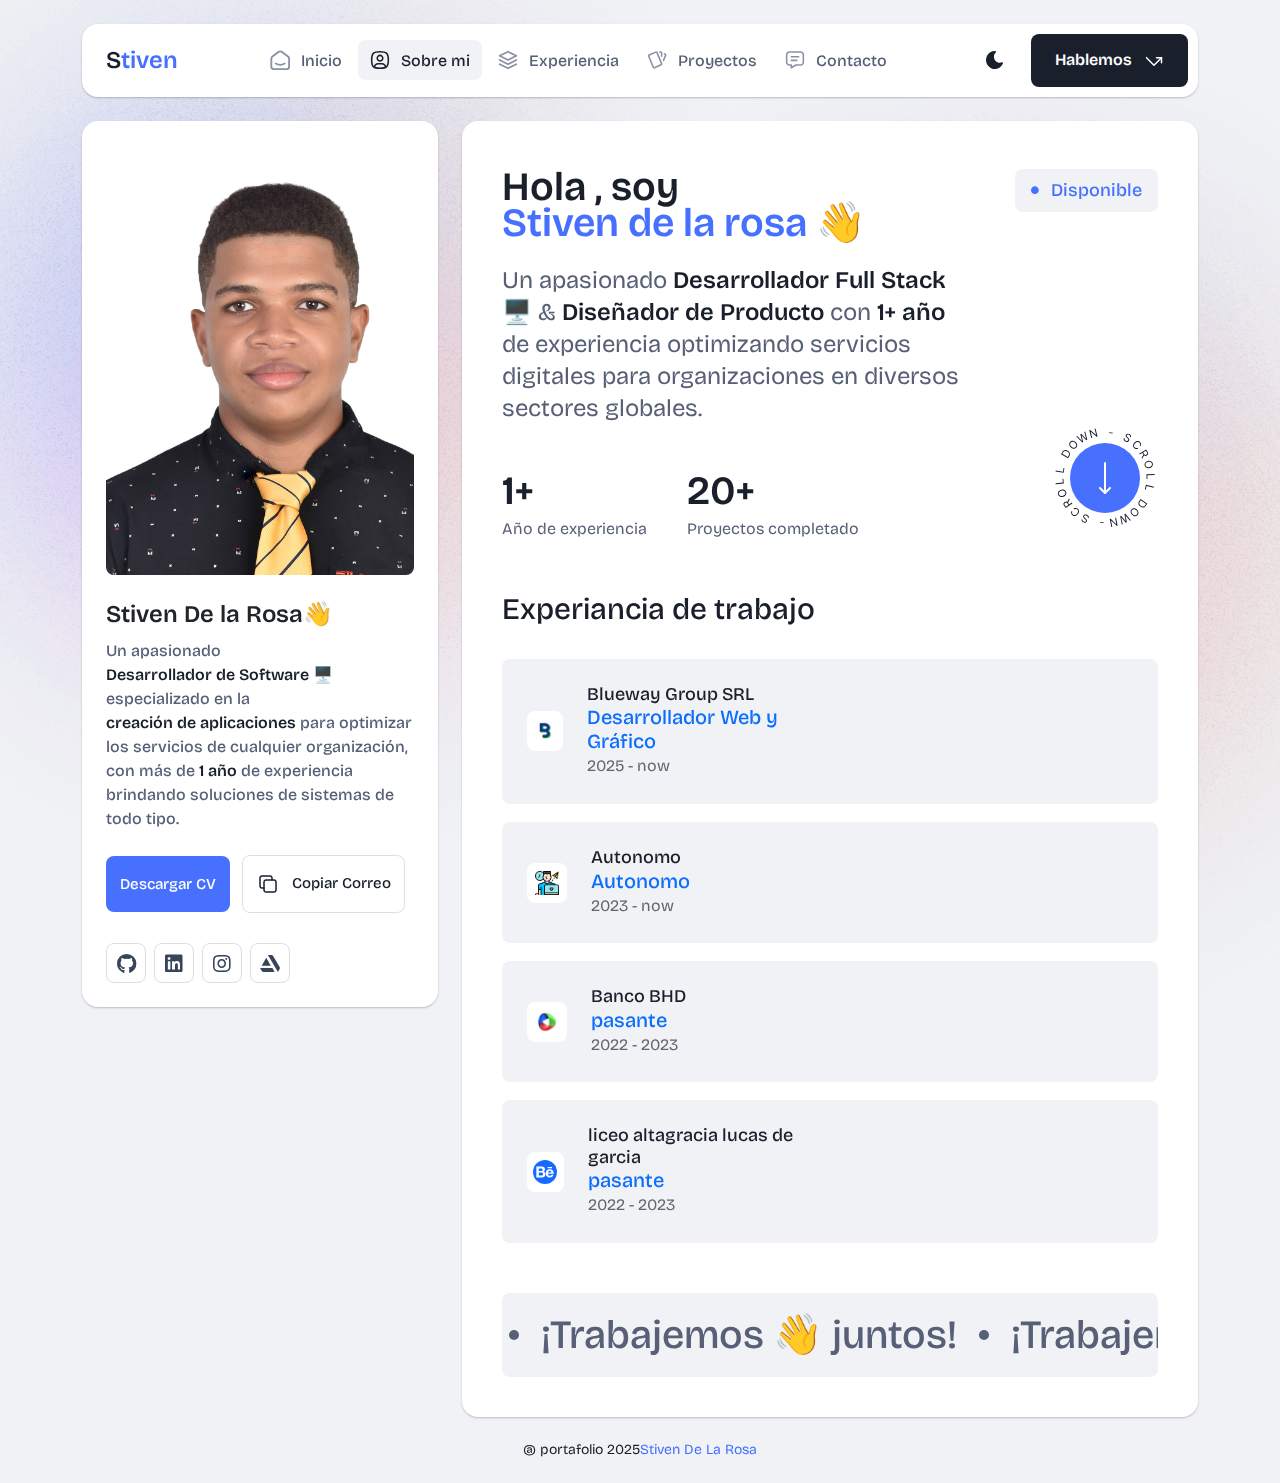
<file: about.html>
<!DOCTYPE html>
<html lang="es">


<!-- Mirrored from marveltheme.com/tf/html/testfolio-html/about.html by HTTrack Website Copier/3.x [XR&CO'2014], Sat, 22 Feb 2025 16:22:51 GMT -->
<head>
  <meta charset="UTF-8">
  <meta http-equiv="X-UA-Compatible" content="IE=edge">
  <title>Stiven R.</title>
  <meta name="description" content="testfolio - Bootstrap Personal Portfolio Template">
  <meta name="viewport" content="width=device-width, initial-scale=1">
  
  <link rel="shortcut icon" type="image/x-icon" href="assets/img/ico.ico">
  <!-- Place favicon.ico in the root directory -->

  <!-- CSS here -->
  <link rel="stylesheet" href="assets/css/bootstrap.min.css">
  <link rel="stylesheet" href="assets/fontawsome/css/all.min.css">
  <link rel="stylesheet" href="assets/fontawsome/css/fontawesome.min.css">
  <link rel="stylesheet" href="assets/css/slick.css">
  <link rel="stylesheet" href="assets/css/magnific-popup.css">
  <link rel="stylesheet" href="assets/css/style.css">
  <link rel="stylesheet" href="assets/css/responsive.css">
</head>

<body>
  <div id="page-content">
    <!-- header part start -->
    <header class="header-area">
      <nav class="navbar">
        <div class="container">
          <div class="menu-container">
            <div class="logo">
              <a class="navbar-brand me-0" href="index.html">
      
                <span>S<span class="primary">tiven</span></span>
              </a>
            </div>
            <div class="navbar-main d-flex flex-grow-1">
              <div class="logo inner-logo d-block d-xl-none">
                <a class="navbar-brand me-0" href="index.html">
      
                  <span>S<span class="primary">tiven</span></span>
                </a>
              </div>
              <ul class="navbar-info mx-auto">
                <li class="nav-item">
                  <a class="nav-link " aria-current="page" href="index.html">
                    <svg class="nav-icon" viewBox="0 0 15 15" fill="none" xmlns="http://www.w3.org/2000/svg">
                      <path
                        d="M13.475 4.92481L9.03083 1.46814C8.64082 1.16473 8.1608 1 7.66667 1C7.17254 1 6.69251 1.16473 6.3025 1.46814L1.8575 4.92481C1.59037 5.13254 1.37424 5.39858 1.22563 5.7026C1.07701 6.00662 0.99984 6.34058 1 6.67897V12.679C1 13.121 1.17559 13.5449 1.48816 13.8575C1.80072 14.17 2.22464 14.3456 2.66667 14.3456H12.6667C13.1087 14.3456 13.5326 14.17 13.8452 13.8575C14.1577 13.5449 14.3333 13.121 14.3333 12.679V6.67897C14.3333 5.99314 14.0167 5.34564 13.475 4.92481Z"
                        stroke-width="1.4" stroke-linecap="round" stroke-linejoin="round" />
                      <path d="M10.9753 10.1665C9.13359 11.2773 6.14859 11.2773 4.30859 10.1665" stroke-width="1.4"
                        stroke-linecap="round" stroke-linejoin="round" />
                    </svg>
                    <span>Inicio</span>
                  </a>
                </li>
                <li class="nav-item">
                  <a class="nav-link active" href="about.html">
                    <svg class="nav-icon" viewBox="0 0 18 18" fill="none" xmlns="http://www.w3.org/2000/svg">
                      <path
                        d="M9 9.8335C9.66304 9.8335 10.2989 9.5701 10.7678 9.10126C11.2366 8.63242 11.5 7.99654 11.5 7.3335C11.5 6.67045 11.2366 6.03457 10.7678 5.56573C10.2989 5.09689 9.66304 4.8335 9 4.8335C8.33696 4.8335 7.70107 5.09689 7.23223 5.56573C6.76339 6.03457 6.5 6.67045 6.5 7.3335C6.5 7.99654 6.76339 8.63242 7.23223 9.10126C7.70107 9.5701 8.33696 9.8335 9 9.8335Z"
                        stroke-width="1.4" stroke-linecap="round" stroke-linejoin="round" />
                      <path d="M9 1.5C15 1.5 16.5 3 16.5 9C16.5 15 15 16.5 9 16.5C3 16.5 1.5 15 1.5 9C1.5 3 3 1.5 9 1.5Z"
                        stroke-width="1.4" stroke-linecap="round" stroke-linejoin="round" />
                      <path
                        d="M4 15.7085V15.6668C4 14.7828 4.35119 13.9349 4.97631 13.3098C5.60143 12.6847 6.44928 12.3335 7.33333 12.3335H10.6667C11.5507 12.3335 12.3986 12.6847 13.0237 13.3098C13.6488 13.9349 14 14.7828 14 15.6668V15.7085"
                        stroke-width="1.4" stroke-linecap="round" stroke-linejoin="round" />
                    </svg>
                    Sobre mi
                  </a>
                </li>
                <li class="nav-item">
                  <a class="nav-link" href="services.html">
                    <svg class="nav-icon" viewBox="0 0 16 16" fill="none" xmlns="http://www.w3.org/2000/svg">
                      <path d="M7.99967 1.3335L1.33301 4.66683L7.99967 8.00016L14.6663 4.66683L7.99967 1.3335Z"
                        stroke-width="1.4" stroke-linecap="round" stroke-linejoin="round" />
                      <path d="M1.33301 8L7.99967 11.3333L14.6663 8" stroke-width="1.4" stroke-linecap="round"
                        stroke-linejoin="round" />
                      <path d="M1.33301 11.3335L7.99967 14.6668L14.6663 11.3335" stroke-width="1.4" stroke-linecap="round"
                        stroke-linejoin="round" />
                    </svg>
                    Experiencia
                  </a>
                </li>
                <li class="nav-item">
                  <a class="nav-link" href="portfolio.html">
                    <svg class="nav-icon" viewBox="0 0 18 17" fill="none" xmlns="http://www.w3.org/2000/svg">
                      <path
                        d="M2.00326 3.99733L7.95159 1.40649C8.04974 1.36442 8.15533 1.34243 8.26212 1.34181C8.3689 1.34119 8.47473 1.36196 8.57337 1.40289C8.67201 1.44382 8.76145 1.50408 8.83642 1.58013C8.9114 1.65617 8.97039 1.74646 9.00992 1.84566L13.1133 11.764C13.1985 11.9651 13.2014 12.1917 13.1213 12.3949C13.0412 12.5982 12.8845 12.7618 12.6849 12.8507L6.73742 15.4415C6.63922 15.4837 6.53356 15.5058 6.42668 15.5065C6.3198 15.5072 6.21387 15.4864 6.11514 15.4455C6.0164 15.4046 5.92688 15.3442 5.85184 15.2681C5.7768 15.192 5.71778 15.1016 5.67826 15.0023L1.57492 5.08316C1.48963 4.88204 1.48673 4.65546 1.56684 4.45222C1.64696 4.24898 1.80367 4.08616 2.00326 3.99733Z"
                        stroke-width="1.4" stroke-linecap="round" stroke-linejoin="round" />
                      <path
                        d="M11.5 1.3335H12.3333C12.5543 1.3335 12.7663 1.42129 12.9226 1.57757C13.0789 1.73385 13.1667 1.94582 13.1667 2.16683V5.0835"
                        stroke-width="1.4" stroke-linecap="round" stroke-linejoin="round" />
                      <path
                        d="M15.6663 3C15.8863 3.09333 16.0997 3.18083 16.3063 3.2625C16.5098 3.34882 16.6706 3.51241 16.7534 3.71729C16.8362 3.92217 16.8343 4.15155 16.748 4.355L14.833 8.83334"
                        stroke-width="1.4" stroke-linecap="round" stroke-linejoin="round" />
                    </svg>
                    Proyectos
                  </a>
                </li>
                <li class="nav-item">
                  <a class="nav-link" href="contact.html">
                    <svg class="nav-icon" viewBox="0 0 18 17" fill="none" xmlns="http://www.w3.org/2000/svg">
                      <path d="M5.66699 5.5H12.3337" stroke-width="1.4" stroke-linecap="round" stroke-linejoin="round" />
                      <path d="M5.66699 8.8335H10.667" stroke-width="1.4" stroke-linecap="round" stroke-linejoin="round" />
                      <path
                        d="M14 1.3335C14.663 1.3335 15.2989 1.59689 15.7678 2.06573C16.2366 2.53457 16.5 3.17045 16.5 3.8335V10.5002C16.5 11.1632 16.2366 11.7991 15.7678 12.2679C15.2989 12.7368 14.663 13.0002 14 13.0002H9.83333L5.66667 15.5002V13.0002H4C3.33696 13.0002 2.70107 12.7368 2.23223 12.2679C1.76339 11.7991 1.5 11.1632 1.5 10.5002V3.8335C1.5 3.17045 1.76339 2.53457 2.23223 2.06573C2.70107 1.59689 3.33696 1.3335 4 1.3335H14Z"
                        stroke-width="1.4" stroke-linecap="round" stroke-linejoin="round" />
                    </svg>
                    Contacto
                  </a>
                </li>
              </ul>
              <div class="header-right-info d-flex align-items-center">
                <button class="theme-control-btn">
                  <span class="dark">
                    <svg width="24" height="24" viewBox="0 0 24 24" fill="none" xmlns="http://www.w3.org/2000/svg">
                      <path
                        d="M11.8005 3C10.207 3.0003 8.64356 3.44286 7.27683 4.28049C5.91011 5.11811 4.79139 6.31937 4.04002 7.75612C3.28865 9.19288 2.93281 10.8112 3.01046 12.4386C3.08811 14.0659 3.59633 15.6411 4.48091 16.9963C5.3655 18.3514 6.59326 19.4356 8.03324 20.1333C9.47322 20.8309 11.0714 21.1157 12.6573 20.9574C14.2432 20.7991 15.7573 20.2036 17.0381 19.2344C18.319 18.2652 19.3185 16.9587 19.9301 15.4542C20.2302 14.7162 19.5111 13.9746 18.7875 14.2752C17.5475 14.7888 16.1706 14.8418 14.8963 14.425C13.622 14.0082 12.5308 13.1479 11.8126 11.9937C11.0943 10.8396 10.7943 9.4645 10.9648 8.10764C11.1353 6.75077 11.7655 5.49792 12.7458 4.5669L12.8136 4.4949C13.2986 3.9279 12.913 3.0072 12.1464 3.0072H11.9122L11.8524 3.0018L11.7996 3H11.8005Z"
                        fill="#1A1F2C" />
                    </svg>
                    <small class="theme-text d-block d-xl-none">Change appearance</small>
                  </span>
                  <span class="light">
                    <svg width="24" height="24" viewBox="0 0 24 24" fill="none" xmlns="http://www.w3.org/2000/svg">
                      <path
                        d="M12 19C12.2449 19 12.4813 19.09 12.6644 19.2527C12.8474 19.4155 12.9643 19.6397 12.993 19.883L13 20V21C12.9997 21.2549 12.9021 21.5 12.7272 21.6854C12.5522 21.8707 12.313 21.9822 12.0586 21.9972C11.8042 22.0121 11.5536 21.9293 11.3582 21.7657C11.1627 21.6021 11.0371 21.3701 11.007 21.117L11 21V20C11 19.7348 11.1054 19.4804 11.2929 19.2929C11.4804 19.1054 11.7348 19 12 19Z"
                        fill="#FD7E41" />
                      <path
                        d="M18.3127 16.9099L18.4067 16.9929L19.1067 17.6929C19.2861 17.8729 19.3902 18.1144 19.398 18.3683C19.4057 18.6223 19.3165 18.8697 19.1485 19.0602C18.9804 19.2508 18.7462 19.3702 18.4933 19.3943C18.2403 19.4184 17.9877 19.3454 17.7867 19.1899L17.6927 19.1069L16.9927 18.4069C16.8202 18.2347 16.7165 18.0053 16.7012 17.7619C16.6859 17.5186 16.76 17.278 16.9097 17.0855C17.0593 16.893 17.2741 16.7618 17.5137 16.7166C17.7533 16.6713 18.0012 16.7152 18.2107 16.8399L18.3127 16.9099Z"
                        fill="#FD7E41" />
                      <path
                        d="M7.00747 16.993C7.17965 17.1652 7.28308 17.3943 7.29836 17.6373C7.31364 17.8803 7.23972 18.1206 7.09047 18.313L7.00747 18.407L6.30747 19.107C6.12751 19.2863 5.88604 19.3905 5.63209 19.3982C5.37814 19.406 5.13076 19.3168 4.94019 19.1487C4.74963 18.9807 4.63017 18.7464 4.60607 18.4935C4.58198 18.2406 4.65506 17.988 4.81047 17.787L4.89347 17.693L5.59347 16.993C5.781 16.8055 6.03531 16.7002 6.30047 16.7002C6.56563 16.7002 6.81994 16.8055 7.00747 16.993Z"
                        fill="#FD7E41" />
                      <path
                        d="M3.99987 11C4.25475 11.0003 4.4999 11.0979 4.68524 11.2728C4.87057 11.4478 4.9821 11.687 4.99704 11.9414C5.01198 12.1958 4.92919 12.4464 4.7656 12.6418C4.60201 12.8373 4.36996 12.9629 4.11687 12.993L3.99987 13H2.99987C2.74499 12.9997 2.49984 12.9021 2.3145 12.7272C2.12916 12.5522 2.01763 12.313 2.0027 12.0586C1.98776 11.8042 2.07054 11.5536 2.23413 11.3582C2.39772 11.1627 2.62977 11.0371 2.88287 11.007L2.99987 11H3.99987Z"
                        fill="#FD7E41" />
                      <path
                        d="M20.9999 11C21.2547 11.0003 21.4999 11.0979 21.6852 11.2728C21.8706 11.4478 21.9821 11.687 21.997 11.9414C22.012 12.1958 21.9292 12.4464 21.7656 12.6418C21.602 12.8373 21.37 12.9629 21.1169 12.993L20.9999 13H19.9999C19.745 12.9997 19.4998 12.9021 19.3145 12.7272C19.1292 12.5522 19.0176 12.313 19.0027 12.0586C18.9878 11.8042 19.0705 11.5536 19.2341 11.3582C19.3977 11.1627 19.6298 11.0371 19.8829 11.007L19.9999 11H20.9999Z"
                        fill="#FD7E41" />
                      <path
                        d="M6.21264 4.80985L6.30664 4.89285L7.00664 5.59285C7.18599 5.77281 7.29011 6.01429 7.29787 6.26824C7.30562 6.52219 7.21642 6.76957 7.04839 6.96013C6.88036 7.1507 6.64609 7.27016 6.39316 7.29425C6.14024 7.31834 5.88763 7.24526 5.68664 7.08985L5.59264 7.00685L4.89264 6.30685C4.72073 6.13453 4.61757 5.90543 4.6025 5.66248C4.58744 5.41954 4.6615 5.17945 4.8108 4.98721C4.9601 4.79497 5.1744 4.66378 5.41351 4.61824C5.65262 4.57271 5.90013 4.61594 6.10964 4.73985L6.21264 4.80985Z"
                        fill="#FD7E41" />
                      <path
                        d="M19.1071 4.89288C19.2793 5.06508 19.3827 5.29418 19.398 5.5372C19.4132 5.78023 19.3393 6.02048 19.1901 6.21288L19.1071 6.30688L18.4071 7.00688C18.2271 7.18623 17.9856 7.29036 17.7317 7.29811C17.4777 7.30587 17.2304 7.21667 17.0398 7.04864C16.8492 6.8806 16.7298 6.64633 16.7057 6.39341C16.6816 6.14049 16.7547 5.88788 16.9101 5.68688L16.9931 5.59288L17.6931 4.89288C17.8806 4.70541 18.1349 4.6001 18.4001 4.6001C18.6652 4.6001 18.9196 4.70541 19.1071 4.89288Z"
                        fill="#FD7E41" />
                      <path
                        d="M12 2C12.2449 2.00003 12.4813 2.08996 12.6644 2.25272C12.8474 2.41547 12.9643 2.63975 12.993 2.883L13 3V4C12.9997 4.25488 12.9021 4.50003 12.7272 4.68537C12.5522 4.8707 12.313 4.98223 12.0586 4.99717C11.8042 5.01211 11.5536 4.92933 11.3582 4.76573C11.1627 4.60214 11.0371 4.3701 11.007 4.117L11 4V3C11 2.73478 11.1054 2.48043 11.2929 2.29289C11.4804 2.10536 11.7348 2 12 2Z"
                        fill="#FD7E41" />
                      <path
                        d="M12 7C12.9797 6.99994 13.9378 7.28769 14.7553 7.8275C15.5729 8.36731 16.2138 9.1354 16.5986 10.0364C16.9833 10.9373 17.0949 11.9315 16.9195 12.8953C16.7441 13.8592 16.2893 14.7502 15.6118 15.4579C14.9343 16.1655 14.0638 16.6585 13.1085 16.8756C12.1532 17.0928 11.1552 17.0245 10.2383 16.6793C9.3215 16.334 8.52629 15.7271 7.95146 14.9338C7.37663 14.1405 7.04752 13.1958 7.005 12.217L7 12L7.005 11.783C7.06092 10.4958 7.61161 9.27978 8.54222 8.38866C9.47284 7.49754 10.7115 7.00007 12 7Z"
                        fill="#FD7E41" />
                    </svg>
                    <small class="theme-text d-block d-xl-none">Cambiar apariencia</small>
                  </span>
                </button>
                <a href="contact.html" class="lets-talk-btn">
                  Hablemos
                  <svg class="icon" width="20" height="20" viewBox="0 0 20 20" fill="none" xmlns="http://www.w3.org/2000/svg">
                    <path d="M17.5 11.6665V6.6665H12.5" stroke="white" stroke-width="1.5" stroke-linecap="round"
                      stroke-linejoin="round" />
                    <path d="M17.5 6.6665L10 14.1665L2.5 6.6665" stroke="white" stroke-width="1.5" stroke-linecap="round"
                      stroke-linejoin="round" />
                  </svg>
                </a>
              </div>
            </div>
            <div class="mobile-menu-overlay d-block d-lg-none"></div>
            <div class="mobile-menu-control-bar d-block d-xl-none">
              <button class="mobile-menu-control-bar">
                <i class="fas fa-bars"></i>
              </button>
            </div>
          </div>
        </div>
      </nav>
    </header>
    <!-- header part end -->

    <!-- main area part start -->
    <main>

      <section class="content-box-area mt-4">
        <div class="container">
          <div class="row g-4">
    <div class="col-xl-4">
      <div class="card profile-card">
        <div class="card-body">
          <div class="image text-center">
            <img src="assets/img/images/Stiven De La Rosa 402-5132999-7.JPG" alt="profile">
          </div>
          <div class="text">
            <h3 class="card-title">Stiven De la Rosa👋</h3>
            <p>Un apasionado <span>Desarrollador de Software</span> 🖥️ especializado en la <span>creación de
                aplicaciones</span>
              para optimizar los servicios de cualquier organización, con más de <span>1 año</span> de
              experiencia brindando
              soluciones de sistemas de todo tipo.</p>
    
            <div class="common-button-groups">
              <a class="btn btn-call" href="assets/doc/StivenDeLaRosa_Dev_CV.pdf" download="StivenDeLaRosa_Dev_CV.pdf">
                Descargar CV
              </a>
              <button class="btn btn-copy" data-clipboard-text="stiven.dlrbrito@gmail.com">
                <svg class="icon" width="24" height="24" viewBox="0 0 24 24" fill="none" xmlns="http://www.w3.org/2000/svg">
                  <path
                    d="M8 10C8 9.46957 8.21071 8.96086 8.58579 8.58579C8.96086 8.21071 9.46957 8 10 8H18C18.5304 8 19.0391 8.21071 19.4142 8.58579C19.7893 8.96086 20 9.46957 20 10V18C20 18.5304 19.7893 19.0391 19.4142 19.4142C19.0391 19.7893 18.5304 20 18 20H10C9.46957 20 8.96086 19.7893 8.58579 19.4142C8.21071 19.0391 8 18.5304 8 18V10Z"
                    stroke-width="1.5" stroke-linecap="round" stroke-linejoin="round" />
                  <path
                    d="M16 8V6C16 5.46957 15.7893 4.96086 15.4142 4.58579C15.0391 4.21071 14.5304 4 14 4H6C5.46957 4 4.96086 4.21071 4.58579 4.58579C4.21071 4.96086 4 5.46957 4 6V14C4 14.5304 4.21071 15.0391 4.58579 15.4142C4.96086 15.7893 5.46957 16 6 16H8"
                    stroke-width="1.5" stroke-linecap="round" stroke-linejoin="round" />
                </svg>
                Copiar Correo
              </button>
            </div>
            <div class="social-media-icon">
              <ul class="list-unstyled">
                <li><a href="https://github.com/codestiven"><i class="fab fa-github"></i></a></li>
                <li><a href="https://www.linkedin.com/in/stiven-de-la-rosa-brito/"><i class="fab fa-linkedin"></i></a></li>
                <li><a href="https://www.instagram.com/stiven_design"><i class="fab fa-instagram"></i></a></li>
                <li><a href="https://codestiven.artstation.com/"><i class="fab fa-artstation"></i></a></li>
              </ul>
            </div>
          </div>
        </div>
      </div>
    </div>
            <div class="col-xl-8">
              <div class="card content-box-card">
                <div class="card-body">
                  <div class="top-info">
                <div class="text">
                  <h1 class="main-title">Hola , soy <span>Stiven de la rosa</span> 👋</h1>
                  <p>Un apasionado <b>Desarrollador Full Stack</b> 🖥️ & <b>Diseñador de Producto</b> con
                    <b>1+ año</b> de experiencia optimizando servicios digitales para organizaciones en diversos sectores globales.
                  </p>
                </div>
                    <div class="available-btn">
                      <span><i class="fas fa-circle"></i> Disponible</span>
                    </div>
                  </div>
                  <div class="counter-area">
                    <div class="counter">
                      <div class="counter-item">
                        <h3 class="number">1+</h3>
                        <p class="subtitle">Año de experiencia</p>
                      </div>
                      <div class="counter-item">
                        <h3 class="number">20+</h3>
                        <p class="subtitle">Proyectos completado
                        </p>
                      </div>
                 
                    </div>
                    <div class="circle-area">
                      <div class="circle-text">
                        <img class="circle-image" src="assets/img/about-us/circle-text.svg" alt="circle-text">
                        <img class="circle-image circle-image-light d-none"
                          src="assets/img/about-us/circle-text-light.svg" alt="circle-text">
                        <span class="arrow-down">
                          <svg width="40" height="40" viewBox="0 0 40 40" fill="none"
                            xmlns="http://www.w3.org/2000/svg">
                            <path d="M20 5V35" stroke="white" stroke-width="2" stroke-linecap="round"
                              stroke-linejoin="round" />
                            <path d="M15 30L20 35L25 30" stroke="white" stroke-width="2" stroke-linecap="round"
                              stroke-linejoin="round" />
                          </svg>
                        </span>
                      </div>
                    </div>
                  </div>


              <div class="awards-recognitions">
                <h2 class="main-common-title">Experiancia de trabajo
                </h2>
                <div class="awards-recognitions-main">
                  <ul class="list-unstyled">
                    <li>
                      <a href="#" class="d-block w-100">
                        <div class="awards-item">
                          <div class="award-name">
                            <div class="icon">
                              <img src="assets/img/works/bluwey.jpeg" alt="adobe">
                            </div>
                            <div class="text">
                              <h4 class="title">Blueway Group SRL</h4>
                              <h5>Desarrollador Web y Gráfico</h5>
                              <p class="year">2025 - now</p>
                            </div>
                          </div>
                        </div>
                      </a>
                    </li>
                    <li>
                      <a href="#" class="d-block w-100">
                        <div class="awards-item">
                          <div class="award-name">
                            <div class="icon">
                              <img src="assets/img/works/freelance.png" alt="dribbble">
                            </div>
                            <div class="text">
                              <h4 class="title">Autonomo</h4>
                              <h5>Autonomo</h5>
                              <p class="year">2023 - now</p>
                            </div>
                          </div>
                        </div>
                      </a>
                    </li>
                    <li>
                      <a href="#" class="d-block w-100">
                        <div class="awards-item">
                          <div class="award-name">
                            <div class="icon">
                              <img src="assets/img/works/bancobhd_logo.jpeg" alt="awwwards">
                            </div>
                            <div class="text">
                              <h4 class="title">Banco BHD</h4>
                              <h5>pasante</h5>
                              <p class="year">2022 - 2023</p>
                            </div>
                          </div>
                        </div>
                      </a>
                    </li>
                    <li>
                      <a href="#" class="d-block w-100">
                        <div class="awards-item">
                          <div class="award-name">
                            <div class="icon">
                              <img src="assets/img/icons/behance.svg" alt="behance">
                            </div>
                            <div class="text">
                              <h4 class="title">liceo altagracia lucas de garcia</h4>
                              <h5>pasante</h5>
                              <p class="year">2022 - 2023</p>
                            </div>
                          </div>
                        </div>
                      </a>
                    </li>
                  </ul>
                </div>
              </div>

                  <div class="work-together-slider">
                  <div class="slider-main d-flex gap-4 align-items-center">
                    <div class="slider-item">
                      <a href="contact.html">¡Trabajemos 👋 juntos!</a>
                      <a href="contact.html">¡Trabajemos 👋 juntos!</a>
                    </div>
                    <div class="slider-item">
                      <a href="contact.html">¡Trabajemos 👋 juntos!</a>
                      <a href="contact.html">¡Trabajemos 👋 juntos!</a>
                    </div>
                  </div>
                  </div>
                </div>
              </div>
            </div>
          </div>
        </div>
      </section>

      <!-- background shape area start -->
      <div class="background-shapes">
        <div class="shape-1 common-shape">
          <img src="assets/img/bg/banner-shape-1.png" alt="banner-shape-1">
        </div>
        <div class="shape-2 common-shape">
          <img src="assets/img/bg/banner-shape-1.png" alt="banner-shape-1">
        </div>
        <div class="threed-shape-1 move-with-cursor" data-value="1">
          <img src="assets/img/bg/object-3d-1.png" alt="object-3d-1">
        </div>
        <div class="threed-shape-2 move-with-cursor" data-value="1">
          <img src="assets/img/bg/object-3d-2.png" alt="object-3d-2">
        </div>
      </div>
      <!-- background shape area end -->
    </main>
    <!-- main area part end -->

    <!-- footer part start -->
    <footer class="footer-area">
      <div class="container">
        <div class="text text-center">
          <p>@ portafolio 2025<a href="#">Stiven De La Rosa </a></p>
        </div>
      </div>
    </footer>
    <!-- footer part end -->
  </div>
  <!-- JS here -->
  <script src="assets/js/vendor/jquery-3.6.0.min.js"></script>
  <script src="assets/js/bootstrap.bundle.min.js"></script>
  <script src="assets/js/jquery.magnific-popup.min.js"></script>
  <script src="assets/js/ajax-form.js"></script>
  <script src="assets/js/clipboard.min.js"></script>
  <script src="assets/js/slick.min.js"></script>
  <script src="assets/js/script.js"></script>
</body>



<!-- Mirrored from marveltheme.com/tf/html/testfolio-html/about.html by HTTrack Website Copier/3.x [XR&CO'2014], Sat, 22 Feb 2025 16:23:06 GMT -->
</html>
</file>
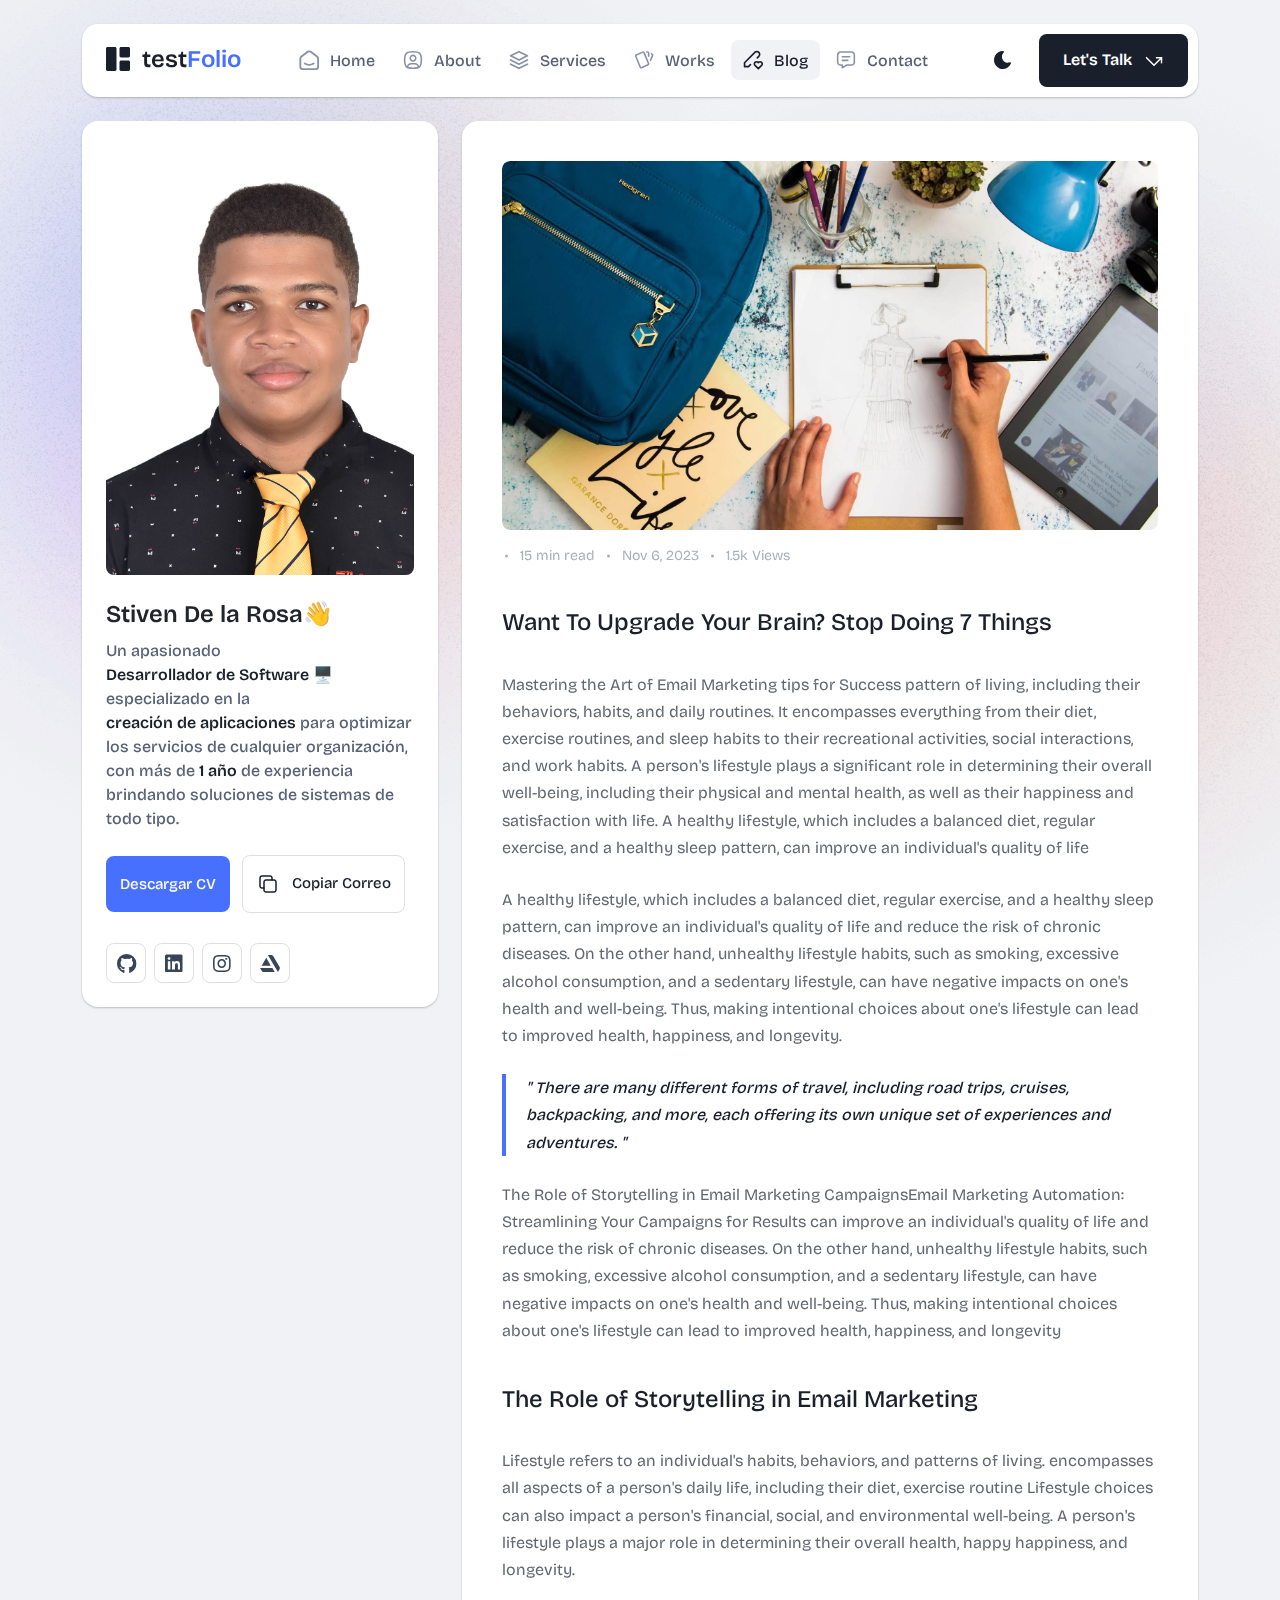
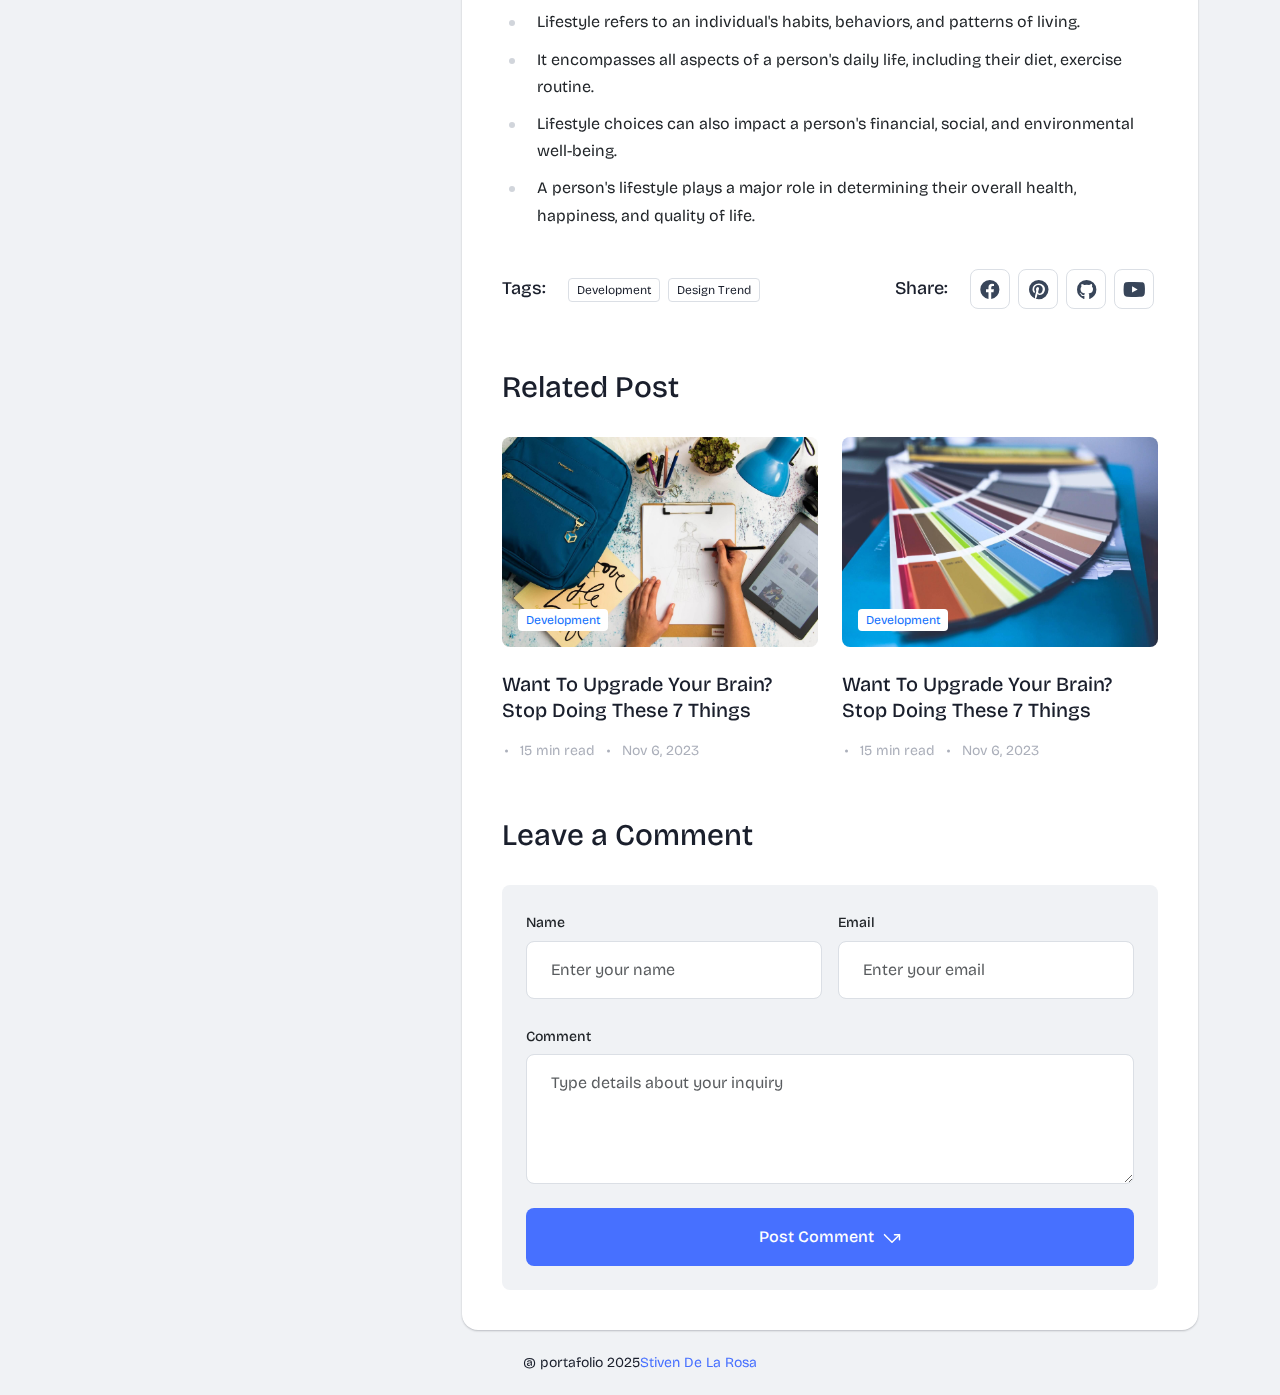
<file: article.html>
<!DOCTYPE html>
<html lang="es">


<!-- Mirrored from marveltheme.com/tf/html/testfolio-html/article.html by HTTrack Website Copier/3.x [XR&CO'2014], Sat, 22 Feb 2025 16:23:23 GMT -->
<head>
  <meta charset="UTF-8">
  <meta http-equiv="X-UA-Compatible" content="IE=edge">
  <title>testfolio - Bootstrap Personal Portfolio Template</title>
  <meta name="description" content="testfolio - Bootstrap Personal Portfolio Template">
  <meta name="viewport" content="width=device-width, initial-scale=1">

  <link rel="shortcut icon" type="image/x-icon" href="assets/img/favicon.svg">
  <!-- Place favicon.ico in the root directory -->

  <!-- CSS here -->
  <link rel="stylesheet" href="assets/css/bootstrap.min.css">
  <link rel="stylesheet" href="assets/fontawsome/css/all.min.css">
  <link rel="stylesheet" href="assets/fontawsome/css/fontawesome.min.css">
  <link rel="stylesheet" href="assets/css/slick.css">
  <link rel="stylesheet" href="assets/css/magnific-popup.css">
  <link rel="stylesheet" href="assets/css/style.css">
  <link rel="stylesheet" href="assets/css/responsive.css">
</head>

<body>
  <div id="page-content">
    <!-- header part start -->
    <header class="header-area">
      <nav class="navbar">
        <div class="container">
          <div class="menu-container">
            <div class="logo">
              <a class="navbar-brand me-0" href="index.html">
                <svg width="24" height="24" viewBox="0 0 24 24" fill="none" xmlns="http://www.w3.org/2000/svg">
                  <path
                    d="M0 1.5C0 1.10218 0.158035 0.720644 0.43934 0.43934C0.720644 0.158035 1.10218 0 1.5 0L9 0C9.39782 0 9.77936 0.158035 10.0607 0.43934C10.342 0.720644 10.5 1.10218 10.5 1.5V22.5C10.5 22.8978 10.342 23.2794 10.0607 23.5607C9.77936 23.842 9.39782 24 9 24H1.5C1.10218 24 0.720644 23.842 0.43934 23.5607C0.158035 23.2794 0 22.8978 0 22.5V1.5ZM13.5 1.5C13.5 1.10218 13.658 0.720644 13.9393 0.43934C14.2206 0.158035 14.6022 0 15 0L22.5 0C22.8978 0 23.2794 0.158035 23.5607 0.43934C23.842 0.720644 24 1.10218 24 1.5V9C24 9.39782 23.842 9.77936 23.5607 10.0607C23.2794 10.342 22.8978 10.5 22.5 10.5H15C14.6022 10.5 14.2206 10.342 13.9393 10.0607C13.658 9.77936 13.5 9.39782 13.5 9V1.5ZM13.5 15C13.5 14.6022 13.658 14.2206 13.9393 13.9393C14.2206 13.658 14.6022 13.5 15 13.5H22.5C22.8978 13.5 23.2794 13.658 23.5607 13.9393C23.842 14.2206 24 14.6022 24 15V22.5C24 22.8978 23.842 23.2794 23.5607 23.5607C23.2794 23.842 22.8978 24 22.5 24H15C14.6022 24 14.2206 23.842 13.9393 23.5607C13.658 23.2794 13.5 22.8978 13.5 22.5V15Z"
                    class="logo-icon" />
                </svg>
                <span>test<span class="primary">Folio</span></span>
              </a>
            </div>
            <div class="navbar-main d-flex flex-grow-1">
              <div class="logo inner-logo d-block d-xl-none">
                <a class="navbar-brand me-0" href="index.html">
                  <svg width="24" height="24" viewBox="0 0 24 24" fill="none" xmlns="http://www.w3.org/2000/svg">
                    <path
                      d="M0 1.5C0 1.10218 0.158035 0.720644 0.43934 0.43934C0.720644 0.158035 1.10218 0 1.5 0L9 0C9.39782 0 9.77936 0.158035 10.0607 0.43934C10.342 0.720644 10.5 1.10218 10.5 1.5V22.5C10.5 22.8978 10.342 23.2794 10.0607 23.5607C9.77936 23.842 9.39782 24 9 24H1.5C1.10218 24 0.720644 23.842 0.43934 23.5607C0.158035 23.2794 0 22.8978 0 22.5V1.5ZM13.5 1.5C13.5 1.10218 13.658 0.720644 13.9393 0.43934C14.2206 0.158035 14.6022 0 15 0L22.5 0C22.8978 0 23.2794 0.158035 23.5607 0.43934C23.842 0.720644 24 1.10218 24 1.5V9C24 9.39782 23.842 9.77936 23.5607 10.0607C23.2794 10.342 22.8978 10.5 22.5 10.5H15C14.6022 10.5 14.2206 10.342 13.9393 10.0607C13.658 9.77936 13.5 9.39782 13.5 9V1.5ZM13.5 15C13.5 14.6022 13.658 14.2206 13.9393 13.9393C14.2206 13.658 14.6022 13.5 15 13.5H22.5C22.8978 13.5 23.2794 13.658 23.5607 13.9393C23.842 14.2206 24 14.6022 24 15V22.5C24 22.8978 23.842 23.2794 23.5607 23.5607C23.2794 23.842 22.8978 24 22.5 24H15C14.6022 24 14.2206 23.842 13.9393 23.5607C13.658 23.2794 13.5 22.8978 13.5 22.5V15Z"
                      class="logo-icon" />
                  </svg>
                  <span>test<span class="primary">Folio</span></span>
                </a>
              </div>
              <ul class="navbar-info mx-auto">
                <li class="nav-item">
                  <a class="nav-link" aria-current="page" href="index.html">
                    <svg class="nav-icon" viewBox="0 0 15 15" fill="none" xmlns="http://www.w3.org/2000/svg">
                      <path
                        d="M13.475 4.92481L9.03083 1.46814C8.64082 1.16473 8.1608 1 7.66667 1C7.17254 1 6.69251 1.16473 6.3025 1.46814L1.8575 4.92481C1.59037 5.13254 1.37424 5.39858 1.22563 5.7026C1.07701 6.00662 0.99984 6.34058 1 6.67897V12.679C1 13.121 1.17559 13.5449 1.48816 13.8575C1.80072 14.17 2.22464 14.3456 2.66667 14.3456H12.6667C13.1087 14.3456 13.5326 14.17 13.8452 13.8575C14.1577 13.5449 14.3333 13.121 14.3333 12.679V6.67897C14.3333 5.99314 14.0167 5.34564 13.475 4.92481Z"
                        stroke-width="1.4" stroke-linecap="round" stroke-linejoin="round" />
                      <path d="M10.9753 10.1665C9.13359 11.2773 6.14859 11.2773 4.30859 10.1665" stroke-width="1.4"
                        stroke-linecap="round" stroke-linejoin="round" />
                    </svg>

                    <span>Home</span>
                  </a>
                </li>
                <li class="nav-item">
                  <a class="nav-link" href="about.html">
                    <svg class="nav-icon" viewBox="0 0 18 18" fill="none" xmlns="http://www.w3.org/2000/svg">
                      <path
                        d="M9 9.8335C9.66304 9.8335 10.2989 9.5701 10.7678 9.10126C11.2366 8.63242 11.5 7.99654 11.5 7.3335C11.5 6.67045 11.2366 6.03457 10.7678 5.56573C10.2989 5.09689 9.66304 4.8335 9 4.8335C8.33696 4.8335 7.70107 5.09689 7.23223 5.56573C6.76339 6.03457 6.5 6.67045 6.5 7.3335C6.5 7.99654 6.76339 8.63242 7.23223 9.10126C7.70107 9.5701 8.33696 9.8335 9 9.8335Z"
                        stroke-width="1.4" stroke-linecap="round" stroke-linejoin="round" />
                      <path
                        d="M9 1.5C15 1.5 16.5 3 16.5 9C16.5 15 15 16.5 9 16.5C3 16.5 1.5 15 1.5 9C1.5 3 3 1.5 9 1.5Z"
                        stroke-width="1.4" stroke-linecap="round" stroke-linejoin="round" />
                      <path
                        d="M4 15.7085V15.6668C4 14.7828 4.35119 13.9349 4.97631 13.3098C5.60143 12.6847 6.44928 12.3335 7.33333 12.3335H10.6667C11.5507 12.3335 12.3986 12.6847 13.0237 13.3098C13.6488 13.9349 14 14.7828 14 15.6668V15.7085"
                        stroke-width="1.4" stroke-linecap="round" stroke-linejoin="round" />
                    </svg>
                    About
                  </a>
                </li>
                <li class="nav-item">
                  <a class="nav-link" href="services.html">
                    <svg class="nav-icon" viewBox="0 0 16 16" fill="none" xmlns="http://www.w3.org/2000/svg">
                      <path d="M7.99967 1.3335L1.33301 4.66683L7.99967 8.00016L14.6663 4.66683L7.99967 1.3335Z"
                        stroke-width="1.4" stroke-linecap="round" stroke-linejoin="round" />
                      <path d="M1.33301 8L7.99967 11.3333L14.6663 8" stroke-width="1.4" stroke-linecap="round"
                        stroke-linejoin="round" />
                      <path d="M1.33301 11.3335L7.99967 14.6668L14.6663 11.3335" stroke-width="1.4"
                        stroke-linecap="round" stroke-linejoin="round" />
                    </svg>
                    Services
                  </a>
                </li>
                <li class="nav-item">
                  <a class="nav-link" href="portfolio.html">
                    <svg class="nav-icon" viewBox="0 0 18 17" fill="none" xmlns="http://www.w3.org/2000/svg">
                      <path
                        d="M2.00326 3.99733L7.95159 1.40649C8.04974 1.36442 8.15533 1.34243 8.26212 1.34181C8.3689 1.34119 8.47473 1.36196 8.57337 1.40289C8.67201 1.44382 8.76145 1.50408 8.83642 1.58013C8.9114 1.65617 8.97039 1.74646 9.00992 1.84566L13.1133 11.764C13.1985 11.9651 13.2014 12.1917 13.1213 12.3949C13.0412 12.5982 12.8845 12.7618 12.6849 12.8507L6.73742 15.4415C6.63922 15.4837 6.53356 15.5058 6.42668 15.5065C6.3198 15.5072 6.21387 15.4864 6.11514 15.4455C6.0164 15.4046 5.92688 15.3442 5.85184 15.2681C5.7768 15.192 5.71778 15.1016 5.67826 15.0023L1.57492 5.08316C1.48963 4.88204 1.48673 4.65546 1.56684 4.45222C1.64696 4.24898 1.80367 4.08616 2.00326 3.99733Z"
                        stroke-width="1.4" stroke-linecap="round" stroke-linejoin="round" />
                      <path
                        d="M11.5 1.3335H12.3333C12.5543 1.3335 12.7663 1.42129 12.9226 1.57757C13.0789 1.73385 13.1667 1.94582 13.1667 2.16683V5.0835"
                        stroke-width="1.4" stroke-linecap="round" stroke-linejoin="round" />
                      <path
                        d="M15.6663 3C15.8863 3.09333 16.0997 3.18083 16.3063 3.2625C16.5098 3.34882 16.6706 3.51241 16.7534 3.71729C16.8362 3.92217 16.8343 4.15155 16.748 4.355L14.833 8.83334"
                        stroke-width="1.4" stroke-linecap="round" stroke-linejoin="round" />
                    </svg>
                    Works
                  </a>
                </li>
                <li class="nav-item">
                  <a class="nav-link active" href="blog.html">
                    <svg class="nav-icon" viewBox="0 0 17 16" fill="none" xmlns="http://www.w3.org/2000/svg">
                      <path
                        d="M12.1663 6.16676L13.4163 4.91676C13.6352 4.69789 13.8088 4.43805 13.9273 4.15208C14.0457 3.86612 14.1067 3.55962 14.1067 3.25009C14.1067 2.94056 14.0457 2.63406 13.9273 2.3481C13.8088 2.06213 13.6352 1.80229 13.4163 1.58342C13.1975 1.36455 12.9376 1.19094 12.6517 1.07248C12.3657 0.954033 12.0592 0.893066 11.7497 0.893066C11.4401 0.893066 11.1336 0.954033 10.8477 1.07248C10.5617 1.19094 10.3019 1.36455 10.083 1.58342L1.33301 10.3334V13.6668H4.66634L6.33301 12.0001"
                        stroke-width="1.4" stroke-linecap="round" stroke-linejoin="round" />
                      <path
                        d="M13.0004 15.3335L15.7921 12.5968C15.9633 12.4307 16.0995 12.232 16.1926 12.0124C16.2857 11.7927 16.3339 11.5567 16.3343 11.3181C16.3347 11.0796 16.2873 10.8434 16.1948 10.6235C16.1024 10.4035 15.9669 10.2044 15.7963 10.0377C15.448 9.69712 14.9806 9.50602 14.4935 9.50509C14.0065 9.50415 13.5383 9.69346 13.1888 10.0327L13.0021 10.216L12.8163 10.0327C12.4681 9.69237 12.0008 9.50143 11.5139 9.50049C11.0271 9.49956 10.5591 9.68871 10.2096 10.0277C10.0383 10.1937 9.9021 10.3924 9.80891 10.612C9.71572 10.8316 9.66746 11.0677 9.667 11.3062C9.66653 11.5447 9.71386 11.781 9.80619 12.0009C9.89853 12.2209 10.034 12.4201 10.2046 12.5868L13.0004 15.3335Z"
                        stroke-width="1.4" stroke-linecap="round" stroke-linejoin="round" />
                    </svg>
                    Blog
                  </a>
                </li>
                <li class="nav-item">
                  <a class="nav-link" href="contact.html">
                    <svg class="nav-icon" viewBox="0 0 18 17" fill="none" xmlns="http://www.w3.org/2000/svg">
                      <path d="M5.66699 5.5H12.3337" stroke-width="1.4" stroke-linecap="round"
                        stroke-linejoin="round" />
                      <path d="M5.66699 8.8335H10.667" stroke-width="1.4" stroke-linecap="round"
                        stroke-linejoin="round" />
                      <path
                        d="M14 1.3335C14.663 1.3335 15.2989 1.59689 15.7678 2.06573C16.2366 2.53457 16.5 3.17045 16.5 3.8335V10.5002C16.5 11.1632 16.2366 11.7991 15.7678 12.2679C15.2989 12.7368 14.663 13.0002 14 13.0002H9.83333L5.66667 15.5002V13.0002H4C3.33696 13.0002 2.70107 12.7368 2.23223 12.2679C1.76339 11.7991 1.5 11.1632 1.5 10.5002V3.8335C1.5 3.17045 1.76339 2.53457 2.23223 2.06573C2.70107 1.59689 3.33696 1.3335 4 1.3335H14Z"
                        stroke-width="1.4" stroke-linecap="round" stroke-linejoin="round" />
                    </svg>
                    Contact
                  </a>
                </li>
              </ul>
              <div class="header-right-info d-flex align-items-center">
                <button class="theme-control-btn">
                  <span class="dark">
                    <svg width="24" height="24" viewBox="0 0 24 24" fill="none" xmlns="http://www.w3.org/2000/svg">
                      <path
                        d="M11.8005 3C10.207 3.0003 8.64356 3.44286 7.27683 4.28049C5.91011 5.11811 4.79139 6.31937 4.04002 7.75612C3.28865 9.19288 2.93281 10.8112 3.01046 12.4386C3.08811 14.0659 3.59633 15.6411 4.48091 16.9963C5.3655 18.3514 6.59326 19.4356 8.03324 20.1333C9.47322 20.8309 11.0714 21.1157 12.6573 20.9574C14.2432 20.7991 15.7573 20.2036 17.0381 19.2344C18.319 18.2652 19.3185 16.9587 19.9301 15.4542C20.2302 14.7162 19.5111 13.9746 18.7875 14.2752C17.5475 14.7888 16.1706 14.8418 14.8963 14.425C13.622 14.0082 12.5308 13.1479 11.8126 11.9937C11.0943 10.8396 10.7943 9.4645 10.9648 8.10764C11.1353 6.75077 11.7655 5.49792 12.7458 4.5669L12.8136 4.4949C13.2986 3.9279 12.913 3.0072 12.1464 3.0072H11.9122L11.8524 3.0018L11.7996 3H11.8005Z"
                        fill="#1A1F2C" />
                    </svg>
                    <small class="theme-text d-block d-xl-none">Change appearance</small>
                  </span>
                  <span class="light">
                    <svg width="24" height="24" viewBox="0 0 24 24" fill="none" xmlns="http://www.w3.org/2000/svg">
                      <path
                        d="M12 19C12.2449 19 12.4813 19.09 12.6644 19.2527C12.8474 19.4155 12.9643 19.6397 12.993 19.883L13 20V21C12.9997 21.2549 12.9021 21.5 12.7272 21.6854C12.5522 21.8707 12.313 21.9822 12.0586 21.9972C11.8042 22.0121 11.5536 21.9293 11.3582 21.7657C11.1627 21.6021 11.0371 21.3701 11.007 21.117L11 21V20C11 19.7348 11.1054 19.4804 11.2929 19.2929C11.4804 19.1054 11.7348 19 12 19Z"
                        fill="#FD7E41" />
                      <path
                        d="M18.3127 16.9099L18.4067 16.9929L19.1067 17.6929C19.2861 17.8729 19.3902 18.1144 19.398 18.3683C19.4057 18.6223 19.3165 18.8697 19.1485 19.0602C18.9804 19.2508 18.7462 19.3702 18.4933 19.3943C18.2403 19.4184 17.9877 19.3454 17.7867 19.1899L17.6927 19.1069L16.9927 18.4069C16.8202 18.2347 16.7165 18.0053 16.7012 17.7619C16.6859 17.5186 16.76 17.278 16.9097 17.0855C17.0593 16.893 17.2741 16.7618 17.5137 16.7166C17.7533 16.6713 18.0012 16.7152 18.2107 16.8399L18.3127 16.9099Z"
                        fill="#FD7E41" />
                      <path
                        d="M7.00747 16.993C7.17965 17.1652 7.28308 17.3943 7.29836 17.6373C7.31364 17.8803 7.23972 18.1206 7.09047 18.313L7.00747 18.407L6.30747 19.107C6.12751 19.2863 5.88604 19.3905 5.63209 19.3982C5.37814 19.406 5.13076 19.3168 4.94019 19.1487C4.74963 18.9807 4.63017 18.7464 4.60607 18.4935C4.58198 18.2406 4.65506 17.988 4.81047 17.787L4.89347 17.693L5.59347 16.993C5.781 16.8055 6.03531 16.7002 6.30047 16.7002C6.56563 16.7002 6.81994 16.8055 7.00747 16.993Z"
                        fill="#FD7E41" />
                      <path
                        d="M3.99987 11C4.25475 11.0003 4.4999 11.0979 4.68524 11.2728C4.87057 11.4478 4.9821 11.687 4.99704 11.9414C5.01198 12.1958 4.92919 12.4464 4.7656 12.6418C4.60201 12.8373 4.36996 12.9629 4.11687 12.993L3.99987 13H2.99987C2.74499 12.9997 2.49984 12.9021 2.3145 12.7272C2.12916 12.5522 2.01763 12.313 2.0027 12.0586C1.98776 11.8042 2.07054 11.5536 2.23413 11.3582C2.39772 11.1627 2.62977 11.0371 2.88287 11.007L2.99987 11H3.99987Z"
                        fill="#FD7E41" />
                      <path
                        d="M20.9999 11C21.2547 11.0003 21.4999 11.0979 21.6852 11.2728C21.8706 11.4478 21.9821 11.687 21.997 11.9414C22.012 12.1958 21.9292 12.4464 21.7656 12.6418C21.602 12.8373 21.37 12.9629 21.1169 12.993L20.9999 13H19.9999C19.745 12.9997 19.4998 12.9021 19.3145 12.7272C19.1292 12.5522 19.0176 12.313 19.0027 12.0586C18.9878 11.8042 19.0705 11.5536 19.2341 11.3582C19.3977 11.1627 19.6298 11.0371 19.8829 11.007L19.9999 11H20.9999Z"
                        fill="#FD7E41" />
                      <path
                        d="M6.21264 4.80985L6.30664 4.89285L7.00664 5.59285C7.18599 5.77281 7.29011 6.01429 7.29787 6.26824C7.30562 6.52219 7.21642 6.76957 7.04839 6.96013C6.88036 7.1507 6.64609 7.27016 6.39316 7.29425C6.14024 7.31834 5.88763 7.24526 5.68664 7.08985L5.59264 7.00685L4.89264 6.30685C4.72073 6.13453 4.61757 5.90543 4.6025 5.66248C4.58744 5.41954 4.6615 5.17945 4.8108 4.98721C4.9601 4.79497 5.1744 4.66378 5.41351 4.61824C5.65262 4.57271 5.90013 4.61594 6.10964 4.73985L6.21264 4.80985Z"
                        fill="#FD7E41" />
                      <path
                        d="M19.1071 4.89288C19.2793 5.06508 19.3827 5.29418 19.398 5.5372C19.4132 5.78023 19.3393 6.02048 19.1901 6.21288L19.1071 6.30688L18.4071 7.00688C18.2271 7.18623 17.9856 7.29036 17.7317 7.29811C17.4777 7.30587 17.2304 7.21667 17.0398 7.04864C16.8492 6.8806 16.7298 6.64633 16.7057 6.39341C16.6816 6.14049 16.7547 5.88788 16.9101 5.68688L16.9931 5.59288L17.6931 4.89288C17.8806 4.70541 18.1349 4.6001 18.4001 4.6001C18.6652 4.6001 18.9196 4.70541 19.1071 4.89288Z"
                        fill="#FD7E41" />
                      <path
                        d="M12 2C12.2449 2.00003 12.4813 2.08996 12.6644 2.25272C12.8474 2.41547 12.9643 2.63975 12.993 2.883L13 3V4C12.9997 4.25488 12.9021 4.50003 12.7272 4.68537C12.5522 4.8707 12.313 4.98223 12.0586 4.99717C11.8042 5.01211 11.5536 4.92933 11.3582 4.76573C11.1627 4.60214 11.0371 4.3701 11.007 4.117L11 4V3C11 2.73478 11.1054 2.48043 11.2929 2.29289C11.4804 2.10536 11.7348 2 12 2Z"
                        fill="#FD7E41" />
                      <path
                        d="M12 7C12.9797 6.99994 13.9378 7.28769 14.7553 7.8275C15.5729 8.36731 16.2138 9.1354 16.5986 10.0364C16.9833 10.9373 17.0949 11.9315 16.9195 12.8953C16.7441 13.8592 16.2893 14.7502 15.6118 15.4579C14.9343 16.1655 14.0638 16.6585 13.1085 16.8756C12.1532 17.0928 11.1552 17.0245 10.2383 16.6793C9.3215 16.334 8.52629 15.7271 7.95146 14.9338C7.37663 14.1405 7.04752 13.1958 7.005 12.217L7 12L7.005 11.783C7.06092 10.4958 7.61161 9.27978 8.54222 8.38866C9.47284 7.49754 10.7115 7.00007 12 7Z"
                        fill="#FD7E41" />
                    </svg>
                    <small class="theme-text d-block d-xl-none">Change appearance</small>
                  </span>
                </button>
                <a href="contact.html" class="lets-talk-btn">
                  Let's Talk
                  <svg class="icon" width="20" height="20" viewBox="0 0 20 20" fill="none"
                    xmlns="http://www.w3.org/2000/svg">
                    <path d="M17.5 11.6665V6.6665H12.5" stroke="white" stroke-width="1.5" stroke-linecap="round"
                      stroke-linejoin="round" />
                    <path d="M17.5 6.6665L10 14.1665L2.5 6.6665" stroke="white" stroke-width="1.5"
                      stroke-linecap="round" stroke-linejoin="round" />
                  </svg>
                </a>
              </div>
            </div>
            <div class="mobile-menu-overlay d-block d-lg-none"></div>
            <div class="mobile-menu-control-bar d-block d-xl-none">
              <button class="mobile-menu-control-bar">
                <i class="fas fa-bars"></i>
              </button>
            </div>
          </div>
        </div>
      </nav>
    </header>
    <!-- header part end -->

    <!-- main area part start -->
    <main>

      <section class="content-box-area mt-4">
        <div class="container">
          <div class="row g-4">
    <div class="col-xl-4">
      <div class="card profile-card">
        <div class="card-body">
          <div class="image text-center">
            <img src="assets/img/images/Stiven De La Rosa 402-5132999-7.JPG" alt="profile">
          </div>
          <div class="text">
            <h3 class="card-title">Stiven De la Rosa👋</h3>
            <p>Un apasionado <span>Desarrollador de Software</span> 🖥️ especializado en la <span>creación de
                aplicaciones</span>
              para optimizar los servicios de cualquier organización, con más de <span>1 año</span> de
              experiencia brindando
              soluciones de sistemas de todo tipo.</p>
    
            <div class="common-button-groups">
              <a class="btn btn-call" href="assets/doc/StivenDeLaRosa_Dev_CV.pdf" download="StivenDeLaRosa_Dev_CV.pdf">
                Descargar CV
              </a>
              <button class="btn btn-copy" data-clipboard-text="stiven.dlrbrito@gmail.com">
                <svg class="icon" width="24" height="24" viewBox="0 0 24 24" fill="none" xmlns="http://www.w3.org/2000/svg">
                  <path
                    d="M8 10C8 9.46957 8.21071 8.96086 8.58579 8.58579C8.96086 8.21071 9.46957 8 10 8H18C18.5304 8 19.0391 8.21071 19.4142 8.58579C19.7893 8.96086 20 9.46957 20 10V18C20 18.5304 19.7893 19.0391 19.4142 19.4142C19.0391 19.7893 18.5304 20 18 20H10C9.46957 20 8.96086 19.7893 8.58579 19.4142C8.21071 19.0391 8 18.5304 8 18V10Z"
                    stroke-width="1.5" stroke-linecap="round" stroke-linejoin="round" />
                  <path
                    d="M16 8V6C16 5.46957 15.7893 4.96086 15.4142 4.58579C15.0391 4.21071 14.5304 4 14 4H6C5.46957 4 4.96086 4.21071 4.58579 4.58579C4.21071 4.96086 4 5.46957 4 6V14C4 14.5304 4.21071 15.0391 4.58579 15.4142C4.96086 15.7893 5.46957 16 6 16H8"
                    stroke-width="1.5" stroke-linecap="round" stroke-linejoin="round" />
                </svg>
                Copiar Correo
              </button>
            </div>
            <div class="social-media-icon">
              <ul class="list-unstyled">
                <li><a href="https://github.com/codestiven"><i class="fab fa-github"></i></a></li>
                <li><a href="https://www.linkedin.com/in/stiven-de-la-rosa-brito/"><i class="fab fa-linkedin"></i></a></li>
                <li><a href="https://www.instagram.com/stiven_design"><i class="fab fa-instagram"></i></a></li>
                <li><a href="https://codestiven.artstation.com/"><i class="fab fa-artstation"></i></a></li>
              </ul>
            </div>
          </div>
        </div>
      </div>
    </div>
            <div class="col-xl-8">
              <div class="card content-box-card">
                <div class="card-body portfolio-card article-details-card">
                  <div class="article-details-area">
                    <div class="main-image">
                      <img src="assets/img/blog/blog-img-1.jpg" alt="blog-img-1" class="img-fluid w-100">
                    </div>
                    <ul class="list-unstyled article-tags">
                      <li>15 min read</li>
                      <li>Nov 6, 2023</li>
                      <li>1.5k Views</li>
                    </ul>
                    <div class="article-details-text">
                      <h3 class="main-title">Want To Upgrade Your Brain? Stop Doing 7 Things</h3>
                      <p>Mastering the Art of Email Marketing tips for Success pattern of living, including their
                        behaviors, habits, and daily routines. It encompasses everything from their diet, exercise
                        routines, and sleep habits to their recreational activities, social interactions, and work
                        habits.
                        A person's lifestyle plays a significant role in determining their overall well-being, including
                        their physical and mental health, as well as their happiness and satisfaction with life. A
                        healthy
                        lifestyle, which includes a balanced diet, regular exercise, and a healthy sleep pattern, can
                        improve an individual's quality of life
                      </p>
                      <p>A healthy lifestyle, which includes a balanced diet, regular exercise, and a healthy sleep
                        pattern, can improve an individual's quality of life and reduce the risk of chronic diseases. On
                        the other hand, unhealthy lifestyle habits, such as smoking, excessive alcohol consumption, and
                        a
                        sedentary lifestyle, can have negative impacts on one's health and well-being. Thus, making
                        intentional choices about one's lifestyle can lead to improved health, happiness, and longevity.
                      </p>
                      <blockquote>
                        <p>
                          " There are many different forms of travel, including road trips,
                          cruises, backpacking, and more, each offering its own unique set of
                          experiences and adventures. "
                        </p>
                      </blockquote>
                      <p>The Role of Storytelling in Email Marketing CampaignsEmail Marketing Automation: Streamlining
                        Your Campaigns for Results can improve an individual's quality of life and reduce the risk of
                        chronic diseases. On the other hand, unhealthy lifestyle habits, such as smoking, excessive
                        alcohol consumption, and a sedentary lifestyle, can have negative impacts on one's health and
                        well-being. Thus, making intentional choices about one's lifestyle can lead to improved health,
                        happiness, and longevity</p>
                      <h3 class="main-title inner-title">The Role of Storytelling in Email Marketing</h3>
                      <p>Lifestyle refers to an individual's habits, behaviors, and patterns of living. encompasses all
                        aspects of a person's daily life, including their diet, exercise routine Lifestyle choices can
                        also impact a person's financial, social, and environmental well-being. A person's lifestyle
                        plays
                        a major role in determining their overall health, happy happiness, and longevity.
                      </p>
                      <ul class="list-unstyled listed-info">
                        <li>Lifestyle refers to an individual's habits, behaviors, and patterns of living.</li>
                        <li>It encompasses all aspects of a person's daily life, including their diet, exercise routine.
                        </li>
                        <li>Lifestyle choices can also impact a person's financial, social, and environmental
                          well-being.
                        </li>
                        <li>A person's lifestyle plays a major role in determining their overall health, happiness, and
                          quality of life.</li>
                      </ul>
                      <div class="tags-and-share">
                        <div class="tags">
                          <h3 class="title">Tags:</h3>
                          <ul class="list-unstyled">
                            <li><a href="#">Development</a></li>
                            <li><a href="#">Design Trend</a></li>
                          </ul>
                        </div>
                        <div class="share">
                          <h3 class="title">Share:</h3>
                          <div class="social-media-icon mt-0">
                            <ul class="list-unstyled">
                              <li><a href="#"><i class="fab fa-facebook"></i></a></li>
                              <li><a href="#"><i class="fab fa-pinterest"></i></a></li>
                              <li><a href="#"><i class="fab fa-github"></i></a></li>
                              <li><a href="#"><i class="fab fa-youtube"></i></a></li>
                            </ul>
                          </div>
                        </div>
                      </div>
                      <div class="related-post">
                        <h2 class="main-common-title">Related Post
                        </h2>
                        <div class="row g-4">
                          <div class="col-md-6">
                            <div class="article-publications-item">
                              <div class="image">
                                <a href="article.html" class="d-block w-100">
                                  <img src="assets/img/blog/blog-img-1.jpg" alt="blog-img-1" class="img-fluid w-100">
                                </a>
                                <a href="article.html" class="tags">Development</a>
                              </div>
                              <div class="text">
                                <a href="article.html" class="title">Want To Upgrade Your Brain? Stop Doing These 7
                                  Things</a>
                                <ul class="list-unstyled">
                                  <li>15 min read</li>
                                  <li>Nov 6, 2023</li>
                                </ul>
                              </div>
                            </div>
                          </div>
                          <div class="col-md-6">
                            <div class="article-publications-item">
                              <div class="image">
                                <a href="article.html" class="d-block w-100">
                                  <img src="assets/img/blog/blog-img-2.jpg" alt="blog-img-2" class="img-fluid w-100">
                                </a>
                                <a href="article.html" class="tags">Development</a>
                              </div>
                              <div class="text">
                                <a href="article.html" class="title">Want To Upgrade Your Brain? Stop Doing These 7
                                  Things</a>
                                <ul class="list-unstyled">
                                  <li>15 min read</li>
                                  <li>Nov 6, 2023</li>
                                </ul>
                              </div>
                            </div>
                          </div>
                        </div>
                      </div>
                      <div class="leave-comments-area">
                        <h2 class="main-common-title">Leave a Comment
                        </h2>
                        <div class="comments-box">
                          <div class="row gx-3">
                            <div class="col-md-6">
                              <div class="mb-4">
                                <label class="form-label">Name</label>
                                <input type="text" class="form-control shadow-none" placeholder="Enter your name">
                              </div>
                            </div>
                            <div class="col-md-6">
                              <div class="mb-4">
                                <label class="form-label">Email</label>
                                <input type="text" class="form-control shadow-none" placeholder="Enter your email">
                              </div>
                            </div>
                            <div class="col-md-12">
                              <div class="mb-4">
                                <label class="form-label">Comment</label>
                                <textarea class="form-control shadow-none" rows="4"
                                  placeholder="Type details about your inquiry"></textarea>
                              </div>
                            </div>
                            <div class="col-md-12">
                              <button class="submit-btn" type="submit">
                                Post Comment
                                <svg class="icon" width="20" height="20" viewBox="0 0 20 20" fill="none"
                                  xmlns="http://www.w3.org/2000/svg">
                                  <path d="M17.5 11.6665V6.6665H12.5" stroke="white" stroke-width="1.5"
                                    stroke-linecap="round" stroke-linejoin="round"></path>
                                  <path d="M17.5 6.6665L10 14.1665L2.5 6.6665" stroke="white" stroke-width="1.5"
                                    stroke-linecap="round" stroke-linejoin="round"></path>
                                </svg>
                              </button>
                            </div>
                          </div>
                        </div>
                      </div>
                    </div>
                  </div>
                </div>
              </div>
            </div>
          </div>
        </div>
      </section>

      <!-- background shape area start -->
      <div class="background-shapes">
        <div class="shape-1 common-shape">
          <img src="assets/img/bg/banner-shape-1.png" alt="banner-shape-1">
        </div>
        <div class="shape-2 common-shape">
          <img src="assets/img/bg/banner-shape-1.png" alt="banner-shape-1">
        </div>
        <div class="threed-shape-1 move-with-cursor" data-value="1">
          <img src="assets/img/bg/object-3d-1.png" alt="object-3d-1">
        </div>
        <div class="threed-shape-2 move-with-cursor" data-value="1">
          <img src="assets/img/bg/object-3d-2.png" alt="object-3d-2">
        </div>
      </div>
      <!-- background shape area end -->
    </main>
    <!-- main area part end -->

    <!-- footer part start -->
    <footer class="footer-area">
      <div class="container">
        <div class="text text-center">
          <p>@ portafolio 2025<a href="#">Stiven De La Rosa </a></p>
        </div>
      </div>
    </footer>
    <!-- footer part end -->
  </div>

  <!-- JS here -->
  <script src="assets/js/vendor/jquery-3.6.0.min.js"></script>
  <script src="assets/js/bootstrap.bundle.min.js"></script>
  <script src="assets/js/jquery.magnific-popup.min.js"></script>
  <script src="assets/js/ajax-form.js"></script>
  <script src="assets/js/clipboard.min.js"></script>
  <script src="assets/js/slick.min.js"></script>
  <script src="assets/js/script.js"></script>
</body>



<!-- Mirrored from marveltheme.com/tf/html/testfolio-html/article.html by HTTrack Website Copier/3.x [XR&CO'2014], Sat, 22 Feb 2025 16:23:23 GMT -->
</html>
</file>
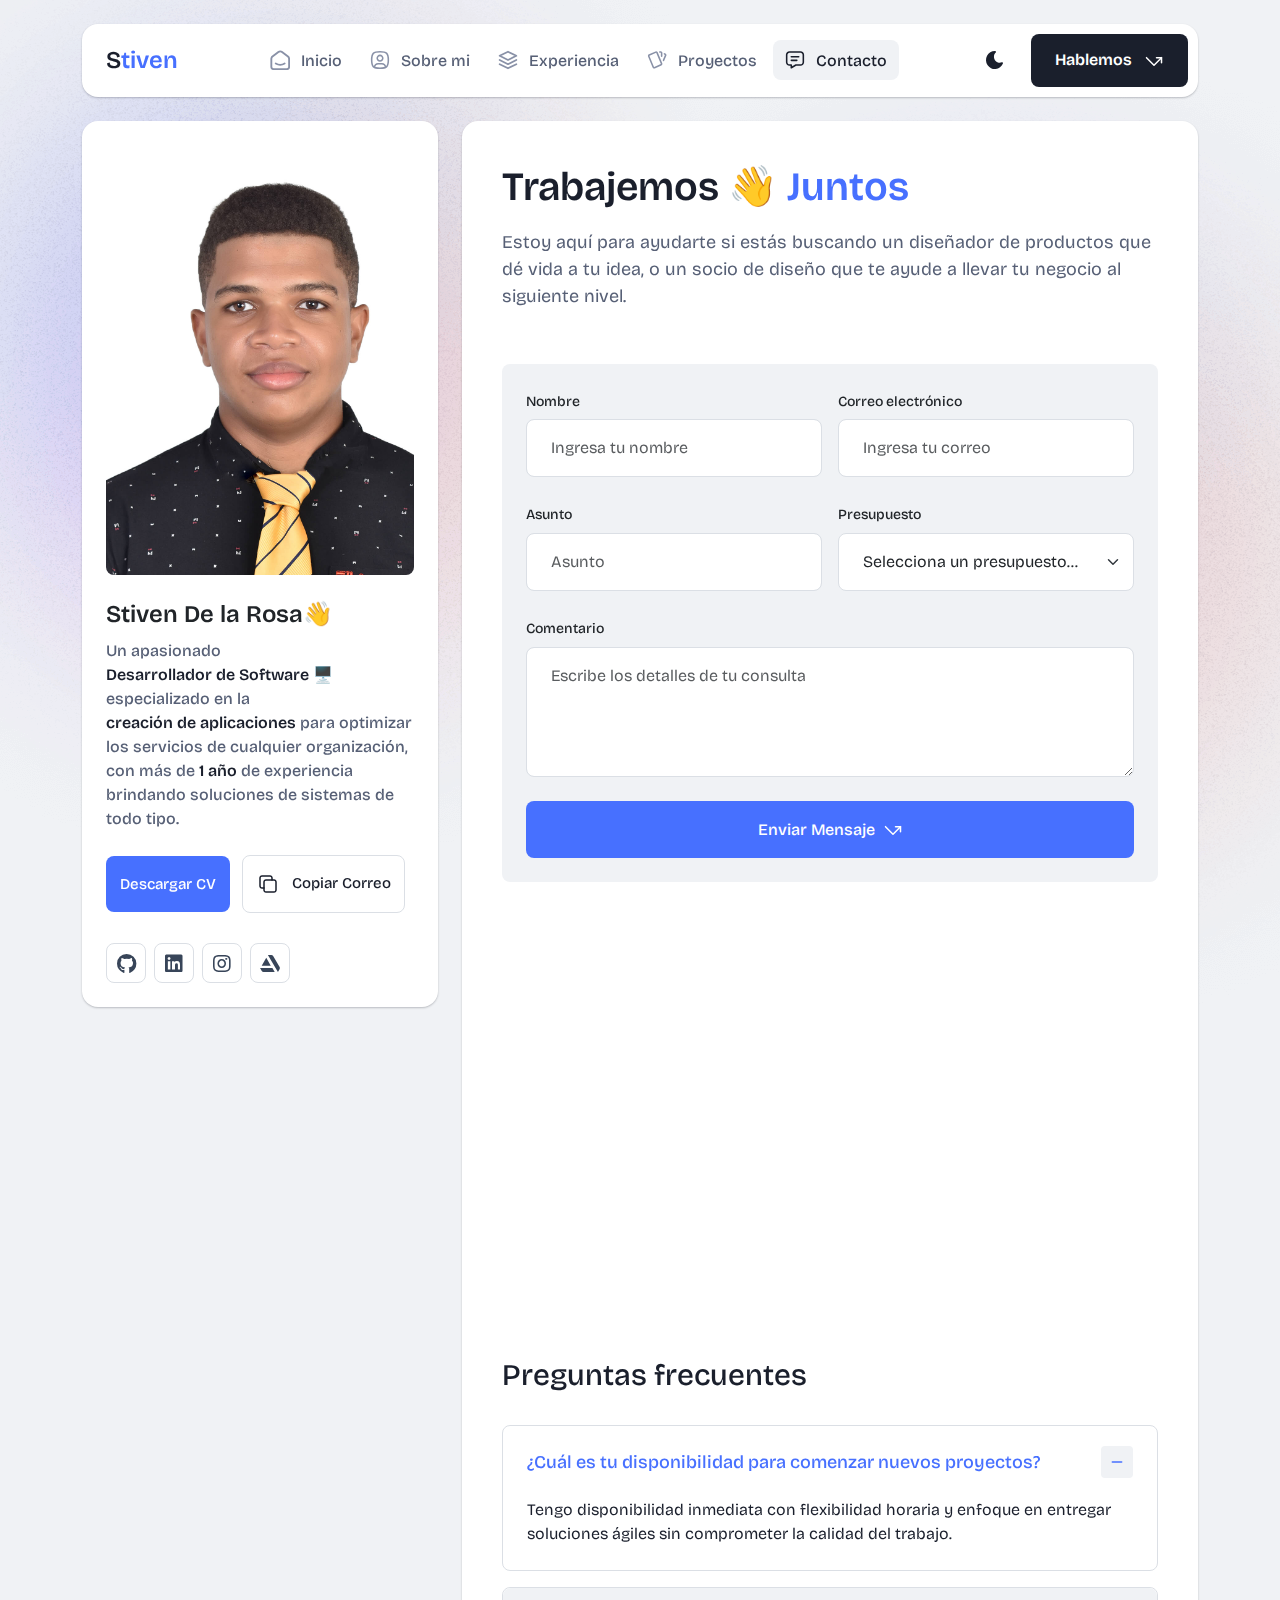
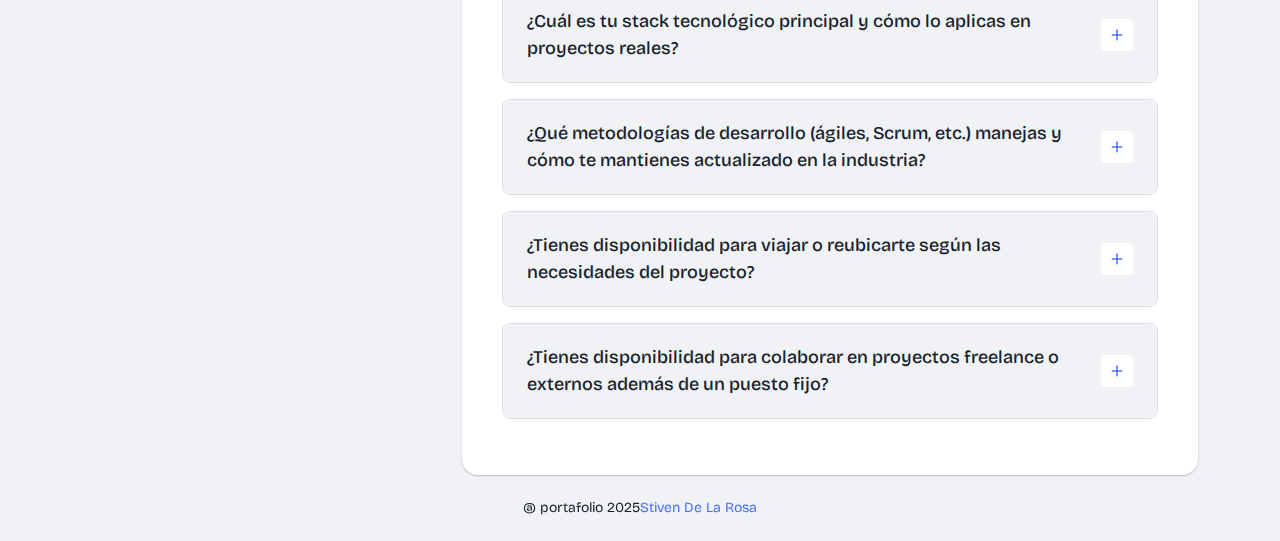
<file: contact.html>
<!DOCTYPE html>
<html lang="es">


<!-- Mirrored from marveltheme.com/tf/html/testfolio-html/contact.html by HTTrack Website Copier/3.x [XR&CO'2014], Sat, 22 Feb 2025 16:23:22 GMT -->

<head>
  <meta charset="UTF-8">
  <meta http-equiv="X-UA-Compatible" content="IE=edge">
  <title>Stiven R.</title>
  <meta name="description" content="testfolio - Bootstrap Personal Portfolio Template">
  <meta name="viewport" content="width=device-width, initial-scale=1">

  <link rel="shortcut icon" type="image/x-icon" href="assets/img/ico.ico">
  <!-- Place favicon.ico in the root directory -->

  <!-- CSS here -->
  <link rel="stylesheet" href="assets/css/bootstrap.min.css">
  <link rel="stylesheet" href="assets/fontawsome/css/all.min.css">
  <link rel="stylesheet" href="assets/fontawsome/css/fontawesome.min.css">
  <link rel="stylesheet" href="assets/css/slick.css">
  <link rel="stylesheet" href="assets/css/magnific-popup.css">
  <link rel="stylesheet" href="assets/css/style.css">
  <link rel="stylesheet" href="assets/css/responsive.css">
</head>

<body>
  <div id="page-content">
    <!-- header part start -->
    <header class="header-area">
      <nav class="navbar">
        <div class="container">
          <div class="menu-container">
            <div class="logo">
              <a class="navbar-brand me-0" href="index.html">

                <span>S<span class="primary">tiven</span></span>
              </a>
            </div>
            <div class="navbar-main d-flex flex-grow-1">
              <div class="logo inner-logo d-block d-xl-none">
                <a class="navbar-brand me-0" href="index.html">

                  <span>S<span class="primary">tiven</span></span>
                </a>
              </div>
              <ul class="navbar-info mx-auto">
                <li class="nav-item">
                  <a class="nav-link" aria-current="page" href="index.html">
                    <svg class="nav-icon" viewBox="0 0 15 15" fill="none" xmlns="http://www.w3.org/2000/svg">
                      <path
                        d="M13.475 4.92481L9.03083 1.46814C8.64082 1.16473 8.1608 1 7.66667 1C7.17254 1 6.69251 1.16473 6.3025 1.46814L1.8575 4.92481C1.59037 5.13254 1.37424 5.39858 1.22563 5.7026C1.07701 6.00662 0.99984 6.34058 1 6.67897V12.679C1 13.121 1.17559 13.5449 1.48816 13.8575C1.80072 14.17 2.22464 14.3456 2.66667 14.3456H12.6667C13.1087 14.3456 13.5326 14.17 13.8452 13.8575C14.1577 13.5449 14.3333 13.121 14.3333 12.679V6.67897C14.3333 5.99314 14.0167 5.34564 13.475 4.92481Z"
                        stroke-width="1.4" stroke-linecap="round" stroke-linejoin="round" />
                      <path d="M10.9753 10.1665C9.13359 11.2773 6.14859 11.2773 4.30859 10.1665" stroke-width="1.4"
                        stroke-linecap="round" stroke-linejoin="round" />
                    </svg>
                    <span>Inicio</span>
                  </a>
                </li>
                <li class="nav-item">
                  <a class="nav-link" href="about.html">
                    <svg class="nav-icon" viewBox="0 0 18 18" fill="none" xmlns="http://www.w3.org/2000/svg">
                      <path
                        d="M9 9.8335C9.66304 9.8335 10.2989 9.5701 10.7678 9.10126C11.2366 8.63242 11.5 7.99654 11.5 7.3335C11.5 6.67045 11.2366 6.03457 10.7678 5.56573C10.2989 5.09689 9.66304 4.8335 9 4.8335C8.33696 4.8335 7.70107 5.09689 7.23223 5.56573C6.76339 6.03457 6.5 6.67045 6.5 7.3335C6.5 7.99654 6.76339 8.63242 7.23223 9.10126C7.70107 9.5701 8.33696 9.8335 9 9.8335Z"
                        stroke-width="1.4" stroke-linecap="round" stroke-linejoin="round" />
                      <path
                        d="M9 1.5C15 1.5 16.5 3 16.5 9C16.5 15 15 16.5 9 16.5C3 16.5 1.5 15 1.5 9C1.5 3 3 1.5 9 1.5Z"
                        stroke-width="1.4" stroke-linecap="round" stroke-linejoin="round" />
                      <path
                        d="M4 15.7085V15.6668C4 14.7828 4.35119 13.9349 4.97631 13.3098C5.60143 12.6847 6.44928 12.3335 7.33333 12.3335H10.6667C11.5507 12.3335 12.3986 12.6847 13.0237 13.3098C13.6488 13.9349 14 14.7828 14 15.6668V15.7085"
                        stroke-width="1.4" stroke-linecap="round" stroke-linejoin="round" />
                    </svg>
                    Sobre mi
                  </a>
                </li>
                <li class="nav-item">
                  <a class="nav-link" href="services.html">
                    <svg class="nav-icon" viewBox="0 0 16 16" fill="none" xmlns="http://www.w3.org/2000/svg">
                      <path d="M7.99967 1.3335L1.33301 4.66683L7.99967 8.00016L14.6663 4.66683L7.99967 1.3335Z"
                        stroke-width="1.4" stroke-linecap="round" stroke-linejoin="round" />
                      <path d="M1.33301 8L7.99967 11.3333L14.6663 8" stroke-width="1.4" stroke-linecap="round"
                        stroke-linejoin="round" />
                      <path d="M1.33301 11.3335L7.99967 14.6668L14.6663 11.3335" stroke-width="1.4"
                        stroke-linecap="round" stroke-linejoin="round" />
                    </svg>
                    Experiencia
                  </a>
                </li>
                <li class="nav-item">
                  <a class="nav-link" href="portfolio.html">
                    <svg class="nav-icon" viewBox="0 0 18 17" fill="none" xmlns="http://www.w3.org/2000/svg">
                      <path
                        d="M2.00326 3.99733L7.95159 1.40649C8.04974 1.36442 8.15533 1.34243 8.26212 1.34181C8.3689 1.34119 8.47473 1.36196 8.57337 1.40289C8.67201 1.44382 8.76145 1.50408 8.83642 1.58013C8.9114 1.65617 8.97039 1.74646 9.00992 1.84566L13.1133 11.764C13.1985 11.9651 13.2014 12.1917 13.1213 12.3949C13.0412 12.5982 12.8845 12.7618 12.6849 12.8507L6.73742 15.4415C6.63922 15.4837 6.53356 15.5058 6.42668 15.5065C6.3198 15.5072 6.21387 15.4864 6.11514 15.4455C6.0164 15.4046 5.92688 15.3442 5.85184 15.2681C5.7768 15.192 5.71778 15.1016 5.67826 15.0023L1.57492 5.08316C1.48963 4.88204 1.48673 4.65546 1.56684 4.45222C1.64696 4.24898 1.80367 4.08616 2.00326 3.99733Z"
                        stroke-width="1.4" stroke-linecap="round" stroke-linejoin="round" />
                      <path
                        d="M11.5 1.3335H12.3333C12.5543 1.3335 12.7663 1.42129 12.9226 1.57757C13.0789 1.73385 13.1667 1.94582 13.1667 2.16683V5.0835"
                        stroke-width="1.4" stroke-linecap="round" stroke-linejoin="round" />
                      <path
                        d="M15.6663 3C15.8863 3.09333 16.0997 3.18083 16.3063 3.2625C16.5098 3.34882 16.6706 3.51241 16.7534 3.71729C16.8362 3.92217 16.8343 4.15155 16.748 4.355L14.833 8.83334"
                        stroke-width="1.4" stroke-linecap="round" stroke-linejoin="round" />
                    </svg>
                    Proyectos
                  </a>
                </li>
                <li class="nav-item">
                  <a class="nav-link active" href="contact.html">
                    <svg class="nav-icon" viewBox="0 0 18 17" fill="none" xmlns="http://www.w3.org/2000/svg">
                      <path d="M5.66699 5.5H12.3337" stroke-width="1.4" stroke-linecap="round"
                        stroke-linejoin="round" />
                      <path d="M5.66699 8.8335H10.667" stroke-width="1.4" stroke-linecap="round"
                        stroke-linejoin="round" />
                      <path
                        d="M14 1.3335C14.663 1.3335 15.2989 1.59689 15.7678 2.06573C16.2366 2.53457 16.5 3.17045 16.5 3.8335V10.5002C16.5 11.1632 16.2366 11.7991 15.7678 12.2679C15.2989 12.7368 14.663 13.0002 14 13.0002H9.83333L5.66667 15.5002V13.0002H4C3.33696 13.0002 2.70107 12.7368 2.23223 12.2679C1.76339 11.7991 1.5 11.1632 1.5 10.5002V3.8335C1.5 3.17045 1.76339 2.53457 2.23223 2.06573C2.70107 1.59689 3.33696 1.3335 4 1.3335H14Z"
                        stroke-width="1.4" stroke-linecap="round" stroke-linejoin="round" />
                    </svg>
                    Contacto
                  </a>
                </li>
              </ul>
              <div class="header-right-info d-flex align-items-center">
                <button class="theme-control-btn">
                  <span class="dark">
                    <svg width="24" height="24" viewBox="0 0 24 24" fill="none" xmlns="http://www.w3.org/2000/svg">
                      <path
                        d="M11.8005 3C10.207 3.0003 8.64356 3.44286 7.27683 4.28049C5.91011 5.11811 4.79139 6.31937 4.04002 7.75612C3.28865 9.19288 2.93281 10.8112 3.01046 12.4386C3.08811 14.0659 3.59633 15.6411 4.48091 16.9963C5.3655 18.3514 6.59326 19.4356 8.03324 20.1333C9.47322 20.8309 11.0714 21.1157 12.6573 20.9574C14.2432 20.7991 15.7573 20.2036 17.0381 19.2344C18.319 18.2652 19.3185 16.9587 19.9301 15.4542C20.2302 14.7162 19.5111 13.9746 18.7875 14.2752C17.5475 14.7888 16.1706 14.8418 14.8963 14.425C13.622 14.0082 12.5308 13.1479 11.8126 11.9937C11.0943 10.8396 10.7943 9.4645 10.9648 8.10764C11.1353 6.75077 11.7655 5.49792 12.7458 4.5669L12.8136 4.4949C13.2986 3.9279 12.913 3.0072 12.1464 3.0072H11.9122L11.8524 3.0018L11.7996 3H11.8005Z"
                        fill="#1A1F2C" />
                    </svg>
                    <small class="theme-text d-block d-xl-none">Change appearance</small>
                  </span>
                  <span class="light">
                    <svg width="24" height="24" viewBox="0 0 24 24" fill="none" xmlns="http://www.w3.org/2000/svg">
                      <path
                        d="M12 19C12.2449 19 12.4813 19.09 12.6644 19.2527C12.8474 19.4155 12.9643 19.6397 12.993 19.883L13 20V21C12.9997 21.2549 12.9021 21.5 12.7272 21.6854C12.5522 21.8707 12.313 21.9822 12.0586 21.9972C11.8042 22.0121 11.5536 21.9293 11.3582 21.7657C11.1627 21.6021 11.0371 21.3701 11.007 21.117L11 21V20C11 19.7348 11.1054 19.4804 11.2929 19.2929C11.4804 19.1054 11.7348 19 12 19Z"
                        fill="#FD7E41" />
                      <path
                        d="M18.3127 16.9099L18.4067 16.9929L19.1067 17.6929C19.2861 17.8729 19.3902 18.1144 19.398 18.3683C19.4057 18.6223 19.3165 18.8697 19.1485 19.0602C18.9804 19.2508 18.7462 19.3702 18.4933 19.3943C18.2403 19.4184 17.9877 19.3454 17.7867 19.1899L17.6927 19.1069L16.9927 18.4069C16.8202 18.2347 16.7165 18.0053 16.7012 17.7619C16.6859 17.5186 16.76 17.278 16.9097 17.0855C17.0593 16.893 17.2741 16.7618 17.5137 16.7166C17.7533 16.6713 18.0012 16.7152 18.2107 16.8399L18.3127 16.9099Z"
                        fill="#FD7E41" />
                      <path
                        d="M7.00747 16.993C7.17965 17.1652 7.28308 17.3943 7.29836 17.6373C7.31364 17.8803 7.23972 18.1206 7.09047 18.313L7.00747 18.407L6.30747 19.107C6.12751 19.2863 5.88604 19.3905 5.63209 19.3982C5.37814 19.406 5.13076 19.3168 4.94019 19.1487C4.74963 18.9807 4.63017 18.7464 4.60607 18.4935C4.58198 18.2406 4.65506 17.988 4.81047 17.787L4.89347 17.693L5.59347 16.993C5.781 16.8055 6.03531 16.7002 6.30047 16.7002C6.56563 16.7002 6.81994 16.8055 7.00747 16.993Z"
                        fill="#FD7E41" />
                      <path
                        d="M3.99987 11C4.25475 11.0003 4.4999 11.0979 4.68524 11.2728C4.87057 11.4478 4.9821 11.687 4.99704 11.9414C5.01198 12.1958 4.92919 12.4464 4.7656 12.6418C4.60201 12.8373 4.36996 12.9629 4.11687 12.993L3.99987 13H2.99987C2.74499 12.9997 2.49984 12.9021 2.3145 12.7272C2.12916 12.5522 2.01763 12.313 2.0027 12.0586C1.98776 11.8042 2.07054 11.5536 2.23413 11.3582C2.39772 11.1627 2.62977 11.0371 2.88287 11.007L2.99987 11H3.99987Z"
                        fill="#FD7E41" />
                      <path
                        d="M20.9999 11C21.2547 11.0003 21.4999 11.0979 21.6852 11.2728C21.8706 11.4478 21.9821 11.687 21.997 11.9414C22.012 12.1958 21.9292 12.4464 21.7656 12.6418C21.602 12.8373 21.37 12.9629 21.1169 12.993L20.9999 13H19.9999C19.745 12.9997 19.4998 12.9021 19.3145 12.7272C19.1292 12.5522 19.0176 12.313 19.0027 12.0586C18.9878 11.8042 19.0705 11.5536 19.2341 11.3582C19.3977 11.1627 19.6298 11.0371 19.8829 11.007L19.9999 11H20.9999Z"
                        fill="#FD7E41" />
                      <path
                        d="M6.21264 4.80985L6.30664 4.89285L7.00664 5.59285C7.18599 5.77281 7.29011 6.01429 7.29787 6.26824C7.30562 6.52219 7.21642 6.76957 7.04839 6.96013C6.88036 7.1507 6.64609 7.27016 6.39316 7.29425C6.14024 7.31834 5.88763 7.24526 5.68664 7.08985L5.59264 7.00685L4.89264 6.30685C4.72073 6.13453 4.61757 5.90543 4.6025 5.66248C4.58744 5.41954 4.6615 5.17945 4.8108 4.98721C4.9601 4.79497 5.1744 4.66378 5.41351 4.61824C5.65262 4.57271 5.90013 4.61594 6.10964 4.73985L6.21264 4.80985Z"
                        fill="#FD7E41" />
                      <path
                        d="M19.1071 4.89288C19.2793 5.06508 19.3827 5.29418 19.398 5.5372C19.4132 5.78023 19.3393 6.02048 19.1901 6.21288L19.1071 6.30688L18.4071 7.00688C18.2271 7.18623 17.9856 7.29036 17.7317 7.29811C17.4777 7.30587 17.2304 7.21667 17.0398 7.04864C16.8492 6.8806 16.7298 6.64633 16.7057 6.39341C16.6816 6.14049 16.7547 5.88788 16.9101 5.68688L16.9931 5.59288L17.6931 4.89288C17.8806 4.70541 18.1349 4.6001 18.4001 4.6001C18.6652 4.6001 18.9196 4.70541 19.1071 4.89288Z"
                        fill="#FD7E41" />
                      <path
                        d="M12 2C12.2449 2.00003 12.4813 2.08996 12.6644 2.25272C12.8474 2.41547 12.9643 2.63975 12.993 2.883L13 3V4C12.9997 4.25488 12.9021 4.50003 12.7272 4.68537C12.5522 4.8707 12.313 4.98223 12.0586 4.99717C11.8042 5.01211 11.5536 4.92933 11.3582 4.76573C11.1627 4.60214 11.0371 4.3701 11.007 4.117L11 4V3C11 2.73478 11.1054 2.48043 11.2929 2.29289C11.4804 2.10536 11.7348 2 12 2Z"
                        fill="#FD7E41" />
                      <path
                        d="M12 7C12.9797 6.99994 13.9378 7.28769 14.7553 7.8275C15.5729 8.36731 16.2138 9.1354 16.5986 10.0364C16.9833 10.9373 17.0949 11.9315 16.9195 12.8953C16.7441 13.8592 16.2893 14.7502 15.6118 15.4579C14.9343 16.1655 14.0638 16.6585 13.1085 16.8756C12.1532 17.0928 11.1552 17.0245 10.2383 16.6793C9.3215 16.334 8.52629 15.7271 7.95146 14.9338C7.37663 14.1405 7.04752 13.1958 7.005 12.217L7 12L7.005 11.783C7.06092 10.4958 7.61161 9.27978 8.54222 8.38866C9.47284 7.49754 10.7115 7.00007 12 7Z"
                        fill="#FD7E41" />
                    </svg>
                    <small class="theme-text d-block d-xl-none">Cambiar apariencia</small>
                  </span>
                </button>
                <a href="contact.html" class="lets-talk-btn">
                  Hablemos
                  <svg class="icon" width="20" height="20" viewBox="0 0 20 20" fill="none"
                    xmlns="http://www.w3.org/2000/svg">
                    <path d="M17.5 11.6665V6.6665H12.5" stroke="white" stroke-width="1.5" stroke-linecap="round"
                      stroke-linejoin="round" />
                    <path d="M17.5 6.6665L10 14.1665L2.5 6.6665" stroke="white" stroke-width="1.5"
                      stroke-linecap="round" stroke-linejoin="round" />
                  </svg>
                </a>
              </div>
            </div>
            <div class="mobile-menu-overlay d-block d-lg-none"></div>
            <div class="mobile-menu-control-bar d-block d-xl-none">
              <button class="mobile-menu-control-bar">
                <i class="fas fa-bars"></i>
              </button>
            </div>
          </div>
        </div>
      </nav>
    </header>
    <!-- header part end -->

    <!-- main area part start -->
    <main>

      <section class="content-box-area mt-4">
        <div class="container">
          <div class="row g-4">
            <div class="col-xl-4">
              <div class="card profile-card">
                <div class="card-body">
                  <div class="image text-center">
                    <img src="assets/img/images/Stiven De La Rosa 402-5132999-7.JPG" alt="profile">
                  </div>
                  <div class="text">
                    <h3 class="card-title">Stiven De la Rosa👋</h3>
                    <p>Un apasionado <span>Desarrollador de Software</span> 🖥️ especializado en la <span>creación de
                        aplicaciones</span>
                      para optimizar los servicios de cualquier organización, con más de <span>1 año</span> de
                      experiencia brindando
                      soluciones de sistemas de todo tipo.</p>

                    <div class="common-button-groups">
                      <a class="btn btn-call" href="assets/doc/StivenDeLaRosa_Dev_CV.pdf"
                        download="StivenDeLaRosa_Dev_CV.pdf">
                        Descargar CV
                      </a>
                      <button class="btn btn-copy" data-clipboard-text="stiven.dlrbrito@gmail.com">
                        <svg class="icon" width="24" height="24" viewBox="0 0 24 24" fill="none"
                          xmlns="http://www.w3.org/2000/svg">
                          <path
                            d="M8 10C8 9.46957 8.21071 8.96086 8.58579 8.58579C8.96086 8.21071 9.46957 8 10 8H18C18.5304 8 19.0391 8.21071 19.4142 8.58579C19.7893 8.96086 20 9.46957 20 10V18C20 18.5304 19.7893 19.0391 19.4142 19.4142C19.0391 19.7893 18.5304 20 18 20H10C9.46957 20 8.96086 19.7893 8.58579 19.4142C8.21071 19.0391 8 18.5304 8 18V10Z"
                            stroke-width="1.5" stroke-linecap="round" stroke-linejoin="round" />
                          <path
                            d="M16 8V6C16 5.46957 15.7893 4.96086 15.4142 4.58579C15.0391 4.21071 14.5304 4 14 4H6C5.46957 4 4.96086 4.21071 4.58579 4.58579C4.21071 4.96086 4 5.46957 4 6V14C4 14.5304 4.21071 15.0391 4.58579 15.4142C4.96086 15.7893 5.46957 16 6 16H8"
                            stroke-width="1.5" stroke-linecap="round" stroke-linejoin="round" />
                        </svg>
                        Copiar Correo
                      </button>
                    </div>
                    <div class="social-media-icon">
                      <ul class="list-unstyled">
                        <li><a href="https://github.com/codestiven"><i class="fab fa-github"></i></a></li>
                        <li><a href="https://www.linkedin.com/in/stiven-de-la-rosa-brito/"><i
                              class="fab fa-linkedin"></i></a></li>
                        <li><a href="https://www.instagram.com/stiven_design"><i class="fab fa-instagram"></i></a></li>
                        <li><a href="https://codestiven.artstation.com/"><i class="fab fa-artstation"></i></a></li>
                      </ul>
                    </div>
                  </div>
                </div>
              </div>
            </div>
            <div class="col-xl-8">
              <div class="card content-box-card">
                <div class="card-body portfolio-card contact-card">
                  <div class="top-info">
                    <div class="text">
                      <h1 class="main-title">Trabajemos 👋 <span>Juntos</span></h1>
                      <p>Estoy aquí para ayudarte si estás buscando un diseñador de productos que dé vida a tu idea, o
                        un socio de diseño
                        que te ayude a llevar tu negocio al siguiente nivel.</p>
                    </div>

                  </div>
                  <div class="contact-area">
                    <div class="leave-comments-area">
                      <div class="comments-box">
                        <form id="contact-form" action="https://formsubmit.co/5b8708e56916d0d8ce3cbd7dc0972e74"
                          method="POST">
                          <div class="row gx-3">
                            <div class="col-md-6">
                              <div class="mb-4">
                                <label class="form-label">Nombre</label>
                                <input name="name" required type="text" class="form-control shadow-none"
                                  placeholder="Ingresa tu nombre">
                              </div>
                            </div>
                            <div class="col-md-6">
                              <div class="mb-4">
                                <label class="form-label">Correo electrónico</label>
                                <input name="email" required type="email" class="form-control shadow-none"
                                  placeholder="Ingresa tu correo">
                              </div>
                            </div>
                            <div class="col-md-6">
                              <div class="mb-4">
                                <label class="form-label">Asunto</label>
                                <input name="subject" required type="text" class="form-control shadow-none"
                                  placeholder="Asunto">
                              </div>
                            </div>
                            <div class="col-md-6">
                              <div class="mb-4">
                                <label class="form-label">Presupuesto</label>
                                <select name="budget" required class="form-select shadow-none">
                                  <option disabled selected>Selecciona un presupuesto...</option>
                                  <option value="$100">$100 - $300</option>
                                  <option value="$300">$300 - $500</option>
                                  <option value="$500">$500 - $800</option>
                                  <option value="$800">$800 - $1000+</option>
                                </select>
                              </div>
                            </div>
                            <div class="col-md-12">
                              <div class="mb-4">
                                <label class="form-label">Comentario</label>
                                <textarea name="message" required class="form-control shadow-none" rows="4"
                                  placeholder="Escribe los detalles de tu consulta"></textarea>
                              </div>
                            </div>

                            <!-- Desactivar captcha de FormSubmit -->
                            <input type="hidden" name="_captcha" value="false">

                            <div class="col-md-12">
                              <button class="submit-btn" type="submit">
                                Enviar Mensaje
                                <svg class="icon" width="20" height="20" viewBox="0 0 20 20" fill="none"
                                  xmlns="http://www.w3.org/2000/svg">
                                  <path d="M17.5 11.6665V6.6665H12.5" stroke="white" stroke-width="1.5"
                                    stroke-linecap="round" stroke-linejoin="round"></path>
                                  <path d="M17.5 6.6665L10 14.1665L2.5 6.6665" stroke="white" stroke-width="1.5"
                                    stroke-linecap="round" stroke-linejoin="round"></path>
                                </svg>
                              </button>
                            </div>
                          </div>

                          <!-- Mensaje de éxito oculto -->
                          <div id="success-message" style="display: none; margin-top: 20px;"
                            class="text-success fw-bold">
                            ¡Gracias por tu mensaje! Te responderé pronto.
                          </div>
                        </form>

                        <!-- Script para ocultar respuesta del servidor -->
                        <script>
                          document.getElementById("contact-form").addEventListener("submit", function (event) {
                            event.preventDefault(); // Evita redirección

                            const form = event.target;
                            const successMessage = document.getElementById("success-message");

                            fetch(form.action, {
                              method: form.method,
                              body: new FormData(form),
                              headers: {
                                'Accept': 'application/json' // Importante para evitar que devuelva HTML
                              }
                            })
                              .then(response => {
                                if (response.ok) {
                                  form.reset(); // Limpia el formulario
                                  successMessage.style.display = "block"; // Muestra el mensaje
                                } else {
                                  alert("Hubo un problema al enviar el formulario.");
                                }
                              })
                              .catch(error => {
                                alert("Error de red al enviar el formulario.");
                              });
                          });
                        </script>

                        <p class="ajax-response mb-0"></p>
                      </div>
                    </div>

                    <div class="contact-map-area">
                      <iframe
                        src="https://www.google.com/maps/embed?pb=!1m18!1m12!1m3!1d72468.23282317111!2d-70.16040453357097!3d18.43533588386472!2m3!1f0!2f0!3f0!3m2!1i1024!2i768!4f13.1!3m3!1m2!1s0x8ea55ef2a2764f53%3A0xe5e76058f4325896!2s91000%20San%20Crist%C3%B3bal!5e1!3m2!1ses-419!2sdo!4v1745168593437!5m2!1ses-419!2sdo"
                        width="600" height="450" style="border:0;" allowfullscreen="" loading="lazy"
                        referrerpolicy="no-referrer-when-downgrade"></iframe>
                    </div>
                    <div class="frequently-asked-questions">
                      <h2 class="main-common-title">Preguntas frecuentes
                      </h2>
                      <div class="frequently-asked-questions-main">
                        <div class="accordion" id="accordionExample">
                          <div class="accordion-item">
                            <h4 class="accordion-header" id="headingOne">
                              <button class="accordion-button" type="button" data-bs-toggle="collapse"
                                data-bs-target="#collapseOne" aria-expanded="true" aria-controls="collapseOne">
                                ¿Cuál es tu disponibilidad para comenzar nuevos proyectos?
                                <span class="ms-auto">
                                  <span class="icon ms-4">
                                    <img class="icon-plus" src="assets/img/icons/plus.svg" alt="plus">
                                    <img class="icon-minus d-none" src="assets/img/icons/minus.svg" alt="minus">
                                  </span>
                                </span>
                              </button>
                            </h4>
                            <div id="collapseOne" class="accordion-collapse collapse show" aria-labelledby="headingOne"
                              data-bs-parent="#accordionExample">
                              <div class="accordion-body">
                                <p>Tengo disponibilidad inmediata con flexibilidad horaria y enfoque en entregar
                                  soluciones ágiles sin
                                  comprometer la
                                  calidad del trabajo.</p>
                              </div>
                            </div>
                          </div>
                          <div class="accordion-item">
                            <h4 class="accordion-header" id="headingTwo">
                              <button class="accordion-button collapsed" type="button" data-bs-toggle="collapse"
                                data-bs-target="#collapseTwo" aria-expanded="false" aria-controls="collapseTwo">
                                ¿Cuál es tu stack tecnológico principal y cómo lo aplicas en proyectos reales?
                                <span class="ms-auto">
                                  <span class="icon ms-4">
                                    <img class="icon-plus" src="assets/img/icons/plus.svg" alt="plus">
                                    <img class="icon-minus d-none" src="assets/img/icons/minus.svg" alt="minus">
                                  </span>
                                </span>
                              </button>
                            </h4>
                            <div id="collapseTwo" class="accordion-collapse collapse" aria-labelledby="headingTwo"
                              data-bs-parent="#accordionExample">
                              <div class="accordion-body">
                                <p>Desarrollo aplicaciones escalables con React (frontend), MySQL (gestión de datos), y
                                  Laravel/.NET
                                  (backend), priorizando
                                  arquitecturas limpias e integraciones eficientes para soluciones robustas y
                                  mantenibles.</p>
                              </div>
                            </div>
                          </div>
                          <div class="accordion-item">
                            <h4 class="accordion-header" id="headingThree">
                              <button class="accordion-button collapsed" type="button" data-bs-toggle="collapse"
                                data-bs-target="#collapseThree" aria-expanded="false" aria-controls="collapseThree">
                                ¿Qué metodologías de desarrollo (ágiles, Scrum, etc.) manejas y cómo te mantienes
                                actualizado en la
                                industria?
                                <span class="ms-auto">
                                  <span class="icon ms-4">
                                    <img class="icon-plus" src="assets/img/icons/plus.svg" alt="plus">
                                    <img class="icon-minus d-none" src="assets/img/icons/minus.svg" alt="minus">
                                  </span>
                                </span>
                              </button>
                            </h4>
                            <div id="collapseThree" class="accordion-collapse collapse" aria-labelledby="headingThree"
                              data-bs-parent="#accordionExample">
                              <div class="accordion-body">
                                <p>Trabajo con Scrum y Kanban. Me actualizo mediante cursos certificados, comunidades
                                  técnicas (GitHub,
                                  Stack Overflow) y
                                  experimentación con herramientas emergentes en proyectos piloto</p>
                              </div>
                            </div>
                          </div>
                          <div class="accordion-item">
                            <h4 class="accordion-header" id="headingFour">
                              <button class="accordion-button collapsed" type="button" data-bs-toggle="collapse"
                                data-bs-target="#collapseFour" aria-expanded="false" aria-controls="collapseFour">
                                ¿Tienes disponibilidad para viajar o reubicarte según las necesidades del proyecto?
                                <span class="ms-auto">
                                  <span class="icon ms-4">
                                    <img class="icon-plus" src="assets/img/icons/plus.svg" alt="plus">
                                    <img class="icon-minus d-none" src="assets/img/icons/minus.svg" alt="minus">
                                  </span>
                                </span>
                              </button>
                            </h4>
                            <div id="collapseFour" class="accordion-collapse collapse" aria-labelledby="headingFour"
                              data-bs-parent="#accordionExample">
                              <div class="accordion-body">
                                <p>Sí, tengo disponibilidad total para trabajar en Santo Domingo y flexibilidad para
                                  desplazarme a cualquier
                                  ubicación
                                  dentro del país según requerimientos.</p>
                              </div>
                            </div>
                          </div>
                          <div class="accordion-item">
                            <h4 class="accordion-header" id="headingFive">
                              <button class="accordion-button collapsed" type="button" data-bs-toggle="collapse"
                                data-bs-target="#collapseFive" aria-expanded="false" aria-controls="collapseFive">
                                ¿Tienes disponibilidad para colaborar en proyectos freelance o externos además de un
                                puesto fijo?
                                <span class="ms-auto">
                                  <span class="icon ms-4">
                                    <img class="icon-plus" src="assets/img/icons/plus.svg" alt="plus">
                                    <img class="icon-minus d-none" src="assets/img/icons/minus.svg" alt="minus">
                                  </span>
                                </span>
                              </button>
                            </h4>
                            <div id="collapseFive" class="accordion-collapse collapse" aria-labelledby="headingFive"
                              data-bs-parent="#accordionExample">
                              <div class="accordion-body">
                                <p>Sí, cuento con flexibilidad horaria para proyectos freelance que no interfieran con
                                  mis compromisos
                                  laborales
                                  principales, priorizando siempre la calidad y plazos acordados.</p>
                              </div>
                            </div>
                          </div>
                        </div>
                      </div>
                    </div>
                  </div>
                </div>
              </div>
            </div>
          </div>
        </div>
      </section>

      <!-- background shape area start -->
      <div class="background-shapes">
        <div class="shape-1 common-shape">
          <img src="assets/img/bg/banner-shape-1.png" alt="banner-shape-1">
        </div>
        <div class="shape-2 common-shape">
          <img src="assets/img/bg/banner-shape-1.png" alt="banner-shape-1">
        </div>
        <div class="threed-shape-1 move-with-cursor" data-value="1">
          <img src="assets/img/bg/object-3d-1.png" alt="object-3d-1">
        </div>
        <div class="threed-shape-2 move-with-cursor" data-value="1">
          <img src="assets/img/bg/object-3d-2.png" alt="object-3d-2">
        </div>
      </div>
      <!-- background shape area end -->
    </main>
    <!-- main area part end -->

    <!-- footer part start -->
    <footer class="footer-area">
      <div class="container">
        <div class="text text-center">
          <p>@ portafolio 2025<a href="#">Stiven De La Rosa </a></p>
        </div>
      </div>
    </footer>
    <!-- footer part end -->
  </div>

  <!-- JS here -->
  <script src="assets/js/vendor/jquery-3.6.0.min.js"></script>
  <script src="assets/js/bootstrap.bundle.min.js"></script>
  <script src="assets/js/jquery.magnific-popup.min.js"></script>
  <script src="assets/js/ajax-form.js"></script>
  <script src="assets/js/clipboard.min.js"></script>
  <script src="assets/js/slick.min.js"></script>
  <script src="assets/js/script.js"></script>
</body>



<!-- Mirrored from marveltheme.com/tf/html/testfolio-html/contact.html by HTTrack Website Copier/3.x [XR&CO'2014], Sat, 22 Feb 2025 16:23:22 GMT -->

</html>
</file>
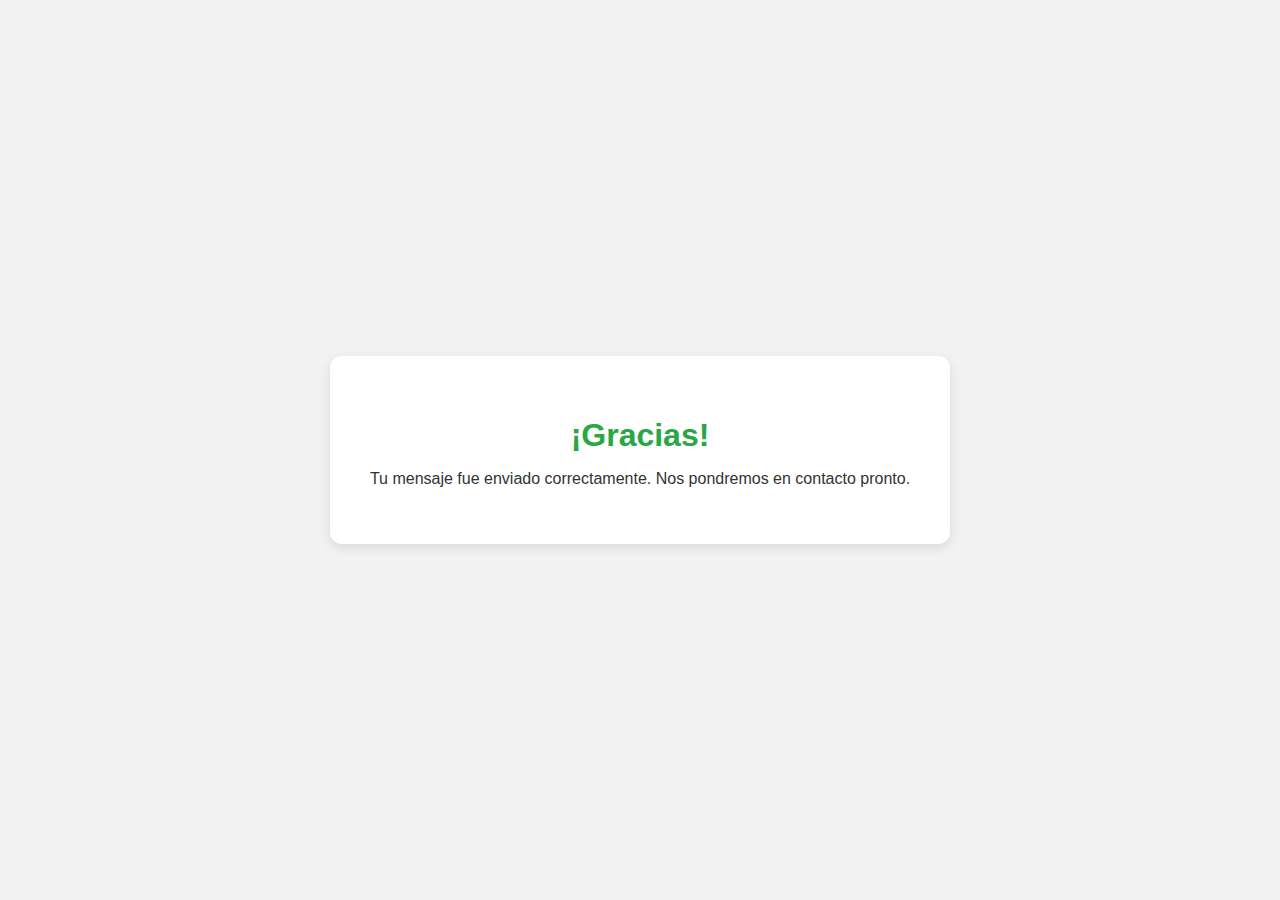
<file: gracias.html>
<!DOCTYPE html>
<html lang="es">

<head>
    <meta charset="UTF-8">
    <meta name="viewport" content="width=device-width, initial-scale=1">
    <title>Gracias por tu mensaje</title>
    <style>
        body {
            font-family: sans-serif;
            display: flex;
            justify-content: center;
            align-items: center;
            height: 100vh;
            background-color: #f2f2f2;
            margin: 0;
        }

        .message {
            text-align: center;
            background: white;
            padding: 40px;
            border-radius: 12px;
            box-shadow: 0 4px 12px rgba(0, 0, 0, 0.1);
        }

        .message h1 {
            color: #28a745;
            margin-bottom: 10px;
        }

        .message p {
            color: #333;
        }
    </style>
</head>

<body>
    <div class="message">
        <h1>¡Gracias!</h1>
        <p>Tu mensaje fue enviado correctamente. Nos pondremos en contacto pronto.</p>
    </div>
</body>

</html>
</file>
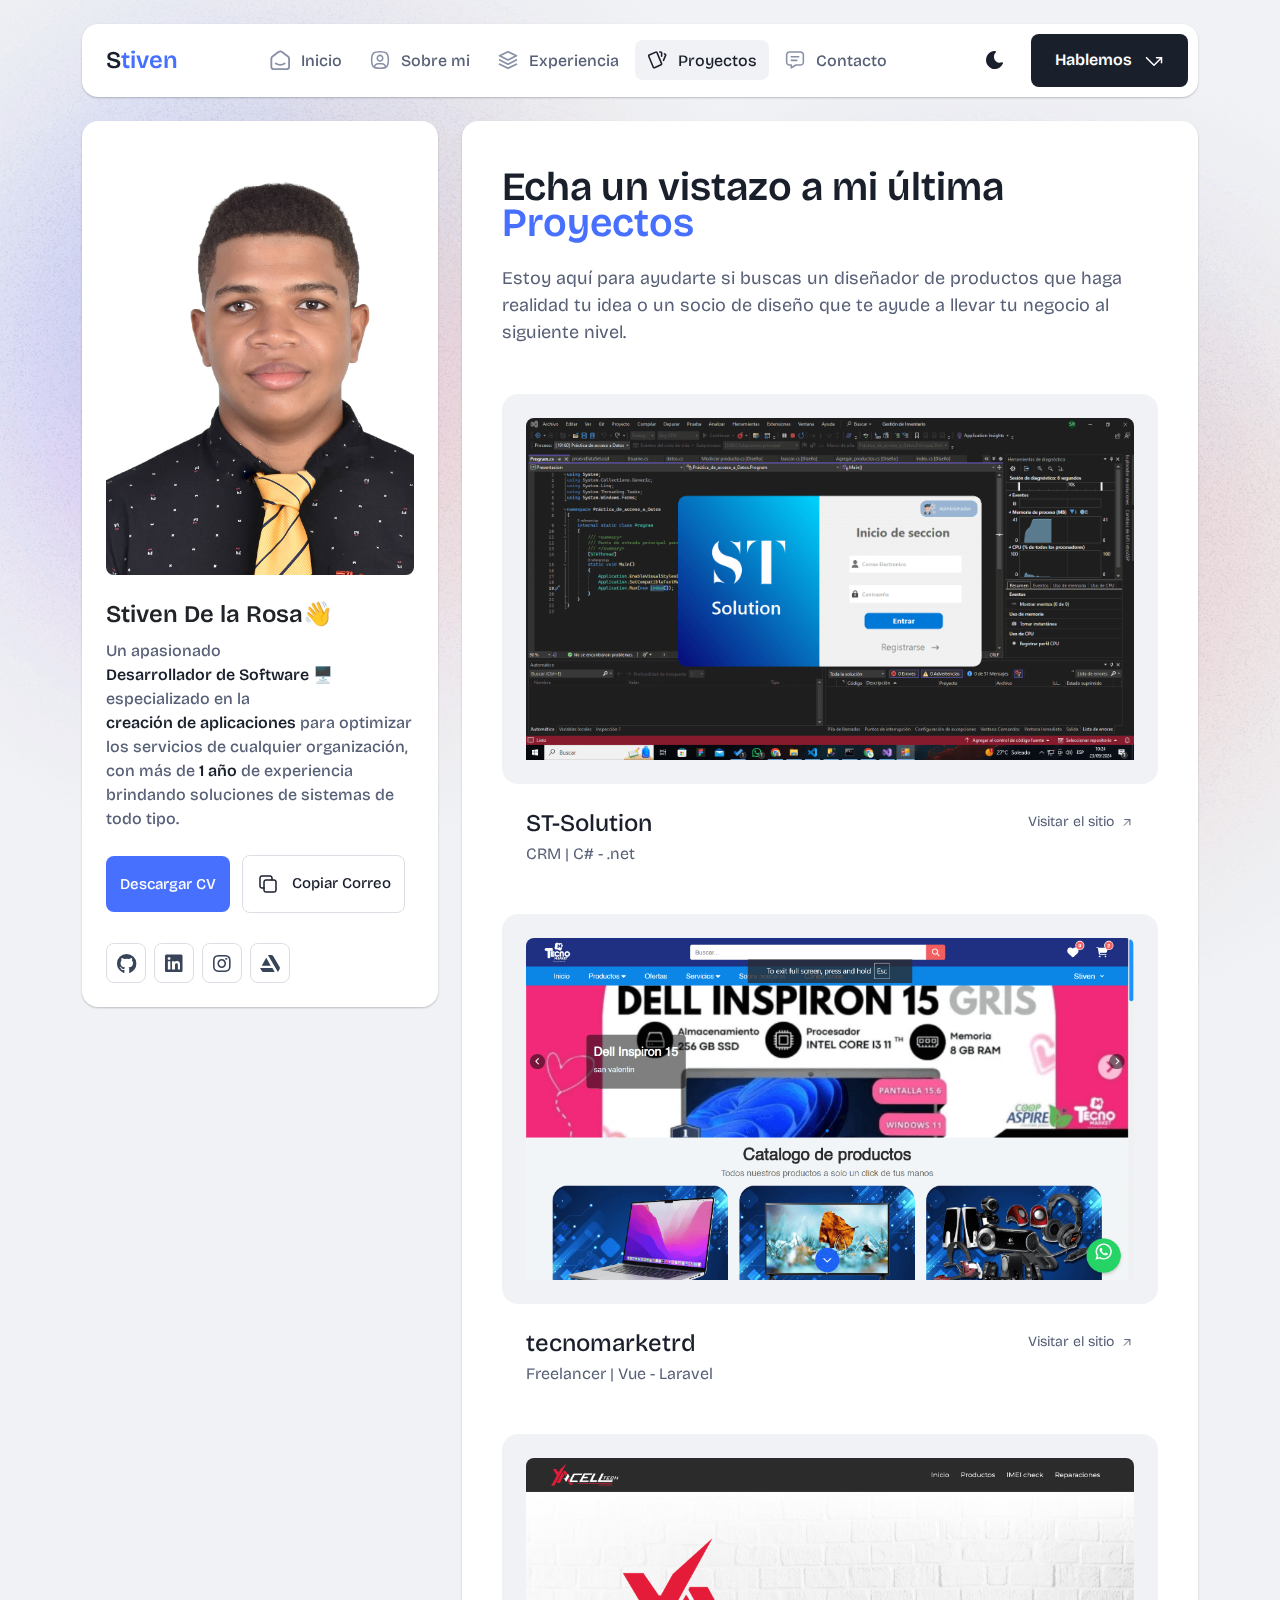
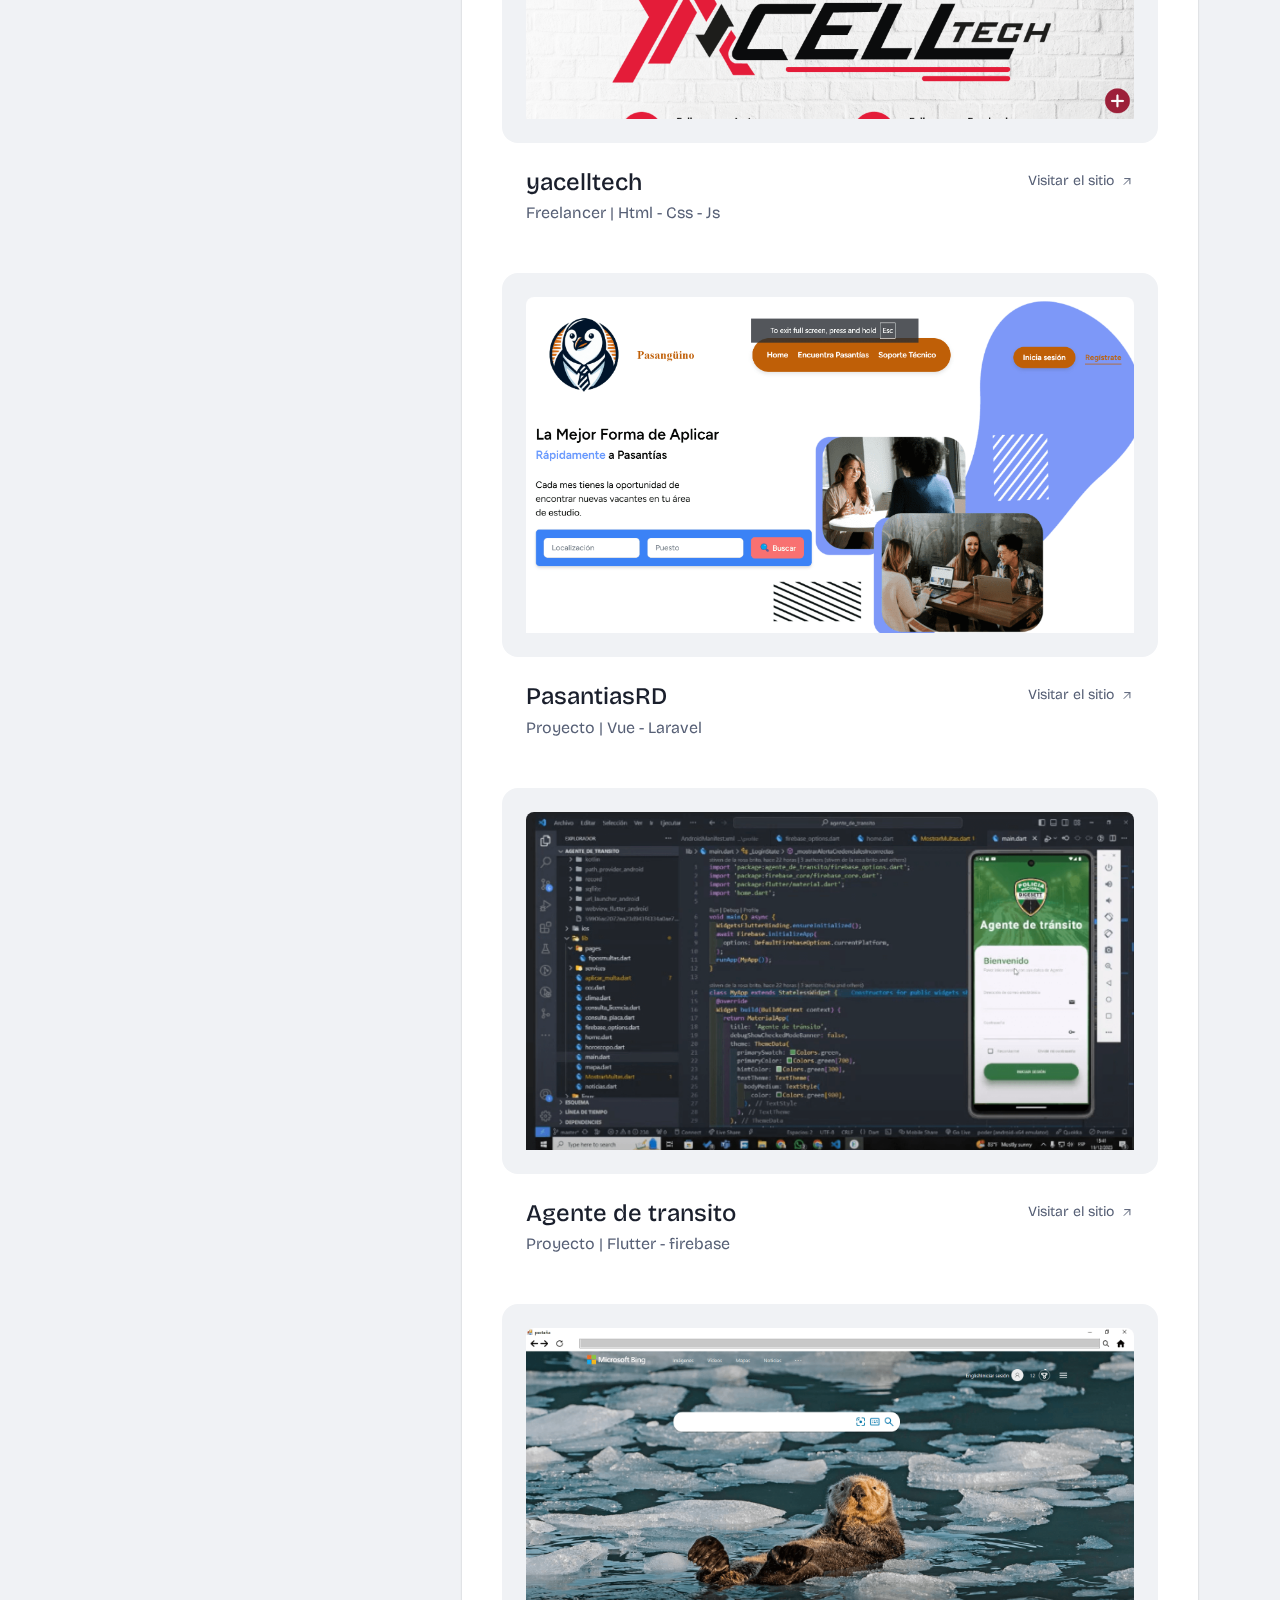
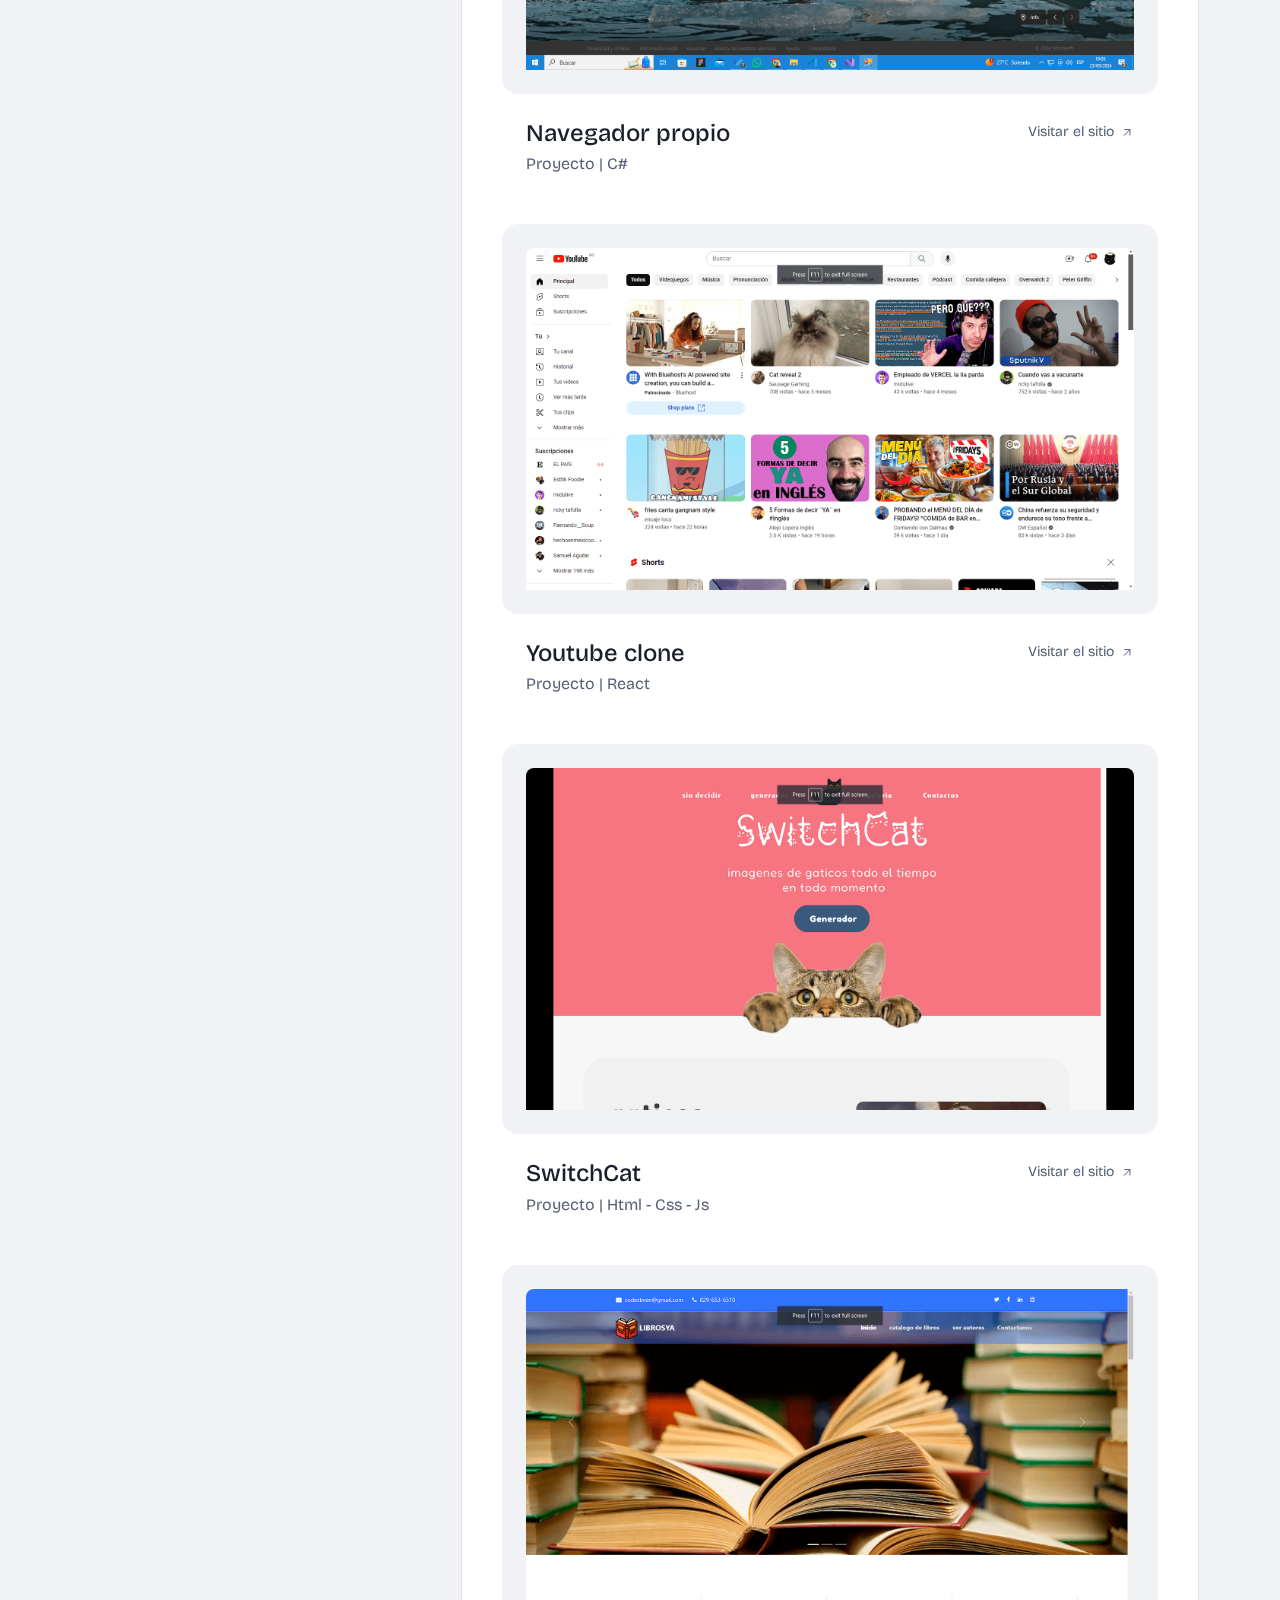
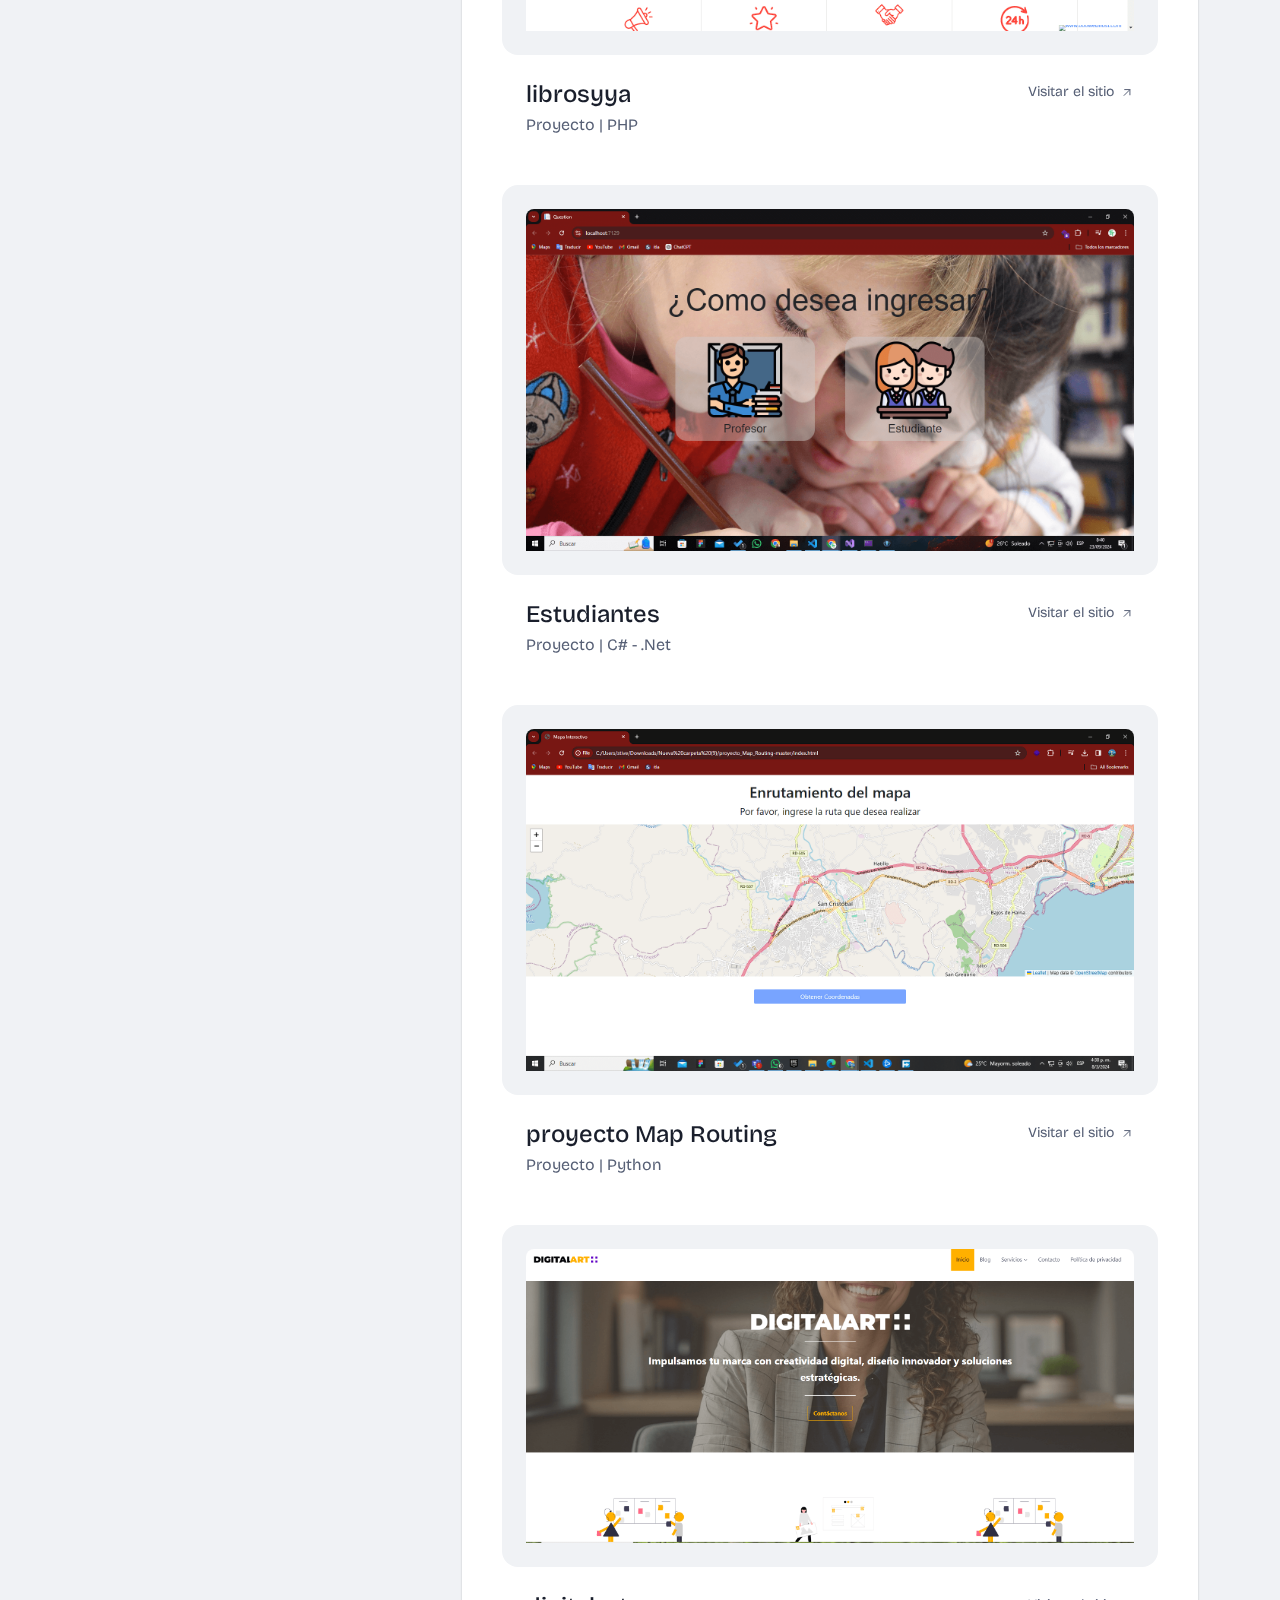
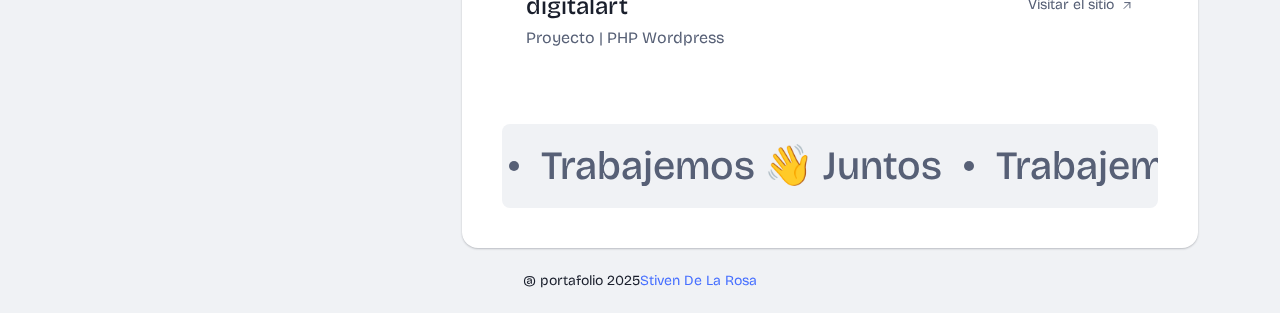
<file: portfolio.html>
<!DOCTYPE html>
<html lang="es">


<!-- Mirrored from marveltheme.com/tf/html/testfolio-html/portfolio.html by HTTrack Website Copier/3.x [XR&CO'2014], Sat, 22 Feb 2025 16:23:11 GMT -->

<head>
  <meta charset="UTF-8">
  <meta http-equiv="X-UA-Compatible" content="IE=edge">
  <title>Stiven R.</title>
  <meta name="description" content="testfolio - Bootstrap Personal Portfolio Template">
  <meta name="viewport" content="width=device-width, initial-scale=1">

  <link rel="shortcut icon" type="image/x-icon" href="assets/img/ico.ico">
  <!-- Place favicon.ico in the root directory -->

  <!-- CSS here -->
  <link rel="stylesheet" href="assets/css/bootstrap.min.css">
  <link rel="stylesheet" href="assets/fontawsome/css/all.min.css">
  <link rel="stylesheet" href="assets/fontawsome/css/fontawesome.min.css">
  <link rel="stylesheet" href="assets/css/slick.css">
  <link rel="stylesheet" href="assets/css/magnific-popup.css">
  <link rel="stylesheet" href="assets/css/style.css">
  <link rel="stylesheet" href="assets/css/responsive.css">
</head>

<body>
  <div id="page-content">
    <!-- header part start -->
    <header class="header-area">
      <nav class="navbar">
        <div class="container">
          <div class="menu-container">
            <div class="logo">
              <a class="navbar-brand me-0" href="index.html">

                <span>S<span class="primary">tiven</span></span>
              </a>
            </div>
            <div class="navbar-main d-flex flex-grow-1">
              <div class="logo inner-logo d-block d-xl-none">
                <a class="navbar-brand me-0" href="index.html">

                  <span>S<span class="primary">tiven</span></span>
                </a>
              </div>
              <ul class="navbar-info mx-auto">
                <li class="nav-item">
                  <a class="nav-link" aria-current="page" href="index.html">
                    <svg class="nav-icon" viewBox="0 0 15 15" fill="none" xmlns="http://www.w3.org/2000/svg">
                      <path
                        d="M13.475 4.92481L9.03083 1.46814C8.64082 1.16473 8.1608 1 7.66667 1C7.17254 1 6.69251 1.16473 6.3025 1.46814L1.8575 4.92481C1.59037 5.13254 1.37424 5.39858 1.22563 5.7026C1.07701 6.00662 0.99984 6.34058 1 6.67897V12.679C1 13.121 1.17559 13.5449 1.48816 13.8575C1.80072 14.17 2.22464 14.3456 2.66667 14.3456H12.6667C13.1087 14.3456 13.5326 14.17 13.8452 13.8575C14.1577 13.5449 14.3333 13.121 14.3333 12.679V6.67897C14.3333 5.99314 14.0167 5.34564 13.475 4.92481Z"
                        stroke-width="1.4" stroke-linecap="round" stroke-linejoin="round" />
                      <path d="M10.9753 10.1665C9.13359 11.2773 6.14859 11.2773 4.30859 10.1665" stroke-width="1.4"
                        stroke-linecap="round" stroke-linejoin="round" />
                    </svg>
                    <span>Inicio</span>
                  </a>
                </li>
                <li class="nav-item">
                  <a class="nav-link" href="about.html">
                    <svg class="nav-icon" viewBox="0 0 18 18" fill="none" xmlns="http://www.w3.org/2000/svg">
                      <path
                        d="M9 9.8335C9.66304 9.8335 10.2989 9.5701 10.7678 9.10126C11.2366 8.63242 11.5 7.99654 11.5 7.3335C11.5 6.67045 11.2366 6.03457 10.7678 5.56573C10.2989 5.09689 9.66304 4.8335 9 4.8335C8.33696 4.8335 7.70107 5.09689 7.23223 5.56573C6.76339 6.03457 6.5 6.67045 6.5 7.3335C6.5 7.99654 6.76339 8.63242 7.23223 9.10126C7.70107 9.5701 8.33696 9.8335 9 9.8335Z"
                        stroke-width="1.4" stroke-linecap="round" stroke-linejoin="round" />
                      <path
                        d="M9 1.5C15 1.5 16.5 3 16.5 9C16.5 15 15 16.5 9 16.5C3 16.5 1.5 15 1.5 9C1.5 3 3 1.5 9 1.5Z"
                        stroke-width="1.4" stroke-linecap="round" stroke-linejoin="round" />
                      <path
                        d="M4 15.7085V15.6668C4 14.7828 4.35119 13.9349 4.97631 13.3098C5.60143 12.6847 6.44928 12.3335 7.33333 12.3335H10.6667C11.5507 12.3335 12.3986 12.6847 13.0237 13.3098C13.6488 13.9349 14 14.7828 14 15.6668V15.7085"
                        stroke-width="1.4" stroke-linecap="round" stroke-linejoin="round" />
                    </svg>
                    Sobre mi
                  </a>
                </li>
                <li class="nav-item">
                  <a class="nav-link" href="services.html">
                    <svg class="nav-icon" viewBox="0 0 16 16" fill="none" xmlns="http://www.w3.org/2000/svg">
                      <path d="M7.99967 1.3335L1.33301 4.66683L7.99967 8.00016L14.6663 4.66683L7.99967 1.3335Z"
                        stroke-width="1.4" stroke-linecap="round" stroke-linejoin="round" />
                      <path d="M1.33301 8L7.99967 11.3333L14.6663 8" stroke-width="1.4" stroke-linecap="round"
                        stroke-linejoin="round" />
                      <path d="M1.33301 11.3335L7.99967 14.6668L14.6663 11.3335" stroke-width="1.4"
                        stroke-linecap="round" stroke-linejoin="round" />
                    </svg>
                    Experiencia
                  </a>
                </li>
                <li class="nav-item">
                  <a class="nav-link active" href="portfolio.html">
                    <svg class="nav-icon" viewBox="0 0 18 17" fill="none" xmlns="http://www.w3.org/2000/svg">
                      <path
                        d="M2.00326 3.99733L7.95159 1.40649C8.04974 1.36442 8.15533 1.34243 8.26212 1.34181C8.3689 1.34119 8.47473 1.36196 8.57337 1.40289C8.67201 1.44382 8.76145 1.50408 8.83642 1.58013C8.9114 1.65617 8.97039 1.74646 9.00992 1.84566L13.1133 11.764C13.1985 11.9651 13.2014 12.1917 13.1213 12.3949C13.0412 12.5982 12.8845 12.7618 12.6849 12.8507L6.73742 15.4415C6.63922 15.4837 6.53356 15.5058 6.42668 15.5065C6.3198 15.5072 6.21387 15.4864 6.11514 15.4455C6.0164 15.4046 5.92688 15.3442 5.85184 15.2681C5.7768 15.192 5.71778 15.1016 5.67826 15.0023L1.57492 5.08316C1.48963 4.88204 1.48673 4.65546 1.56684 4.45222C1.64696 4.24898 1.80367 4.08616 2.00326 3.99733Z"
                        stroke-width="1.4" stroke-linecap="round" stroke-linejoin="round" />
                      <path
                        d="M11.5 1.3335H12.3333C12.5543 1.3335 12.7663 1.42129 12.9226 1.57757C13.0789 1.73385 13.1667 1.94582 13.1667 2.16683V5.0835"
                        stroke-width="1.4" stroke-linecap="round" stroke-linejoin="round" />
                      <path
                        d="M15.6663 3C15.8863 3.09333 16.0997 3.18083 16.3063 3.2625C16.5098 3.34882 16.6706 3.51241 16.7534 3.71729C16.8362 3.92217 16.8343 4.15155 16.748 4.355L14.833 8.83334"
                        stroke-width="1.4" stroke-linecap="round" stroke-linejoin="round" />
                    </svg>
                    Proyectos
                  </a>
                </li>
                <li class="nav-item">
                  <a class="nav-link" href="contact.html">
                    <svg class="nav-icon" viewBox="0 0 18 17" fill="none" xmlns="http://www.w3.org/2000/svg">
                      <path d="M5.66699 5.5H12.3337" stroke-width="1.4" stroke-linecap="round"
                        stroke-linejoin="round" />
                      <path d="M5.66699 8.8335H10.667" stroke-width="1.4" stroke-linecap="round"
                        stroke-linejoin="round" />
                      <path
                        d="M14 1.3335C14.663 1.3335 15.2989 1.59689 15.7678 2.06573C16.2366 2.53457 16.5 3.17045 16.5 3.8335V10.5002C16.5 11.1632 16.2366 11.7991 15.7678 12.2679C15.2989 12.7368 14.663 13.0002 14 13.0002H9.83333L5.66667 15.5002V13.0002H4C3.33696 13.0002 2.70107 12.7368 2.23223 12.2679C1.76339 11.7991 1.5 11.1632 1.5 10.5002V3.8335C1.5 3.17045 1.76339 2.53457 2.23223 2.06573C2.70107 1.59689 3.33696 1.3335 4 1.3335H14Z"
                        stroke-width="1.4" stroke-linecap="round" stroke-linejoin="round" />
                    </svg>
                    Contacto
                  </a>
                </li>
              </ul>
              <div class="header-right-info d-flex align-items-center">
                <button class="theme-control-btn">
                  <span class="dark">
                    <svg width="24" height="24" viewBox="0 0 24 24" fill="none" xmlns="http://www.w3.org/2000/svg">
                      <path
                        d="M11.8005 3C10.207 3.0003 8.64356 3.44286 7.27683 4.28049C5.91011 5.11811 4.79139 6.31937 4.04002 7.75612C3.28865 9.19288 2.93281 10.8112 3.01046 12.4386C3.08811 14.0659 3.59633 15.6411 4.48091 16.9963C5.3655 18.3514 6.59326 19.4356 8.03324 20.1333C9.47322 20.8309 11.0714 21.1157 12.6573 20.9574C14.2432 20.7991 15.7573 20.2036 17.0381 19.2344C18.319 18.2652 19.3185 16.9587 19.9301 15.4542C20.2302 14.7162 19.5111 13.9746 18.7875 14.2752C17.5475 14.7888 16.1706 14.8418 14.8963 14.425C13.622 14.0082 12.5308 13.1479 11.8126 11.9937C11.0943 10.8396 10.7943 9.4645 10.9648 8.10764C11.1353 6.75077 11.7655 5.49792 12.7458 4.5669L12.8136 4.4949C13.2986 3.9279 12.913 3.0072 12.1464 3.0072H11.9122L11.8524 3.0018L11.7996 3H11.8005Z"
                        fill="#1A1F2C" />
                    </svg>
                    <small class="theme-text d-block d-xl-none">Change appearance</small>
                  </span>
                  <span class="light">
                    <svg width="24" height="24" viewBox="0 0 24 24" fill="none" xmlns="http://www.w3.org/2000/svg">
                      <path
                        d="M12 19C12.2449 19 12.4813 19.09 12.6644 19.2527C12.8474 19.4155 12.9643 19.6397 12.993 19.883L13 20V21C12.9997 21.2549 12.9021 21.5 12.7272 21.6854C12.5522 21.8707 12.313 21.9822 12.0586 21.9972C11.8042 22.0121 11.5536 21.9293 11.3582 21.7657C11.1627 21.6021 11.0371 21.3701 11.007 21.117L11 21V20C11 19.7348 11.1054 19.4804 11.2929 19.2929C11.4804 19.1054 11.7348 19 12 19Z"
                        fill="#FD7E41" />
                      <path
                        d="M18.3127 16.9099L18.4067 16.9929L19.1067 17.6929C19.2861 17.8729 19.3902 18.1144 19.398 18.3683C19.4057 18.6223 19.3165 18.8697 19.1485 19.0602C18.9804 19.2508 18.7462 19.3702 18.4933 19.3943C18.2403 19.4184 17.9877 19.3454 17.7867 19.1899L17.6927 19.1069L16.9927 18.4069C16.8202 18.2347 16.7165 18.0053 16.7012 17.7619C16.6859 17.5186 16.76 17.278 16.9097 17.0855C17.0593 16.893 17.2741 16.7618 17.5137 16.7166C17.7533 16.6713 18.0012 16.7152 18.2107 16.8399L18.3127 16.9099Z"
                        fill="#FD7E41" />
                      <path
                        d="M7.00747 16.993C7.17965 17.1652 7.28308 17.3943 7.29836 17.6373C7.31364 17.8803 7.23972 18.1206 7.09047 18.313L7.00747 18.407L6.30747 19.107C6.12751 19.2863 5.88604 19.3905 5.63209 19.3982C5.37814 19.406 5.13076 19.3168 4.94019 19.1487C4.74963 18.9807 4.63017 18.7464 4.60607 18.4935C4.58198 18.2406 4.65506 17.988 4.81047 17.787L4.89347 17.693L5.59347 16.993C5.781 16.8055 6.03531 16.7002 6.30047 16.7002C6.56563 16.7002 6.81994 16.8055 7.00747 16.993Z"
                        fill="#FD7E41" />
                      <path
                        d="M3.99987 11C4.25475 11.0003 4.4999 11.0979 4.68524 11.2728C4.87057 11.4478 4.9821 11.687 4.99704 11.9414C5.01198 12.1958 4.92919 12.4464 4.7656 12.6418C4.60201 12.8373 4.36996 12.9629 4.11687 12.993L3.99987 13H2.99987C2.74499 12.9997 2.49984 12.9021 2.3145 12.7272C2.12916 12.5522 2.01763 12.313 2.0027 12.0586C1.98776 11.8042 2.07054 11.5536 2.23413 11.3582C2.39772 11.1627 2.62977 11.0371 2.88287 11.007L2.99987 11H3.99987Z"
                        fill="#FD7E41" />
                      <path
                        d="M20.9999 11C21.2547 11.0003 21.4999 11.0979 21.6852 11.2728C21.8706 11.4478 21.9821 11.687 21.997 11.9414C22.012 12.1958 21.9292 12.4464 21.7656 12.6418C21.602 12.8373 21.37 12.9629 21.1169 12.993L20.9999 13H19.9999C19.745 12.9997 19.4998 12.9021 19.3145 12.7272C19.1292 12.5522 19.0176 12.313 19.0027 12.0586C18.9878 11.8042 19.0705 11.5536 19.2341 11.3582C19.3977 11.1627 19.6298 11.0371 19.8829 11.007L19.9999 11H20.9999Z"
                        fill="#FD7E41" />
                      <path
                        d="M6.21264 4.80985L6.30664 4.89285L7.00664 5.59285C7.18599 5.77281 7.29011 6.01429 7.29787 6.26824C7.30562 6.52219 7.21642 6.76957 7.04839 6.96013C6.88036 7.1507 6.64609 7.27016 6.39316 7.29425C6.14024 7.31834 5.88763 7.24526 5.68664 7.08985L5.59264 7.00685L4.89264 6.30685C4.72073 6.13453 4.61757 5.90543 4.6025 5.66248C4.58744 5.41954 4.6615 5.17945 4.8108 4.98721C4.9601 4.79497 5.1744 4.66378 5.41351 4.61824C5.65262 4.57271 5.90013 4.61594 6.10964 4.73985L6.21264 4.80985Z"
                        fill="#FD7E41" />
                      <path
                        d="M19.1071 4.89288C19.2793 5.06508 19.3827 5.29418 19.398 5.5372C19.4132 5.78023 19.3393 6.02048 19.1901 6.21288L19.1071 6.30688L18.4071 7.00688C18.2271 7.18623 17.9856 7.29036 17.7317 7.29811C17.4777 7.30587 17.2304 7.21667 17.0398 7.04864C16.8492 6.8806 16.7298 6.64633 16.7057 6.39341C16.6816 6.14049 16.7547 5.88788 16.9101 5.68688L16.9931 5.59288L17.6931 4.89288C17.8806 4.70541 18.1349 4.6001 18.4001 4.6001C18.6652 4.6001 18.9196 4.70541 19.1071 4.89288Z"
                        fill="#FD7E41" />
                      <path
                        d="M12 2C12.2449 2.00003 12.4813 2.08996 12.6644 2.25272C12.8474 2.41547 12.9643 2.63975 12.993 2.883L13 3V4C12.9997 4.25488 12.9021 4.50003 12.7272 4.68537C12.5522 4.8707 12.313 4.98223 12.0586 4.99717C11.8042 5.01211 11.5536 4.92933 11.3582 4.76573C11.1627 4.60214 11.0371 4.3701 11.007 4.117L11 4V3C11 2.73478 11.1054 2.48043 11.2929 2.29289C11.4804 2.10536 11.7348 2 12 2Z"
                        fill="#FD7E41" />
                      <path
                        d="M12 7C12.9797 6.99994 13.9378 7.28769 14.7553 7.8275C15.5729 8.36731 16.2138 9.1354 16.5986 10.0364C16.9833 10.9373 17.0949 11.9315 16.9195 12.8953C16.7441 13.8592 16.2893 14.7502 15.6118 15.4579C14.9343 16.1655 14.0638 16.6585 13.1085 16.8756C12.1532 17.0928 11.1552 17.0245 10.2383 16.6793C9.3215 16.334 8.52629 15.7271 7.95146 14.9338C7.37663 14.1405 7.04752 13.1958 7.005 12.217L7 12L7.005 11.783C7.06092 10.4958 7.61161 9.27978 8.54222 8.38866C9.47284 7.49754 10.7115 7.00007 12 7Z"
                        fill="#FD7E41" />
                    </svg>
                    <small class="theme-text d-block d-xl-none">Cambiar apariencia</small>
                  </span>
                </button>
                <a href="contact.html" class="lets-talk-btn">
                  Hablemos
                  <svg class="icon" width="20" height="20" viewBox="0 0 20 20" fill="none"
                    xmlns="http://www.w3.org/2000/svg">
                    <path d="M17.5 11.6665V6.6665H12.5" stroke="white" stroke-width="1.5" stroke-linecap="round"
                      stroke-linejoin="round" />
                    <path d="M17.5 6.6665L10 14.1665L2.5 6.6665" stroke="white" stroke-width="1.5"
                      stroke-linecap="round" stroke-linejoin="round" />
                  </svg>
                </a>
              </div>
            </div>
            <div class="mobile-menu-overlay d-block d-lg-none"></div>
            <div class="mobile-menu-control-bar d-block d-xl-none">
              <button class="mobile-menu-control-bar">
                <i class="fas fa-bars"></i>
              </button>
            </div>
          </div>
        </div>
      </nav>
    </header>
    <!-- header part end -->

    <!-- main area part start -->
    <main>

      <section class="content-box-area mt-4">
        <div class="container">
          <div class="row g-4">
    <div class="col-xl-4">
      <div class="card profile-card">
        <div class="card-body">
          <div class="image text-center">
            <img src="assets/img/images/Stiven De La Rosa 402-5132999-7.JPG" alt="profile">
          </div>
          <div class="text">
            <h3 class="card-title">Stiven De la Rosa👋</h3>
            <p>Un apasionado <span>Desarrollador de Software</span> 🖥️ especializado en la <span>creación de
                aplicaciones</span>
              para optimizar los servicios de cualquier organización, con más de <span>1 año</span> de
              experiencia brindando
              soluciones de sistemas de todo tipo.</p>
    
            <div class="common-button-groups">
              <a class="btn btn-call" href="assets/doc/StivenDeLaRosa_Dev_CV.pdf" download="StivenDeLaRosa_Dev_CV.pdf">
                Descargar CV
              </a>
              <button class="btn btn-copy" data-clipboard-text="stiven.dlrbrito@gmail.com">
                <svg class="icon" width="24" height="24" viewBox="0 0 24 24" fill="none" xmlns="http://www.w3.org/2000/svg">
                  <path
                    d="M8 10C8 9.46957 8.21071 8.96086 8.58579 8.58579C8.96086 8.21071 9.46957 8 10 8H18C18.5304 8 19.0391 8.21071 19.4142 8.58579C19.7893 8.96086 20 9.46957 20 10V18C20 18.5304 19.7893 19.0391 19.4142 19.4142C19.0391 19.7893 18.5304 20 18 20H10C9.46957 20 8.96086 19.7893 8.58579 19.4142C8.21071 19.0391 8 18.5304 8 18V10Z"
                    stroke-width="1.5" stroke-linecap="round" stroke-linejoin="round" />
                  <path
                    d="M16 8V6C16 5.46957 15.7893 4.96086 15.4142 4.58579C15.0391 4.21071 14.5304 4 14 4H6C5.46957 4 4.96086 4.21071 4.58579 4.58579C4.21071 4.96086 4 5.46957 4 6V14C4 14.5304 4.21071 15.0391 4.58579 15.4142C4.96086 15.7893 5.46957 16 6 16H8"
                    stroke-width="1.5" stroke-linecap="round" stroke-linejoin="round" />
                </svg>
                Copiar Correo
              </button>
            </div>
            <div class="social-media-icon">
              <ul class="list-unstyled">
                <li><a href="https://github.com/codestiven"><i class="fab fa-github"></i></a></li>
                <li><a href="https://www.linkedin.com/in/stiven-de-la-rosa-brito/"><i class="fab fa-linkedin"></i></a></li>
                <li><a href="https://www.instagram.com/stiven_design"><i class="fab fa-instagram"></i></a></li>
                <li><a href="https://codestiven.artstation.com/"><i class="fab fa-artstation"></i></a></li>
              </ul>
            </div>
          </div>
        </div>
      </div>
    </div>
            <div class="col-xl-8">
              <div class="card content-box-card">
                <div class="card-body portfolio-card">
                  <div class="top-info">
                    <div class="text">
                      <h1 class="main-title">Echa un vistazo a mi última <span>Proyectos</span></h1>
                      <p>Estoy aquí para ayudarte si buscas un diseñador de productos que haga realidad tu idea o un
                        socio de diseño que te ayude
                        a llevar tu negocio al siguiente nivel.</p>
                    </div>
                  </div>
                  <div class="portfolio-area">
                    <div class="row g-4 parent-container">












                      <div class="col-lg-12">
                        <div class="portfolio-item">
                          <div class="image">
                            <img src="assets/img/portafolio/ST-Solution.png" alt="project-1" class="img-fluid w-100">
                            <a href="assets/img/portafolio/ST-Solution.png"
                              class="gallery-popup full-image-preview parent-container">
                              <svg class="icon" xmlns="http://www.w3.org/2000/svg" viewBox="0 0 20 20" fill="none"
                                stroke="currentColor" stroke-linecap="round" stroke-linejoin="round" stroke-width="1.5">
                                <path d="M10 4.167v11.666M4.167 10h11.666"></path>
                              </svg>
                            </a>
                          </div>
                          <div class="text">
                            <div class="info">
                              <a href="https://github.com/codestiven/ST-Solution---Sistema-de-Gesti-n-de-Inventario"
                                class="title">ST-Solution</a>
                              <p class="subtitle"> CRM | C# - .net</p>
                            </div>
                            <div class="visite-btn">
                              <a href="https://github.com/codestiven/ST-Solution---Sistema-de-Gesti-n-de-Inventario">Visitar
                                el sitio
                                <svg class="arrow-up" width="14" height="15" viewBox="0 0 14 15" fill="none"
                                  xmlns="http://www.w3.org/2000/svg">
                                  <path d="M9.91634 4.5835L4.08301 10.4168" stroke-linecap="round"
                                    stroke-linejoin="round"></path>
                                  <path d="M4.66699 4.5835H9.91699V9.8335" stroke-linecap="round"
                                    stroke-linejoin="round"></path>
                                </svg>
                              </a>
                            </div>
                          </div>
                        </div>
                      </div>























                      <div class="col-lg-12">
                        <div class="portfolio-item">
                          <div class="image">
                            <img src="assets/img/portafolio/tecnomarketrd.png" alt="project-1" class="img-fluid w-100">
                            <a href="assets/img/portafolio/tecnomarketrd.png"
                              class="gallery-popup full-image-preview parent-container">
                              <svg class="icon" xmlns="http://www.w3.org/2000/svg" viewBox="0 0 20 20" fill="none"
                                stroke="currentColor" stroke-linecap="round" stroke-linejoin="round" stroke-width="1.5">
                                <path d="M10 4.167v11.666M4.167 10h11.666"></path>
                              </svg>
                            </a>
                          </div>
                          <div class="text">
                            <div class="info">
                              <a href="https://github.com/codestiven/tecnomarket_srl" class="title">tecnomarketrd</a>
                              <p class="subtitle">Freelancer | Vue - Laravel </p>
                            </div>
                            <div class="visite-btn">
                              <a href="https://tecnomarketrd.com">Visitar el sitio
                                <svg class="arrow-up" width="14" height="15" viewBox="0 0 14 15" fill="none"
                                  xmlns="http://www.w3.org/2000/svg">
                                  <path d="M9.91634 4.5835L4.08301 10.4168" stroke-linecap="round"
                                    stroke-linejoin="round"></path>
                                  <path d="M4.66699 4.5835H9.91699V9.8335" stroke-linecap="round"
                                    stroke-linejoin="round"></path>
                                </svg>
                              </a>
                            </div>
                          </div>
                        </div>
                      </div>


















                      <div class="col-lg-12">
                        <div class="portfolio-item">
                          <div class="image">
                            <img src="assets/img/portafolio/yacelltech.png" alt="project-1" class="img-fluid w-100">
                            <a href="assets/img/portafolio/yacelltech.png"
                              class="gallery-popup full-image-preview parent-container">
                              <svg class="icon" xmlns="http://www.w3.org/2000/svg" viewBox="0 0 20 20" fill="none"
                                stroke="currentColor" stroke-linecap="round" stroke-linejoin="round" stroke-width="1.5">
                                <path d="M10 4.167v11.666M4.167 10h11.666"></path>
                              </svg>
                            </a>
                          </div>
                          <div class="text">
                            <div class="info">
                              <a href="https://github.com/codestiven/yacelltech" class="title">yacelltech</a>
                              <p class="subtitle">Freelancer | Html - Css - Js</p>
                            </div>
                            <div class="visite-btn">
                              <a href="https://yacelltech.com/">Visitar el sitio
                                <svg class="arrow-up" width="14" height="15" viewBox="0 0 14 15" fill="none"
                                  xmlns="http://www.w3.org/2000/svg">
                                  <path d="M9.91634 4.5835L4.08301 10.4168" stroke-linecap="round"
                                    stroke-linejoin="round"></path>
                                  <path d="M4.66699 4.5835H9.91699V9.8335" stroke-linecap="round"
                                    stroke-linejoin="round"></path>
                                </svg>
                              </a>
                            </div>
                          </div>
                        </div>
                      </div>





























                      <div class="col-lg-12">
                        <div class="portfolio-item">
                          <div class="image">
                            <img src="assets/img/portafolio/PasantiasRD.png" alt="project-1" class="img-fluid w-100">
                            <a href="assets/img/portafolio/PasantiasRD.png"
                              class="gallery-popup full-image-preview parent-container">
                              <svg class="icon" xmlns="http://www.w3.org/2000/svg" viewBox="0 0 20 20" fill="none"
                                stroke="currentColor" stroke-linecap="round" stroke-linejoin="round" stroke-width="1.5">
                                <path d="M10 4.167v11.666M4.167 10h11.666"></path>
                              </svg>
                            </a>
                          </div>
                          <div class="text">
                            <div class="info">
                              <a href="https://github.com/codestiven/PasantiasRD" class="title">PasantiasRD</a>
                              <p class="subtitle">Proyecto | Vue - Laravel</p>
                            </div>
                            <div class="visite-btn">
                              <a href="https://rd.pasanguino.com/">Visitar el sitio
                                <svg class="arrow-up" width="14" height="15" viewBox="0 0 14 15" fill="none"
                                  xmlns="http://www.w3.org/2000/svg">
                                  <path d="M9.91634 4.5835L4.08301 10.4168" stroke-linecap="round"
                                    stroke-linejoin="round"></path>
                                  <path d="M4.66699 4.5835H9.91699V9.8335" stroke-linecap="round"
                                    stroke-linejoin="round"></path>
                                </svg>
                              </a>
                            </div>
                          </div>
                        </div>
                      </div>













                      <div class="col-lg-12">
                        <div class="portfolio-item">
                          <div class="image">
                            <img src="assets/img/portafolio/Agente de transito.png" alt="project-1"
                              class="img-fluid w-100">
                            <a href="assets/img/portafolio/Agente de transito.pn"
                              class="gallery-popup full-image-preview parent-container">
                              <svg class="icon" xmlns="http://www.w3.org/2000/svg" viewBox="0 0 20 20" fill="none"
                                stroke="currentColor" stroke-linecap="round" stroke-linejoin="round" stroke-width="1.5">
                                <path d="M10 4.167v11.666M4.167 10h11.666"></path>
                              </svg>
                            </a>
                          </div>
                          <div class="text">
                            <div class="info">
                              <a href="https://github.com/codestiven/agente_de_transito" class="title">Agente de
                                transito</a>
                              <p class="subtitle">Proyecto | Flutter - firebase</p>
                            </div>
                            <div class="visite-btn">
                              <a href="https://github.com/codestiven/agente_de_transito">Visitar el sitio
                                <svg class="arrow-up" width="14" height="15" viewBox="0 0 14 15" fill="none"
                                  xmlns="http://www.w3.org/2000/svg">
                                  <path d="M9.91634 4.5835L4.08301 10.4168" stroke-linecap="round"
                                    stroke-linejoin="round"></path>
                                  <path d="M4.66699 4.5835H9.91699V9.8335" stroke-linecap="round"
                                    stroke-linejoin="round"></path>
                                </svg>
                              </a>
                            </div>
                          </div>
                        </div>
                      </div>





















                      <div class="col-lg-12">
                        <div class="portfolio-item">
                          <div class="image">
                            <img src="assets/img/portafolio/Navegador propio.png" alt="project-1"
                              class="img-fluid w-100">
                            <a href="assets/img/portafolio/Navegador propio.png"
                              class="gallery-popup full-image-preview parent-container">
                              <svg class="icon" xmlns="http://www.w3.org/2000/svg" viewBox="0 0 20 20" fill="none"
                                stroke="currentColor" stroke-linecap="round" stroke-linejoin="round" stroke-width="1.5">
                                <path d="M10 4.167v11.666M4.167 10h11.666"></path>
                              </svg>
                            </a>
                          </div>
                          <div class="text">
                            <div class="info">
                              <a href="https://github.com/codestiven/navegador-simple-csharp" class="title">Navegador
                                propio</a>
                              <p class="subtitle">Proyecto | C#</p>
                            </div>
                            <div class="visite-btn">
                              <a href="https://github.com/codestiven/navegador-simple-csharp">Visitar el sitio
                                <svg class="arrow-up" width="14" height="15" viewBox="0 0 14 15" fill="none"
                                  xmlns="http://www.w3.org/2000/svg">
                                  <path d="M9.91634 4.5835L4.08301 10.4168" stroke-linecap="round"
                                    stroke-linejoin="round"></path>
                                  <path d="M4.66699 4.5835H9.91699V9.8335" stroke-linecap="round"
                                    stroke-linejoin="round"></path>
                                </svg>
                              </a>
                            </div>
                          </div>
                        </div>
                      </div>












                      <div class="col-lg-12">
                        <div class="portfolio-item">
                          <div class="image">
                            <img src="assets/img/portafolio/Youtube clone.png" alt="project-1" class="img-fluid w-100">
                            <a href="assets/img/portafolio/Youtube clone.png"
                              class="gallery-popup full-image-preview parent-container">
                              <svg class="icon" xmlns="http://www.w3.org/2000/svg" viewBox="0 0 20 20" fill="none"
                                stroke="currentColor" stroke-linecap="round" stroke-linejoin="round" stroke-width="1.5">
                                <path d="M10 4.167v11.666M4.167 10h11.666"></path>
                              </svg>
                            </a>
                          </div>
                          <div class="text">
                            <div class="info">
                              <a href="https://github.com/codestiven/Youtube_clone" class="title">Youtube
                                clone</a>
                              <p class="subtitle">Proyecto | React</p>
                            </div>
                            <div class="visite-btn">
                              <a href="https://github.com/codestiven/Youtube_clone">Visitar el sitio
                                <svg class="arrow-up" width="14" height="15" viewBox="0 0 14 15" fill="none"
                                  xmlns="http://www.w3.org/2000/svg">
                                  <path d="M9.91634 4.5835L4.08301 10.4168" stroke-linecap="round"
                                    stroke-linejoin="round"></path>
                                  <path d="M4.66699 4.5835H9.91699V9.8335" stroke-linecap="round"
                                    stroke-linejoin="round"></path>
                                </svg>
                              </a>
                            </div>
                          </div>
                        </div>
                      </div>










                      <div class="col-lg-12">
                        <div class="portfolio-item">
                          <div class="image">
                            <img src="assets/img/portafolio/SwitchCat.png" alt="project-1" class="img-fluid w-100">
                            <a href="assets/img/portafolio/SwitchCat.png"
                              class="gallery-popup full-image-preview parent-container">
                              <svg class="icon" xmlns="http://www.w3.org/2000/svg" viewBox="0 0 20 20" fill="none"
                                stroke="currentColor" stroke-linecap="round" stroke-linejoin="round" stroke-width="1.5">
                                <path d="M10 4.167v11.666M4.167 10h11.666"></path>
                              </svg>
                            </a>
                          </div>
                          <div class="text">
                            <div class="info">
                              <a href="https://github.com/codestiven/SwitchCat" class="title">SwitchCat</a>
                              <p class="subtitle">Proyecto | Html - Css - Js </p>
                            </div>
                            <div class="visite-btn">
                              <a href="https://github.com/codestiven/SwitchCat">Visitar el sitio
                                <svg class="arrow-up" width="14" height="15" viewBox="0 0 14 15" fill="none"
                                  xmlns="http://www.w3.org/2000/svg">
                                  <path d="M9.91634 4.5835L4.08301 10.4168" stroke-linecap="round"
                                    stroke-linejoin="round"></path>
                                  <path d="M4.66699 4.5835H9.91699V9.8335" stroke-linecap="round"
                                    stroke-linejoin="round"></path>
                                </svg>
                              </a>
                            </div>
                          </div>
                        </div>
                      </div>















                      <div class="col-lg-12">
                        <div class="portfolio-item">
                          <div class="image">
                            <img src="assets/img/portafolio/librosyya.png" alt="project-1" class="img-fluid w-100">
                            <a href="assets/img/portafolio/librosyya.png"
                              class="gallery-popup full-image-preview parent-container">
                              <svg class="icon" xmlns="http://www.w3.org/2000/svg" viewBox="0 0 20 20" fill="none"
                                stroke="currentColor" stroke-linecap="round" stroke-linejoin="round" stroke-width="1.5">
                                <path d="M10 4.167v11.666M4.167 10h11.666"></path>
                              </svg>
                            </a>
                          </div>
                          <div class="text">
                            <div class="info">
                              <a href="https://github.com/codestiven/pagina_LibrosYYA" class="title">librosyya</a>
                              <p class="subtitle">Proyecto | PHP</p>
                            </div>
                            <div class="visite-btn">
                              <a href="https://librosyya.000webhostapp.com/">Visitar el sitio
                                <svg class="arrow-up" width="14" height="15" viewBox="0 0 14 15" fill="none"
                                  xmlns="http://www.w3.org/2000/svg">
                                  <path d="M9.91634 4.5835L4.08301 10.4168" stroke-linecap="round"
                                    stroke-linejoin="round"></path>
                                  <path d="M4.66699 4.5835H9.91699V9.8335" stroke-linecap="round"
                                    stroke-linejoin="round"></path>
                                </svg>
                              </a>
                            </div>
                          </div>
                        </div>
                      </div>














                      <div class="col-lg-12">
                        <div class="portfolio-item">
                          <div class="image">
                            <img src="assets/img/portafolio/Estudiantes.png" alt="project-1" class="img-fluid w-100">
                            <a href="assets/img/portafolio/Estudiantes.png"
                              class="gallery-popup full-image-preview parent-container">
                              <svg class="icon" xmlns="http://www.w3.org/2000/svg" viewBox="0 0 20 20" fill="none"
                                stroke="currentColor" stroke-linecap="round" stroke-linejoin="round" stroke-width="1.5">
                                <path d="M10 4.167v11.666M4.167 10h11.666"></path>
                              </svg>
                            </a>
                          </div>
                          <div class="text">
                            <div class="info">
                              <a href="https://github.com/codestiven/proyecto-final" class="title">Estudiantes</a>
                              <p class="subtitle">Proyecto | C# - .Net</p>
                            </div>
                            <div class="visite-btn">
                              <a href="https://github.com/codestiven/proyecto-final">Visitar el sitio
                                <svg class="arrow-up" width="14" height="15" viewBox="0 0 14 15" fill="none"
                                  xmlns="http://www.w3.org/2000/svg">
                                  <path d="M9.91634 4.5835L4.08301 10.4168" stroke-linecap="round"
                                    stroke-linejoin="round"></path>
                                  <path d="M4.66699 4.5835H9.91699V9.8335" stroke-linecap="round"
                                    stroke-linejoin="round"></path>
                                </svg>
                              </a>
                            </div>
                          </div>
                        </div>
                      </div>



















                      <div class="col-lg-12">
                        <div class="portfolio-item">
                          <div class="image">
                            <img src="assets/img/portafolio/proyecto Map Routing.png" alt="project-2"
                              class="img-fluid w-100">
                            <a href="assets/img/portafolio/proyecto Map Routing.png"
                              class="gallery-popup full-image-preview parent-container">
                              <svg class="icon" xmlns="http://www.w3.org/2000/svg" viewBox="0 0 20 20" fill="none"
                                stroke="currentColor" stroke-linecap="round" stroke-linejoin="round" stroke-width="1.5">
                                <path d="M10 4.167v11.666M4.167 10h11.666"></path>
                              </svg>
                            </a>
                          </div>
                          <div class="text">
                            <div class="info">
                              <a href="https://github.com/codestiven/agente_de_transito" class="title">proyecto
                                Map Routing</a>
                              <p class="subtitle">Proyecto | Python</p>
                            </div>
                            <div class="visite-btn">
                              <a href="https://github.com/codestiven/agente_de_transito">Visitar el sitio
                                <svg class="arrow-up" width="14" height="15" viewBox="0 0 14 15" fill="none"
                                  xmlns="http://www.w3.org/2000/svg">
                                  <path d="M9.91634 4.5835L4.08301 10.4168" stroke-linecap="round"
                                    stroke-linejoin="round"></path>
                                  <path d="M4.66699 4.5835H9.91699V9.8335" stroke-linecap="round"
                                    stroke-linejoin="round"></path>
                                </svg>
                              </a>
                            </div>
                          </div>
                        </div>
                      </div>













                      <div class="col-lg-12">
                        <div class="portfolio-item">
                          <div class="image">
                            <img src="assets/img/portafolio/DIGITALAPP.png" alt="project-3" class="img-fluid w-100">
                            <a href="assets/img/portafolio/DIGITALAPP.png"
                              class="gallery-popup full-image-preview parent-container">
                              <svg class="icon" xmlns="http://www.w3.org/2000/svg" viewBox="0 0 20 20" fill="none"
                                stroke="currentColor" stroke-linecap="round" stroke-linejoin="round" stroke-width="1.5">
                                <path d="M10 4.167v11.666M4.167 10h11.666"></path>
                              </svg>
                            </a>
                          </div>
                          <div class="text">
                            <div class="info">
                              <a href="http://digitalart.is-best.net/?i=1" class="title">digitalart</a>
                              <p class="subtitle">Proyecto | PHP Wordpress</p>
                            </div>
                            <div class="visite-btn">
                              <a href="http://digitalart.is-best.net/?i=1">Visitar el sitio
                                <svg class="arrow-up" width="14" height="15" viewBox="0 0 14 15" fill="none"
                                  xmlns="http://www.w3.org/2000/svg">
                                  <path d="M9.91634 4.5835L4.08301 10.4168" stroke-linecap="round"
                                    stroke-linejoin="round"></path>
                                  <path d="M4.66699 4.5835H9.91699V9.8335" stroke-linecap="round"
                                    stroke-linejoin="round"></path>
                                </svg>
                              </a>
                            </div>
                          </div>
                        </div>
                      </div>
                    </div>
















                  </div>

                  <div class="work-together-slider">
                    <div class="slider-main d-flex gap-4 align-items-center">
                      <div class="slider-item">
                        <a href="contact.html">Trabajemos 👋 Juntos</a>
                        <a href="contact.html">Trabajemos 👋 Juntos</a>

                      </div>
                      <div class="slider-item">
                        <a href="contact.html">Trabajemos 👋 Juntos</a>
                        <a href="contact.html">Trabajemos 👋 Juntos</a>

                      </div>
                    </div>
                  </div>
                </div>
              </div>
            </div>
          </div>
        </div>
      </section>

      <!-- background shape area start -->
      <div class="background-shapes">
        <div class="shape-1 common-shape">
          <img src="assets/img/bg/banner-shape-1.png" alt="banner-shape-1">
        </div>
        <div class="shape-2 common-shape">
          <img src="assets/img/bg/banner-shape-1.png" alt="banner-shape-1">
        </div>
        <div class="threed-shape-1 move-with-cursor" data-value="1">
          <img src="assets/img/bg/object-3d-1.png" alt="object-3d-1">
        </div>
        <div class="threed-shape-2 move-with-cursor" data-value="1">
          <img src="assets/img/bg/object-3d-2.png" alt="object-3d-2">
        </div>
      </div>
      <!-- background shape area end -->
    </main>
    <!-- main area part end -->

    <!-- footer part start -->
    <footer class="footer-area">
      <div class="container">
        <div class="text text-center">
          <p>@ portafolio 2025<a href="#">Stiven De La Rosa </a></p>
        </div>
      </div>
    </footer>
    <!-- footer part end -->
  </div>

  <!-- JS here -->
  <script src="assets/js/vendor/jquery-3.6.0.min.js"></script>
  <script src="assets/js/bootstrap.bundle.min.js"></script>
  <script src="assets/js/jquery.magnific-popup.min.js"></script>
  <script src="assets/js/ajax-form.js"></script>
  <script src="assets/js/clipboard.min.js"></script>
  <script src="assets/js/slick.min.js"></script>
  <script src="assets/js/script.js"></script>
</body>



<!-- Mirrored from marveltheme.com/tf/html/testfolio-html/portfolio.html by HTTrack Website Copier/3.x [XR&CO'2014], Sat, 22 Feb 2025 16:23:16 GMT -->

</html>
</file>
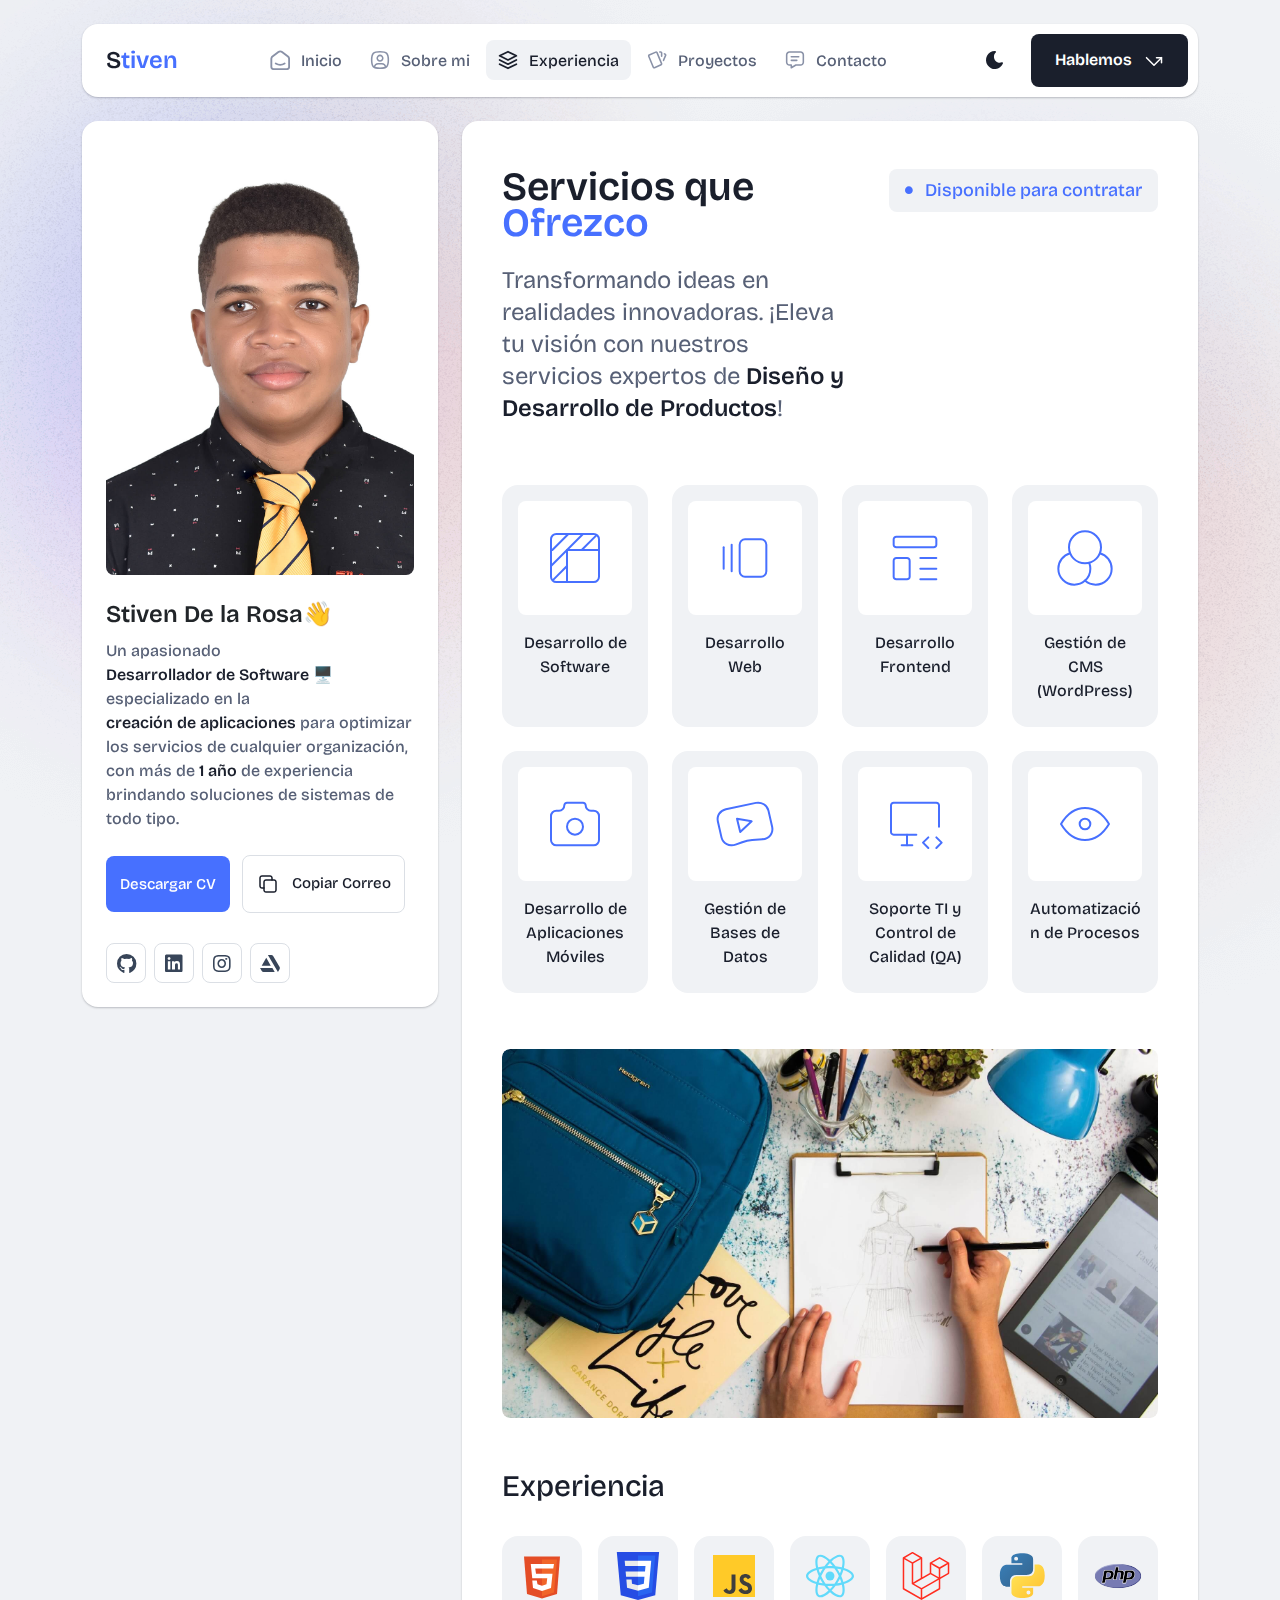
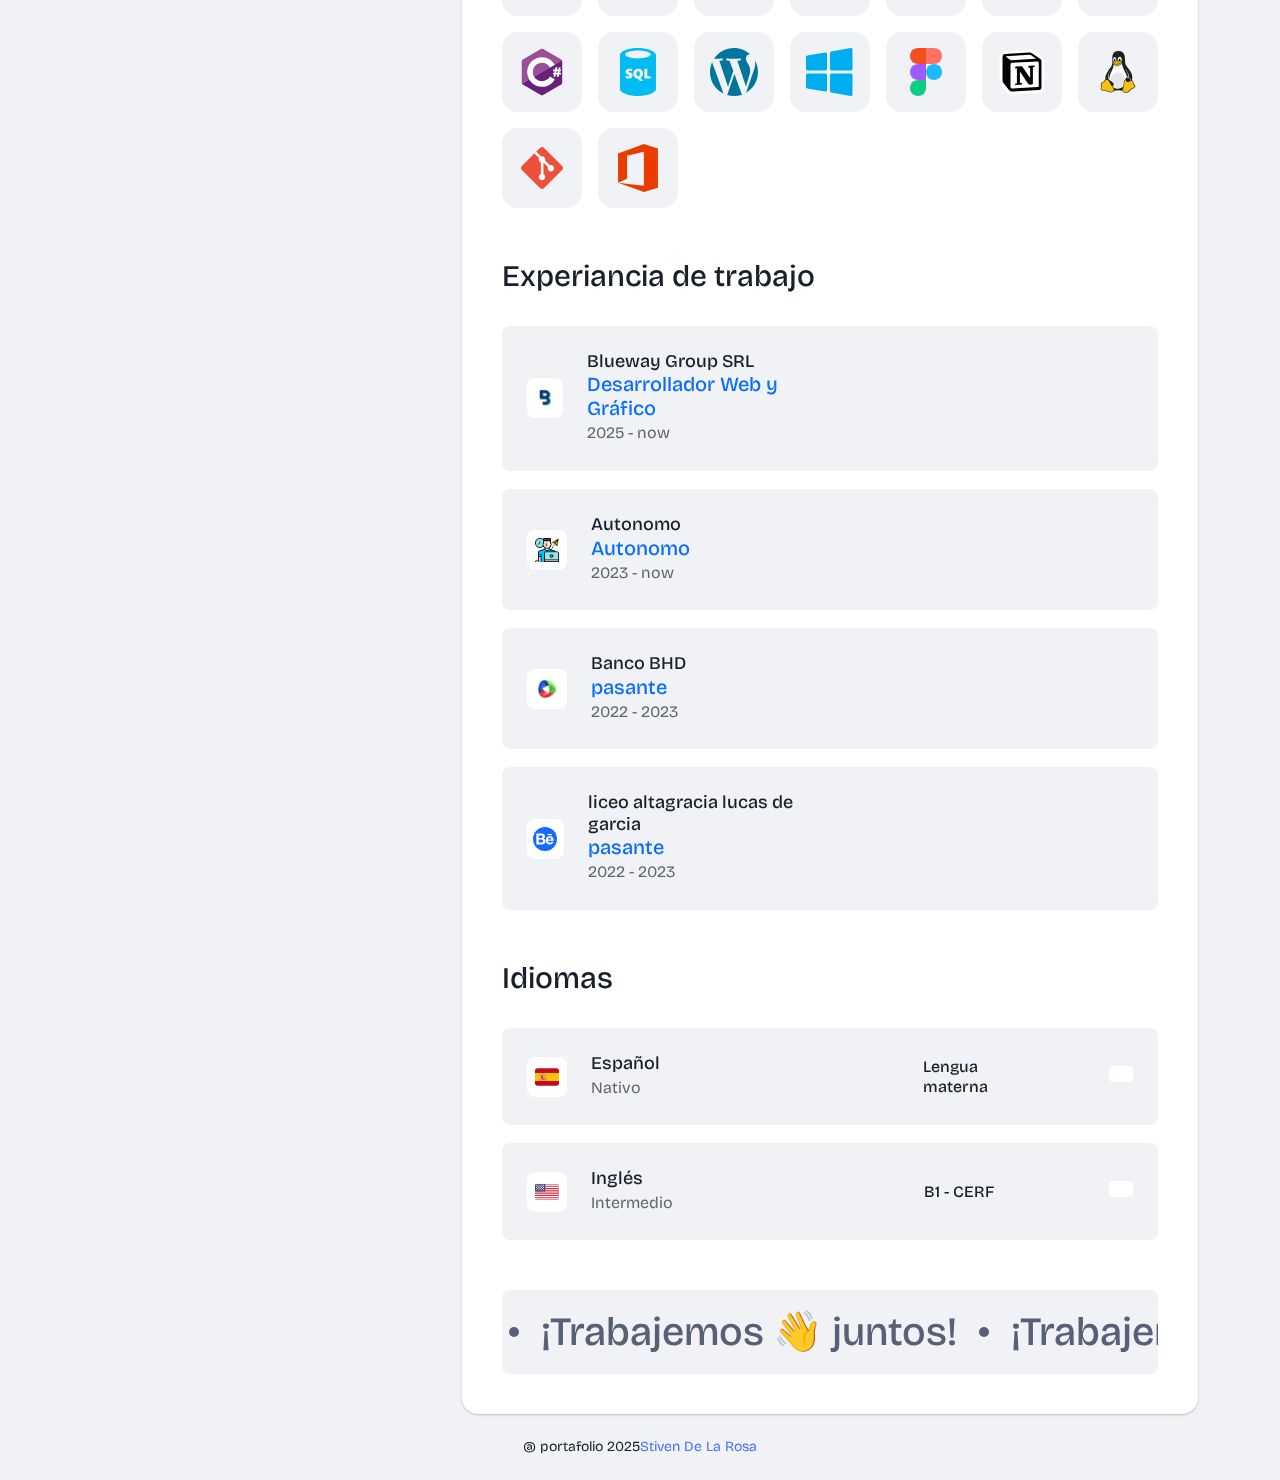
<file: services.html>
<!DOCTYPE html>
<html lang="es">


<!-- Mirrored from marveltheme.com/tf/html/testfolio-html/services.html by HTTrack Website Copier/3.x [XR&CO'2014], Sat, 22 Feb 2025 16:23:06 GMT -->
<head>
  <meta charset="UTF-8">
  <meta http-equiv="X-UA-Compatible" content="IE=edge">
  <title>Stiven R.</title>
  <meta name="description" content="testfolio - Bootstrap Personal Portfolio Template">
  <meta name="viewport" content="width=device-width, initial-scale=1">
  
  <link rel="shortcut icon" type="image/x-icon" href="assets/img/ico.ico">
  <!-- Place favicon.ico in the root directory -->

  <!-- CSS here -->
  <link rel="stylesheet" href="assets/css/bootstrap.min.css">
  <link rel="stylesheet" href="assets/fontawsome/css/all.min.css">
  <link rel="stylesheet" href="assets/fontawsome/css/fontawesome.min.css">
  <link rel="stylesheet" href="assets/css/slick.css">
  <link rel="stylesheet" href="assets/css/magnific-popup.css">
  <link rel="stylesheet" href="assets/css/style.css">
  <link rel="stylesheet" href="assets/css/responsive.css">
</head>

<body>
  <div id="page-content">
    <!-- header part start -->
    <header class="header-area">
      <nav class="navbar">
        <div class="container">
          <div class="menu-container">
            <div class="logo">
              <a class="navbar-brand me-0" href="index.html">
      
                <span>S<span class="primary">tiven</span></span>
              </a>
            </div>
            <div class="navbar-main d-flex flex-grow-1">
              <div class="logo inner-logo d-block d-xl-none">
                <a class="navbar-brand me-0" href="index.html">
      
                  <span>S<span class="primary">tiven</span></span>
                </a>
              </div>
              <ul class="navbar-info mx-auto">
                <li class="nav-item">
                  <a class="nav-link" aria-current="page" href="index.html">
                    <svg class="nav-icon" viewBox="0 0 15 15" fill="none" xmlns="http://www.w3.org/2000/svg">
                      <path
                        d="M13.475 4.92481L9.03083 1.46814C8.64082 1.16473 8.1608 1 7.66667 1C7.17254 1 6.69251 1.16473 6.3025 1.46814L1.8575 4.92481C1.59037 5.13254 1.37424 5.39858 1.22563 5.7026C1.07701 6.00662 0.99984 6.34058 1 6.67897V12.679C1 13.121 1.17559 13.5449 1.48816 13.8575C1.80072 14.17 2.22464 14.3456 2.66667 14.3456H12.6667C13.1087 14.3456 13.5326 14.17 13.8452 13.8575C14.1577 13.5449 14.3333 13.121 14.3333 12.679V6.67897C14.3333 5.99314 14.0167 5.34564 13.475 4.92481Z"
                        stroke-width="1.4" stroke-linecap="round" stroke-linejoin="round" />
                      <path d="M10.9753 10.1665C9.13359 11.2773 6.14859 11.2773 4.30859 10.1665" stroke-width="1.4"
                        stroke-linecap="round" stroke-linejoin="round" />
                    </svg>
                    <span>Inicio</span>
                  </a>
                </li>
                <li class="nav-item">
                  <a class="nav-link" href="about.html">
                    <svg class="nav-icon" viewBox="0 0 18 18" fill="none" xmlns="http://www.w3.org/2000/svg">
                      <path
                        d="M9 9.8335C9.66304 9.8335 10.2989 9.5701 10.7678 9.10126C11.2366 8.63242 11.5 7.99654 11.5 7.3335C11.5 6.67045 11.2366 6.03457 10.7678 5.56573C10.2989 5.09689 9.66304 4.8335 9 4.8335C8.33696 4.8335 7.70107 5.09689 7.23223 5.56573C6.76339 6.03457 6.5 6.67045 6.5 7.3335C6.5 7.99654 6.76339 8.63242 7.23223 9.10126C7.70107 9.5701 8.33696 9.8335 9 9.8335Z"
                        stroke-width="1.4" stroke-linecap="round" stroke-linejoin="round" />
                      <path d="M9 1.5C15 1.5 16.5 3 16.5 9C16.5 15 15 16.5 9 16.5C3 16.5 1.5 15 1.5 9C1.5 3 3 1.5 9 1.5Z"
                        stroke-width="1.4" stroke-linecap="round" stroke-linejoin="round" />
                      <path
                        d="M4 15.7085V15.6668C4 14.7828 4.35119 13.9349 4.97631 13.3098C5.60143 12.6847 6.44928 12.3335 7.33333 12.3335H10.6667C11.5507 12.3335 12.3986 12.6847 13.0237 13.3098C13.6488 13.9349 14 14.7828 14 15.6668V15.7085"
                        stroke-width="1.4" stroke-linecap="round" stroke-linejoin="round" />
                    </svg>
                    Sobre mi
                  </a>
                </li>
                <li class="nav-item">
                  <a class="nav-link active" href="services.html">
                    <svg class="nav-icon" viewBox="0 0 16 16" fill="none" xmlns="http://www.w3.org/2000/svg">
                      <path d="M7.99967 1.3335L1.33301 4.66683L7.99967 8.00016L14.6663 4.66683L7.99967 1.3335Z"
                        stroke-width="1.4" stroke-linecap="round" stroke-linejoin="round" />
                      <path d="M1.33301 8L7.99967 11.3333L14.6663 8" stroke-width="1.4" stroke-linecap="round"
                        stroke-linejoin="round" />
                      <path d="M1.33301 11.3335L7.99967 14.6668L14.6663 11.3335" stroke-width="1.4" stroke-linecap="round"
                        stroke-linejoin="round" />
                    </svg>
                    Experiencia
                  </a>
                </li>
                <li class="nav-item">
                  <a class="nav-link" href="portfolio.html">
                    <svg class="nav-icon" viewBox="0 0 18 17" fill="none" xmlns="http://www.w3.org/2000/svg">
                      <path
                        d="M2.00326 3.99733L7.95159 1.40649C8.04974 1.36442 8.15533 1.34243 8.26212 1.34181C8.3689 1.34119 8.47473 1.36196 8.57337 1.40289C8.67201 1.44382 8.76145 1.50408 8.83642 1.58013C8.9114 1.65617 8.97039 1.74646 9.00992 1.84566L13.1133 11.764C13.1985 11.9651 13.2014 12.1917 13.1213 12.3949C13.0412 12.5982 12.8845 12.7618 12.6849 12.8507L6.73742 15.4415C6.63922 15.4837 6.53356 15.5058 6.42668 15.5065C6.3198 15.5072 6.21387 15.4864 6.11514 15.4455C6.0164 15.4046 5.92688 15.3442 5.85184 15.2681C5.7768 15.192 5.71778 15.1016 5.67826 15.0023L1.57492 5.08316C1.48963 4.88204 1.48673 4.65546 1.56684 4.45222C1.64696 4.24898 1.80367 4.08616 2.00326 3.99733Z"
                        stroke-width="1.4" stroke-linecap="round" stroke-linejoin="round" />
                      <path
                        d="M11.5 1.3335H12.3333C12.5543 1.3335 12.7663 1.42129 12.9226 1.57757C13.0789 1.73385 13.1667 1.94582 13.1667 2.16683V5.0835"
                        stroke-width="1.4" stroke-linecap="round" stroke-linejoin="round" />
                      <path
                        d="M15.6663 3C15.8863 3.09333 16.0997 3.18083 16.3063 3.2625C16.5098 3.34882 16.6706 3.51241 16.7534 3.71729C16.8362 3.92217 16.8343 4.15155 16.748 4.355L14.833 8.83334"
                        stroke-width="1.4" stroke-linecap="round" stroke-linejoin="round" />
                    </svg>
                    Proyectos
                  </a>
                </li>
                <li class="nav-item">
                  <a class="nav-link" href="contact.html">
                    <svg class="nav-icon" viewBox="0 0 18 17" fill="none" xmlns="http://www.w3.org/2000/svg">
                      <path d="M5.66699 5.5H12.3337" stroke-width="1.4" stroke-linecap="round" stroke-linejoin="round" />
                      <path d="M5.66699 8.8335H10.667" stroke-width="1.4" stroke-linecap="round" stroke-linejoin="round" />
                      <path
                        d="M14 1.3335C14.663 1.3335 15.2989 1.59689 15.7678 2.06573C16.2366 2.53457 16.5 3.17045 16.5 3.8335V10.5002C16.5 11.1632 16.2366 11.7991 15.7678 12.2679C15.2989 12.7368 14.663 13.0002 14 13.0002H9.83333L5.66667 15.5002V13.0002H4C3.33696 13.0002 2.70107 12.7368 2.23223 12.2679C1.76339 11.7991 1.5 11.1632 1.5 10.5002V3.8335C1.5 3.17045 1.76339 2.53457 2.23223 2.06573C2.70107 1.59689 3.33696 1.3335 4 1.3335H14Z"
                        stroke-width="1.4" stroke-linecap="round" stroke-linejoin="round" />
                    </svg>
                    Contacto
                  </a>
                </li>
              </ul>
              <div class="header-right-info d-flex align-items-center">
                <button class="theme-control-btn">
                  <span class="dark">
                    <svg width="24" height="24" viewBox="0 0 24 24" fill="none" xmlns="http://www.w3.org/2000/svg">
                      <path
                        d="M11.8005 3C10.207 3.0003 8.64356 3.44286 7.27683 4.28049C5.91011 5.11811 4.79139 6.31937 4.04002 7.75612C3.28865 9.19288 2.93281 10.8112 3.01046 12.4386C3.08811 14.0659 3.59633 15.6411 4.48091 16.9963C5.3655 18.3514 6.59326 19.4356 8.03324 20.1333C9.47322 20.8309 11.0714 21.1157 12.6573 20.9574C14.2432 20.7991 15.7573 20.2036 17.0381 19.2344C18.319 18.2652 19.3185 16.9587 19.9301 15.4542C20.2302 14.7162 19.5111 13.9746 18.7875 14.2752C17.5475 14.7888 16.1706 14.8418 14.8963 14.425C13.622 14.0082 12.5308 13.1479 11.8126 11.9937C11.0943 10.8396 10.7943 9.4645 10.9648 8.10764C11.1353 6.75077 11.7655 5.49792 12.7458 4.5669L12.8136 4.4949C13.2986 3.9279 12.913 3.0072 12.1464 3.0072H11.9122L11.8524 3.0018L11.7996 3H11.8005Z"
                        fill="#1A1F2C" />
                    </svg>
                    <small class="theme-text d-block d-xl-none">Change appearance</small>
                  </span>
                  <span class="light">
                    <svg width="24" height="24" viewBox="0 0 24 24" fill="none" xmlns="http://www.w3.org/2000/svg">
                      <path
                        d="M12 19C12.2449 19 12.4813 19.09 12.6644 19.2527C12.8474 19.4155 12.9643 19.6397 12.993 19.883L13 20V21C12.9997 21.2549 12.9021 21.5 12.7272 21.6854C12.5522 21.8707 12.313 21.9822 12.0586 21.9972C11.8042 22.0121 11.5536 21.9293 11.3582 21.7657C11.1627 21.6021 11.0371 21.3701 11.007 21.117L11 21V20C11 19.7348 11.1054 19.4804 11.2929 19.2929C11.4804 19.1054 11.7348 19 12 19Z"
                        fill="#FD7E41" />
                      <path
                        d="M18.3127 16.9099L18.4067 16.9929L19.1067 17.6929C19.2861 17.8729 19.3902 18.1144 19.398 18.3683C19.4057 18.6223 19.3165 18.8697 19.1485 19.0602C18.9804 19.2508 18.7462 19.3702 18.4933 19.3943C18.2403 19.4184 17.9877 19.3454 17.7867 19.1899L17.6927 19.1069L16.9927 18.4069C16.8202 18.2347 16.7165 18.0053 16.7012 17.7619C16.6859 17.5186 16.76 17.278 16.9097 17.0855C17.0593 16.893 17.2741 16.7618 17.5137 16.7166C17.7533 16.6713 18.0012 16.7152 18.2107 16.8399L18.3127 16.9099Z"
                        fill="#FD7E41" />
                      <path
                        d="M7.00747 16.993C7.17965 17.1652 7.28308 17.3943 7.29836 17.6373C7.31364 17.8803 7.23972 18.1206 7.09047 18.313L7.00747 18.407L6.30747 19.107C6.12751 19.2863 5.88604 19.3905 5.63209 19.3982C5.37814 19.406 5.13076 19.3168 4.94019 19.1487C4.74963 18.9807 4.63017 18.7464 4.60607 18.4935C4.58198 18.2406 4.65506 17.988 4.81047 17.787L4.89347 17.693L5.59347 16.993C5.781 16.8055 6.03531 16.7002 6.30047 16.7002C6.56563 16.7002 6.81994 16.8055 7.00747 16.993Z"
                        fill="#FD7E41" />
                      <path
                        d="M3.99987 11C4.25475 11.0003 4.4999 11.0979 4.68524 11.2728C4.87057 11.4478 4.9821 11.687 4.99704 11.9414C5.01198 12.1958 4.92919 12.4464 4.7656 12.6418C4.60201 12.8373 4.36996 12.9629 4.11687 12.993L3.99987 13H2.99987C2.74499 12.9997 2.49984 12.9021 2.3145 12.7272C2.12916 12.5522 2.01763 12.313 2.0027 12.0586C1.98776 11.8042 2.07054 11.5536 2.23413 11.3582C2.39772 11.1627 2.62977 11.0371 2.88287 11.007L2.99987 11H3.99987Z"
                        fill="#FD7E41" />
                      <path
                        d="M20.9999 11C21.2547 11.0003 21.4999 11.0979 21.6852 11.2728C21.8706 11.4478 21.9821 11.687 21.997 11.9414C22.012 12.1958 21.9292 12.4464 21.7656 12.6418C21.602 12.8373 21.37 12.9629 21.1169 12.993L20.9999 13H19.9999C19.745 12.9997 19.4998 12.9021 19.3145 12.7272C19.1292 12.5522 19.0176 12.313 19.0027 12.0586C18.9878 11.8042 19.0705 11.5536 19.2341 11.3582C19.3977 11.1627 19.6298 11.0371 19.8829 11.007L19.9999 11H20.9999Z"
                        fill="#FD7E41" />
                      <path
                        d="M6.21264 4.80985L6.30664 4.89285L7.00664 5.59285C7.18599 5.77281 7.29011 6.01429 7.29787 6.26824C7.30562 6.52219 7.21642 6.76957 7.04839 6.96013C6.88036 7.1507 6.64609 7.27016 6.39316 7.29425C6.14024 7.31834 5.88763 7.24526 5.68664 7.08985L5.59264 7.00685L4.89264 6.30685C4.72073 6.13453 4.61757 5.90543 4.6025 5.66248C4.58744 5.41954 4.6615 5.17945 4.8108 4.98721C4.9601 4.79497 5.1744 4.66378 5.41351 4.61824C5.65262 4.57271 5.90013 4.61594 6.10964 4.73985L6.21264 4.80985Z"
                        fill="#FD7E41" />
                      <path
                        d="M19.1071 4.89288C19.2793 5.06508 19.3827 5.29418 19.398 5.5372C19.4132 5.78023 19.3393 6.02048 19.1901 6.21288L19.1071 6.30688L18.4071 7.00688C18.2271 7.18623 17.9856 7.29036 17.7317 7.29811C17.4777 7.30587 17.2304 7.21667 17.0398 7.04864C16.8492 6.8806 16.7298 6.64633 16.7057 6.39341C16.6816 6.14049 16.7547 5.88788 16.9101 5.68688L16.9931 5.59288L17.6931 4.89288C17.8806 4.70541 18.1349 4.6001 18.4001 4.6001C18.6652 4.6001 18.9196 4.70541 19.1071 4.89288Z"
                        fill="#FD7E41" />
                      <path
                        d="M12 2C12.2449 2.00003 12.4813 2.08996 12.6644 2.25272C12.8474 2.41547 12.9643 2.63975 12.993 2.883L13 3V4C12.9997 4.25488 12.9021 4.50003 12.7272 4.68537C12.5522 4.8707 12.313 4.98223 12.0586 4.99717C11.8042 5.01211 11.5536 4.92933 11.3582 4.76573C11.1627 4.60214 11.0371 4.3701 11.007 4.117L11 4V3C11 2.73478 11.1054 2.48043 11.2929 2.29289C11.4804 2.10536 11.7348 2 12 2Z"
                        fill="#FD7E41" />
                      <path
                        d="M12 7C12.9797 6.99994 13.9378 7.28769 14.7553 7.8275C15.5729 8.36731 16.2138 9.1354 16.5986 10.0364C16.9833 10.9373 17.0949 11.9315 16.9195 12.8953C16.7441 13.8592 16.2893 14.7502 15.6118 15.4579C14.9343 16.1655 14.0638 16.6585 13.1085 16.8756C12.1532 17.0928 11.1552 17.0245 10.2383 16.6793C9.3215 16.334 8.52629 15.7271 7.95146 14.9338C7.37663 14.1405 7.04752 13.1958 7.005 12.217L7 12L7.005 11.783C7.06092 10.4958 7.61161 9.27978 8.54222 8.38866C9.47284 7.49754 10.7115 7.00007 12 7Z"
                        fill="#FD7E41" />
                    </svg>
                    <small class="theme-text d-block d-xl-none">Cambiar apariencia</small>
                  </span>
                </button>
                <a href="contact.html" class="lets-talk-btn">
                  Hablemos
                  <svg class="icon" width="20" height="20" viewBox="0 0 20 20" fill="none" xmlns="http://www.w3.org/2000/svg">
                    <path d="M17.5 11.6665V6.6665H12.5" stroke="white" stroke-width="1.5" stroke-linecap="round"
                      stroke-linejoin="round" />
                    <path d="M17.5 6.6665L10 14.1665L2.5 6.6665" stroke="white" stroke-width="1.5" stroke-linecap="round"
                      stroke-linejoin="round" />
                  </svg>
                </a>
              </div>
            </div>
            <div class="mobile-menu-overlay d-block d-lg-none"></div>
            <div class="mobile-menu-control-bar d-block d-xl-none">
              <button class="mobile-menu-control-bar">
                <i class="fas fa-bars"></i>
              </button>
            </div>
          </div>
        </div>
      </nav>
    </header>
    <!-- header part end -->

    <!-- main area part start -->
    <main>

      <section class="content-box-area mt-4">
        <div class="container">
          <div class="row g-4">
    <div class="col-xl-4">
      <div class="card profile-card">
        <div class="card-body">
          <div class="image text-center">
            <img src="assets/img/images/Stiven De La Rosa 402-5132999-7.JPG" alt="profile">
          </div>
          <div class="text">
            <h3 class="card-title">Stiven De la Rosa👋</h3>
            <p>Un apasionado <span>Desarrollador de Software</span> 🖥️ especializado en la <span>creación de
                aplicaciones</span>
              para optimizar los servicios de cualquier organización, con más de <span>1 año</span> de
              experiencia brindando
              soluciones de sistemas de todo tipo.</p>
    
            <div class="common-button-groups">
              <a class="btn btn-call" href="assets/doc/StivenDeLaRosa_Dev_CV.pdf" download="StivenDeLaRosa_Dev_CV.pdf">
                Descargar CV
              </a>
              <button class="btn btn-copy" data-clipboard-text="stiven.dlrbrito@gmail.com">
                <svg class="icon" width="24" height="24" viewBox="0 0 24 24" fill="none" xmlns="http://www.w3.org/2000/svg">
                  <path
                    d="M8 10C8 9.46957 8.21071 8.96086 8.58579 8.58579C8.96086 8.21071 9.46957 8 10 8H18C18.5304 8 19.0391 8.21071 19.4142 8.58579C19.7893 8.96086 20 9.46957 20 10V18C20 18.5304 19.7893 19.0391 19.4142 19.4142C19.0391 19.7893 18.5304 20 18 20H10C9.46957 20 8.96086 19.7893 8.58579 19.4142C8.21071 19.0391 8 18.5304 8 18V10Z"
                    stroke-width="1.5" stroke-linecap="round" stroke-linejoin="round" />
                  <path
                    d="M16 8V6C16 5.46957 15.7893 4.96086 15.4142 4.58579C15.0391 4.21071 14.5304 4 14 4H6C5.46957 4 4.96086 4.21071 4.58579 4.58579C4.21071 4.96086 4 5.46957 4 6V14C4 14.5304 4.21071 15.0391 4.58579 15.4142C4.96086 15.7893 5.46957 16 6 16H8"
                    stroke-width="1.5" stroke-linecap="round" stroke-linejoin="round" />
                </svg>
                Copiar Correo
              </button>
            </div>
            <div class="social-media-icon">
              <ul class="list-unstyled">
                <li><a href="https://github.com/codestiven"><i class="fab fa-github"></i></a></li>
                <li><a href="https://www.linkedin.com/in/stiven-de-la-rosa-brito/"><i class="fab fa-linkedin"></i></a></li>
                <li><a href="https://www.instagram.com/stiven_design"><i class="fab fa-instagram"></i></a></li>
                <li><a href="https://codestiven.artstation.com/"><i class="fab fa-artstation"></i></a></li>
              </ul>
            </div>
          </div>
        </div>
      </div>
    </div>
            <div class="col-xl-8">
              <div class="card content-box-card">
                <div class="card-body">
                <div class="top-info">
                  <div class="text">
                    <h1 class="main-title">Servicios que <span>Ofrezco</span></h1>
                    <p>Transformando ideas en realidades innovadoras. ¡Eleva tu visión con nuestros servicios expertos de <b>Diseño y
                        Desarrollo de Productos</b>!</p>
                  </div>
                  <div class="available-btn">
                    <span><i class="fas fa-circle"></i> Disponible para contratar</span>
                  </div>
                </div>

                  <div class="services">
                    <div class="row g-4">
                      <div class="col-md-3 col-sm-6 col-6">
                        <div class="services-item text-center">
                          <div class="image">
                            <img src="assets/img/icons/ui-ux.svg" alt="ui-ux">
                          </div>
                          <div class="text">
                            <h3 class="title">Desarrollo de Software</h3>
                          </div>
                        </div>
                      </div>
                      <div class="col-md-3 col-sm-6 col-6">
                        <div class="services-item text-center">
                          <div class="image">
                            <img src="assets/img/icons/app.svg" alt="app">
                          </div>
                          <div class="text">
                            <h3 class="title">Desarrollo Web</h3>
                          </div>
                        </div>
                      </div>
                      <div class="col-md-3 col-sm-6 col-6">
                        <div class="services-item text-center">
                          <div class="image">
                            <img src="assets/img/icons/prd-design.svg" alt="prd-design">
                          </div>
                          <div class="text">
                            <h3 class="title">Desarrollo Frontend</h3>
                          </div>
                        </div>
                      </div>
                      <div class="col-md-3 col-sm-6 col-6">
                        <div class="services-item text-center">
                          <div class="image">
                            <img src="assets/img/icons/branding.svg" alt="branding">
                          </div>
                          <div class="text">
                            <h3 class="title">Gestión de CMS (WordPress)</h3>
                          </div>
                        </div>
                      </div>
                      <div class="col-md-3 col-sm-6 col-6">
                        <div class="services-item text-center">
                          <div class="image">
                            <img src="assets/img/icons/camera.svg" alt="camera">
                          </div>
                          <div class="text">
                            <h3 class="title">Desarrollo de Aplicaciones Móviles</h3>
                          </div>
                        </div>
                      </div>
                      <div class="col-md-3 col-sm-6 col-6">
                        <div class="services-item text-center">
                          <div class="image">
                            <img src="assets/img/icons/youtube.svg" alt="youtube">
                          </div>
                          <div class="text">
                            <h3 class="title">Gestión de Bases de Datos</h3>
                          </div>
                        </div>
                      </div>
                      <div class="col-md-3 col-sm-6 col-6">
                        <div class="services-item text-center">
                          <div class="image">
                            <img src="assets/img/icons/web-development.svg" alt="web-development">
                          </div>
                          <div class="text">
                            <h3 class="title">Soporte TI y Control de Calidad (QA)</h3>
                          </div>
                        </div>
                      </div>
                      <div class="col-md-3 col-sm-6 col-6">
                        <div class="services-item text-center">
                          <div class="image">
                            <img src="assets/img/icons/view.svg" alt="view">
                          </div>
                          <div class="text">
                            <h3 class="title">Automatización de Procesos</h3>
                          </div>
                        </div>
                      </div>
                    </div>
                    <div class="block-image">
                      <img src="assets/img/blog/blog-img-1.jpg" alt="blog-img-1" class="img-fluid w-100">
                    </div>
                  </div>
                  <div class="working-with-area">
                    <h2 class="main-common-title">Experiencia
                    </h2>
                    <div class="working-with-main">
                      <div class="items">
                        <img src="assets/img/icons/html-5-svgrepo-com.svg" alt="Html">
                      </div>
                      <div class="items">
                        <img src="assets/img/icons/css3-svgrepo-com.svg" alt="CSS">
                      </div>
                      <div class="items">
                        <img src="assets/img/icons/js-svgrepo-com.svg" alt="js">
                      </div>
                      <div class="items">
                        <img src="assets/img/icons/react-2.svg" alt="React">
                      </div>
                      <div class="items">
                        <img src="assets/img/icons/laravel-svgrepo-com.svg" alt="Laravel">
                      </div>
                      <div class="items">
                        <img src="assets/img/icons/python.svg" alt="Python">
                      </div>
                      <div class="items">
                        <img src="assets/img/icons/php.svg" alt="PHP">
                      </div>
                      <div class="items">
                        <img src="assets/img/icons/csharp-logo.svg" alt="c#">
                      </div>
                      <div class="items">
                        <img src="assets/img/icons/sql.svg" alt="SQL">
                      </div>
                      <div class="items">
                        <img src="assets/img/icons/wordpress.svg" alt="WordPress">
                      </div>
                      <div class="items">
                        <img src="assets/img/icons/windows-applications-svgrepo-com.svg" alt="Windows">
                      </div>
                      <div class="items">
                        <img src="assets/img/icons/figma.svg" alt="figma">
                      </div>
                      <div class="items">
                        <img src="assets/img/icons/notion.svg" alt="notion">
                      </div>
                      <div class="items">
                        <img src="assets/img/icons/linux-svgrepo-com.svg" alt="Linux">
                      </div>
                      <div class="items">
                        <img src="assets/img/icons/git-svgrepo-com.svg" alt="Git">
                      </div>
                      <div class="items">
                        <img src="assets/img/icons/office-1-logo-svgrepo-com.svg" alt="microsoft office">
                      </div>
                    </div>
                  </div>
                  <div class="awards-recognitions">
                    <h2 class="main-common-title">Experiancia de trabajo
                    </h2>
                    <div class="awards-recognitions-main">
                      <ul class="list-unstyled">
                        <li>
                          <a href="#" class="d-block w-100">
                            <div class="awards-item">
                              <div class="award-name">
                                <div class="icon">
                                  <img src="assets/img/works/bluwey.jpeg" alt="adobe">
                                </div>
                                <div class="text">
                                  <h4 class="title">Blueway Group SRL</h4>
                                  <h5>Desarrollador Web y Gráfico</h5>
                                  <p class="year">2025 - now</p>
                                </div>
                              </div>
                            </div>
                          </a>
                        </li>
                        <li>
                          <a href="#" class="d-block w-100">
                            <div class="awards-item">
                              <div class="award-name">
                                <div class="icon">
                                  <img src="assets/img/works/freelance.png" alt="dribbble">
                                </div>
                                <div class="text">
                                  <h4 class="title">Autonomo</h4>
                                 <h5>Autonomo</h5>
                                  <p class="year">2023 - now</p>
                                </div>
                              </div>
                            </div>
                          </a>
                        </li>
                        <li>
                          <a href="#" class="d-block w-100">
                            <div class="awards-item">
                              <div class="award-name">
                                <div class="icon">
                                  <img src="assets/img/works/bancobhd_logo.jpeg" alt="awwwards">
                                </div>
                                <div class="text">
                                  <h4 class="title">Banco BHD</h4>
                                  <h5>pasante</h5>
                                  <p class="year">2022 - 2023</p>
                                </div>
                              </div>
                            </div>
                          </a>
                        </li>
                        <li>
                          <a href="#" class="d-block w-100">
                            <div class="awards-item">
                              <div class="award-name">
                                <div class="icon">
                                  <img src="assets/img/icons/behance.svg" alt="behance">
                                </div>
                                <div class="text">
                                  <h4 class="title">liceo altagracia lucas de garcia</h4>
                                  <h5>pasante</h5>
                                  <p class="year">2022 - 2023</p>
                                </div>
                              </div>
                            </div>
                          </a>
                        </li>
                      </ul>
                    </div>
                  </div>







                  <div class="awards-recognitions">
                    <h2 class="main-common-title">Idiomas</h2>
                    <div class="awards-recognitions-main">
                      <ul class="list-unstyled">
                        <!-- Español -->
                        <li>
                          <a href="#" class="d-block w-100">
                            <div class="awards-item">
                              <div class="award-name">
                                <div class="icon">
                                  <img src="assets/img/icons/flag-for-flag-spain-svgrepo-com.svg" alt="español">
                                </div>
                                <div class="text">
                                  <h4 class="title">Español</h4>
                                  <p class="year">Nativo</p>
                                </div>
                              </div>
                              <div class="winner-tag">
                                <h4 class="title">
                                  <svg class="icon" width="24" height="24" viewBox="0 0 24 24" fill="none"
                                    xmlns="http://www.w3.org/2000/svg">
                                    <!-- SVG original (sin cambios) -->
                                  </svg>
                                  Lengua materna
                                </h4>
                              </div>
                              <div class="project-btn">
                                <span> <!-- Sección vacía -->
                                </span>
                              </div>
                            </div>
                          </a>
                        </li>
                  
                        <!-- Inglés -->
                        <li>
                          <a href="#" class="d-block w-100">
                            <div class="awards-item">
                              <div class="award-name">
                                <div class="icon">
                                  <img src="assets/img/icons/flag-us-svgrepo-com.svg" alt="inglés">
                                </div>
                                <div class="text">
                                  <h4 class="title">Inglés</h4>
                                  <p class="year">Intermedio</p>
                                </div>
                              </div>
                              <div class="winner-tag">
                                <h4 class="title">
                                  <svg class="icon" width="24" height="24" viewBox="0 0 24 24" fill="none"
                                    xmlns="http://www.w3.org/2000/svg">
                                    <!-- SVG original (sin cambios) -->
                                  </svg>
                                  B1 - CERF
                                </h4>
                              </div>
                              <div class="project-btn">
                                <span> <!-- Sección vacía -->
                                </span>
                              </div>
                            </div>
                          </a>
                        </li>
                      </ul>
                    </div>
                  </div>










                      
            
                  <div class="work-together-slider">
                <div class="slider-main d-flex gap-4 align-items-center">
                  <div class="slider-item">
                    <a href="contact.html">¡Trabajemos 👋 juntos!</a>
                    <a href="contact.html">¡Trabajemos 👋 juntos!</a>
                  </div>
                  <div class="slider-item">
                    <a href="contact.html">¡Trabajemos 👋 juntos!</a>
                    <a href="contact.html">¡Trabajemos 👋 juntos!</a>
                  </div>
                </div>
                  </div>
                </div>
              </div>
            </div>
          </div>
        </div>
      </section>

      <!-- background shape area start -->
      <div class="background-shapes">
        <div class="shape-1 common-shape">
          <img src="assets/img/bg/banner-shape-1.png" alt="banner-shape-1">
        </div>
        <div class="shape-2 common-shape">
          <img src="assets/img/bg/banner-shape-1.png" alt="banner-shape-1">
        </div>
        <div class="threed-shape-1 move-with-cursor" data-value="1">
          <img src="assets/img/bg/object-3d-1.png" alt="object-3d-1">
        </div>
        <div class="threed-shape-2 move-with-cursor" data-value="1">
          <img src="assets/img/bg/object-3d-2.png" alt="object-3d-2">
        </div>
      </div>
      <!-- background shape area end -->
    </main>
    <!-- main area part end -->

    <!-- footer part start -->
    <footer class="footer-area">
      <div class="container">
        <div class="text text-center">
          <p>@ portafolio 2025<a href="#">Stiven De La Rosa </a></p>
        </div>
      </div>
    </footer>
    <!-- footer part end -->
  </div>

  <!-- JS here -->
  <script src="assets/js/vendor/jquery-3.6.0.min.js"></script>
  <script src="assets/js/bootstrap.bundle.min.js"></script>
  <script src="assets/js/jquery.magnific-popup.min.js"></script>
  <script src="assets/js/ajax-form.js"></script>
  <script src="assets/js/clipboard.min.js"></script>
  <script src="assets/js/slick.min.js"></script>
  <script src="assets/js/script.js"></script>
</body>



<!-- Mirrored from marveltheme.com/tf/html/testfolio-html/services.html by HTTrack Website Copier/3.x [XR&CO'2014], Sat, 22 Feb 2025 16:23:11 GMT -->
</html>
</file>
<file: assets/css/responsive.css>
@media (max-width:1399.98px) {
  .common-button-groups .btn {
    padding: 16px 13px;
    font-size: 15px;
  }

  .card-title {
    gap: 15px;
  }

  .background-shapes .threed-shape-1 {
    display: none;
  }

  .background-shapes .threed-shape-2 {
    display: none;
  }

  .work-experiance-card .work-experiance-slider li {
    display: flex !important;
    gap: 5px;
  }

  .work-experiance-card .work-experiance-slider li .date {
    margin-right: 30px;
  }

  .content-box-card .working-with-area .working-with-main {
    gap: 16px;
  }

  .article-publications-item .text .title {
    font-size: 20px;
  }

  .services .services-item {
    height: 100%;
  }

  .content-box-card .frequently-asked-questions .accordion-button {
    font-size: 18px;
    line-height: 1.5em;
  }

  .content-box-card .frequently-asked-questions .accordion-button {
    padding: 20px 24px;
  }

  .content-box-card .frequently-asked-questions .accordion-body p {
    font-size: 16px;
  }

  .portfolio-area .portfolio-item .image {
    padding: 24px;
  }

  .article-details-area .article-details-text .main-title {
    font-size: 24px;
    line-height: 1.3em;
  }

  .article-details-area .article-details-text p {
    font-size: 16px;
  }

  .article-details-area .article-details-text blockquote p {
    font-size: 16px;
  }

  .article-details-area .article-details-text .listed-info li {
    font-size: 16px;
    padding-bottom: 10px;
  }

  .leave-comments-area .comments-box {
    padding: 24px;
  }
}

@media (max-width:1199.98px) {
  .navbar .navbar-main {
    position: fixed;
    top: 0;
    left: -260px;
    width: 260px;
    height: 100%;
    background-color: var(--white);
    z-index: 9999;
    padding: 24px;
    transition: all linear 0.2s;
  }

  .header-area .container .navbar-main {
    flex-direction: column;
    overflow-y: auto;
  }

  .header-area .container .inner-logo {
    width: 100%;
    padding: 0 10px;
  }

  .header-area .container .navbar-info {
    margin: 0;
    margin-top: 26px;
    margin-bottom: 30px;
    width: 100%;
  }

  .header-area .navbar-info .nav-item {
    margin-bottom: 8px;
    display: block;
  }

  .header-area .header-right-info .lets-talk-btn {
    display: block;
    width: 100%;
  }

  .header-right-info {
    display: block !important;
    margin-top: auto;
    width: 100%;
  }

  .header-area .header-right-info .lets-talk-btn {
    margin-left: 0;
    text-align: center;
  }

  .header-area .header-right-info .theme-control-btn span {
    width: 100%;
    justify-content: flex-start;
    height: 40px;
    padding: 0 15px;
  }

  .header-area .header-right-info .theme-control-btn span small {
    font-size: 14px;
    font-weight: 400;
    color: #576076;
    margin-left: 10px;
  }

  .header-area .header-right-info .theme-control-btn {
    background-color: transparent;
    border: 0;
    width: 100%;
    margin-bottom: 12px;
  }

  .mobile-menu-overlay {
    position: fixed;
    top: 0;
    left: 0;
    width: 100%;
    height: 100%;
    background-color: rgba(14, 16, 24, 0.5);
    z-index: 999;
    visibility: hidden;
    opacity: 0;
    transition: all linear 0.2s;
  }

  .header-area .menu-container {
    justify-content: space-between;
    align-items: center;
    padding: 14px 10px 10px 24px;
  }

  .mobile-menu-overlay.show {
    visibility: visible;
    opacity: 1;
  }

  .profile-card .image {
    aspect-ratio: 6 / 4;
  }

  .profile-card .image img {
    object-fit: cover;
    height: 100%;
  }

  .common-button-groups .btn {
    padding: 16px 24px;
    font-size: 16px;
  }

  .expertise-card {
    height: unset;
  }

  .content-box-card .card-body {
    padding: 24px 24px 24px;
  }

  .content-box-card .top-info {
    display: flex;
    flex-direction: column;
  }

  .content-box-card .available-btn span {
    font-size: 16px;
    display: inline-block;
  }

  .content-box-card .available-btn {
    order: 1;
  }

  .content-box-card .top-info .text {
    order: 2;
  }

  .content-box-card .top-info .text {
    max-width: unset;
  }

  .content-box-card .top-info {
    gap: 24px;
  }

  .content-box-card .top-info .main-title {
    font-size: 30px;
    line-height: 1.2em;
  }

  .content-box-card .top-info p {
    font-size: 18px;
    line-height: 1.5em;
  }

  .content-box-card .top-info p b {
    font-size: 18px;
  }

  .content-box-card .main-common-title {
    font-size: 24px;
    line-height: 1.3em;
  }

  .content-box-card .working-with-area .working-with-main {
    gap: 8px;
  }

  .content-box-card .working-with-area .working-with-main .items {
    width: 60px;
    border-radius: 8px;
    height: 60px;
  }

  .content-box-card .working-with-area .working-with-main .items img {
    width: 32px;
    height: 32px;
  }

  .content-box-card .client-feedback-slider .icon {
    top: -65px;
  }

  .content-box-card .counter-area .counter .counter-item .number {
    font-size: 30px;
    line-height: 1.2em;
  }

  .content-box-card .counter-area .circle-area {
    display: none;
  }

  .content-box-card .top-info {
    margin-bottom: 40px;
  }

  .content-box-card .counter-area {
    margin-bottom: 40px;
  }

  .portfolio-area .portfolio-item .text .info .title {
    font-size: 20px;
    line-height: 1.4em;
  }

  .article-details-card {
    padding-top: 24px !important;
  }

  .contact-card .common-button-groups {
    margin-top: 0px;
    order: 2;
  }

  .portfolio-details-area .more-info-block .more-info-title {
    font-size: 24px;
    margin-bottom: 14px;
  }

  .portfolio-details-area .prev-and-next-btn .btn {
    font-size: 20px;
  }
}

@media (max-width:991.98px) {
  .services-item {
    padding: 16px 13px 16px 13px;
  }

  .content-box-card .working-with-area .working-with-main .items {
    width: 57px;
    height: 57px;
  }

  .article-details-area .article-details-text {
    margin-top: 26px;
  }

  .article-details-area .article-details-text .main-title {
    margin-bottom: 24px;
  }

  .article-details-area .article-details-text .tags-and-share {
    margin-bottom: 40px;
  }

  .leave-comments-area {
    margin-top: 40px;
  }

  .portfolio-details-area .prev-and-next-btn {
    column-gap: 16px;
  }
}

@media (max-width:767.98px) {
  .content-box-card .working-with-area .working-with-main .items {
    width: 73px;
    height: 73px;
  }

  .content-box-card .awards-recognitions .awards-item {
    display: block;
  }

  .content-box-card .awards-recognitions .awards-item .award-name {
    display: block;
  }

  .content-box-card .awards-recognitions .awards-item .award-name .icon {
    margin-bottom: 15px;
  }

  .content-box-card .awards-recognitions .awards-item .project-btn {
    text-align: right;
    margin-top: 15px;
  }

  .content-box-card .awards-recognitions .awards-item .winner-tag {
    margin-top: 15px;
  }

  .content-box-card .work-together-slider a {
    font-size: 30px;
    line-height: 1.2em;
  }

  .portfolio-area .portfolio-item .text .info .title {
    font-size: 18px;
  }

  .portfolio-area .portfolio-item .image {
    padding: 14px;
    border-radius: 8px;
  }

  .article-details-area .article-details-text .tags-and-share {
    display: flex;
    justify-content: space-between;
    gap: 20px;
    align-items: flex-start;
    margin-top: 30px;
    margin-bottom: 60px;
    flex-direction: column;
    justify-content: flex-start;
  }

  .portfolio-details-text {
    flex-direction: column;
  }

  .portfolio-details-text .overview {
    margin-top: 20px;
  }

  .portfolio-details-text .short-info {
    max-width: 100%;
  }

  .portfolio-details-area .prev-and-next-btn {
    column-gap: 16px;
  }
}

@media (max-width:575.98px) {
  .common-button-groups .btn.btn-copy {
    margin-top: 8px;
  }

  .work-experiance-card .work-experiance-slider li {
    flex-direction: column;
  }

  .card-title {
    gap: 6px;
    flex-direction: column;
    align-items: flex-start;
  }

  .services-item {
    height: 100%;
  }

  .services-item {
    padding: 10px 10px 14px 10px;
  }

  .content-box-card .counter-area .counter {
    max-width: 100%;
  }

  .content-box-card .counter-area .counter {
    gap: 26px;
    flex-wrap: wrap;
  }

  .content-box-card .client-feedback .feedback-item .feedback-top-info {
    gap: 25px;
  }

  .content-box-card .client-feedback-slider .icon.left {
    right: unset;
    left: 12px;
  }

  .content-box-card .client-feedback-slider .icon.right {
    left: 58px;
  }

  .client-feedback .main-common-title {
    padding-bottom: 56px;
  }

  .content-box-card .article-publications-slider .icon.left {
    right: unset;
    left: 12px;
  }

  .content-box-card .article-publications-slider .icon.right {
    left: 58px;
  }

  .article-publications .main-common-title {
    padding-bottom: 56px;
  }

  .portfolio-area .portfolio-item .text {
    padding: 24px 0;
    gap: 5px;
    flex-direction: column;
    padding-top: 14px;
  }

  .portfolio-area .portfolio-item .text .info .title {
    border-bottom: none;
  }

  .portfolio-details-area .prev-and-next-btn {
    flex-direction: column;
    row-gap: 12px;
  }

  .portfolio-details-area .prev-and-next-btn .btn {
    width: 100%;
    font-size: 18px;
    height: 64px;
  }
}
</file>
<file: assets/css/style.css>
/*
  Theme Name: testfolio - Bootstrap Personal Portfolio Template
  Support: marveltheme@gmail.com
  Description: testfolio - Bootstrap Personal Portfolio Template
  Version: 1.0
*/

/* CSS Index
============================
01. Variable CSS
02. Common CSS
03. Header
04. Home
05. About
06. Services
07. Portfolio
08. Blog
09. Contact
10. Footer
11. Theme Control
============================
*/

/*=============================
	1. Google Fonts
===============================*/
@import url('https://fonts.googleapis.com/css2?family=Bricolage+Grotesque:opsz,wght@12..96,300;12..96,400;12..96,500;12..96,600;12..96,700&amp;display=swap');

/*=============================
	01. Variable CSS start
===============================*/

:root {
	--font-family: "Bricolage Grotesque", sans-serif;
	--primary: #4770FF;
	--black: #1A1F2C;
	--light-black: #576076;
	--white: #ffffff;
	--dark-theme-bg: #000;
	--dark-theme-black: #0E1018;
	--dark-theme-white: #f0f2f5;
	--dark-theme-light-white: rgba(240, 242, 245, 0.7);
	--paragraph: #616670;
	--background: #F0F2F5;
	--font-size: 16px;
	--font-weight: 400;
	--line-height: 1.6em;
	--transision: all 0.1s ease-out 0s;
	--border: #DBDFE5;
}

/*=============================
	02. Common CSS start
===============================*/

* {
	margin: 0;
	padding: 0;
	outline: none;
	box-sizing: border-box;
}

body {
	font-family: var(--font-family);
	font-weight: var(--font-weight);
	font-size: var(--font-size);
	line-height: var(--line-height);
	color: var(--black);
	overflow-x: hidden;
	background-color: var(--background);
	padding: 24px 0 24px 0;
	min-height: 100vh;
}

h1,
h2,
h3,
h4,
h5,
h6 {
	margin: 0;
	padding: 0;
}

a,
span,
small {
	display: inline-block;
}

a,
button {
	-webkit-transition: all 0.1s ease-out 0s;
	-moz-transition: all 0.1s ease-out 0s;
	-ms-transition: all 0.1s ease-out 0s;
	-o-transition: all 0.1s ease-out 0s;
	transition: all 0.1s ease-out 0s;
	text-decoration: none;
}

a:focus,
.btn:focus,
button:focus {
	text-decoration: none;
	outline: none;
	box-shadow: none;
}


ul,
ol {
	margin: 0;
	padding: 0;
}

p {
	font-size: var(--font-size);
	font-weight: var(--font-weight);
	line-height: var(--line-height);
	color: var(--paragraph);
	margin: 0;
	padding: 0;
}

.uppercase {
	text-transform: uppercase;
}

.capitalize {
	text-transform: capitalize;
}

*::-moz-selection {
	background: var(--primary);
	color: var(--white);
	text-shadow: none;
}

::-moz-selection {
	background: var(--primary);
	color: var(--white);
	text-shadow: none;
}

::selection {
	background: var(--primary);
	color: var(--white);
	text-shadow: none;
}

.mt-24 {
	margin-top: 24px;
}

.mb-24 {
	margin-bottom: 24px;
}

#page-content {
	display: none;
}

/* background shapes start */
.background-shapes .shape-1 {
	position: fixed;
	top: -20%;
	left: -20%;
	z-index: -1;
}

.background-shapes .shape-2 {
	position: fixed;
	bottom: -20%;
	right: -20%;
	z-index: -1;
}

.background-shapes .common-shape {
	animation: rotateAnimation 60s infinite linear;
}

@keyframes rotateAnimation {
	from {
		transform: rotate(0deg);
	}

	to {
		transform: rotate(360deg);
		/* Rotates the element 360 degrees */
	}
}

.background-shapes .threed-shape-1 {
	position: fixed;
	top: 20%;
	left: 10%;
	z-index: -1;
}

.background-shapes .threed-shape-2 {
	position: fixed;
	bottom: 20%;
	right: 9%;
	z-index: -1;
}

/* card title start */
.card-title {
	font-size: 24px;
	font-weight: 600;
	line-height: 1.333em;
	display: flex;
	align-items: center;
	justify-content: space-between;
	gap: 24px;
}

.card-title .link-btn {
	font-size: 16px;
	font-weight: 400;
	color: var(--primary);
	line-height: 1.5em;
	border-bottom: 1px solid var(--border);
}

.card-title .link-btn:hover {
	border-color: var(--primary);
}

.card-title .link-btn .icon {
	stroke: var(--primary);
}

/*=============================
	03. Header CSS Start
===============================*/

.header-area {
	width: 100%;
	z-index: 99;
	position: sticky;
	top: 0;
}

.header-area .menu-container {
	background-color: var(--white);
	box-shadow: 0 1px 2px 0 rgba(26, 31, 44, 0.25);
	border-radius: 16px;
	padding: 10px 10px 10px 24px;
	display: flex;
	width: 100%;
	align-items: center;
	gap: 15px;
}

.header-area .container .navbar-main {
	display: inline-flex;
	gap: 12px;
	align-items: center;
}

.header-area .container .navbar-brand {
	display: inline-flex;
	gap: 12px;
	align-items: center;
}

.header-area .container .navbar-brand .logo-icon {
	fill: var(--black);
}

.header-area .container .navbar-brand span {
	font-size: 24px;
	font-weight: 600;
	line-height: 1em;
	color: var(--black);
}

.header-area .container .navbar-brand span.primary {
	color: var(--primary);
}

.header-area .navbar {
	padding: 0;
}

.header-area .navbar-expand-lg .navbar-info {
	display: block !important;
}

.header-area .navbar-expand-lg .navbar-info .nav-link {
	padding: 0;
}

.header-area .navbar-info .nav-item {
	position: relative;
	display: inline-block;
}

.header-area .navbar-info .nav-link {
	color: var(--light-black);
	font-size: 16px;
	font-weight: 500;
	line-height: 120%;
	display: flex;
	align-items: center;
	padding: 10px 12px !important;
	border-radius: 8px;
}

.header-area .navbar-info .nav-link .nav-icon {
	stroke: #8991A7;
	width: 20px;
	height: 20px;
	margin-right: 11px;
	transition: var(--transision);
}

.header-area .navbar-info .nav-link.active {
	color: var(--black);
	background-color: var(--background);
}

.header-area .navbar-info .nav-link.active .nav-icon {
	stroke: var(--black);
}

.header-area .navbar-info .nav-item:hover .nav-link {
	background-color: var(--background);
}

.header-area .navbar-info .nav-item:hover .nav-link .nav-icon {
	stroke: var(--black);
}

.header-area .header-right-info .theme-control-btn {
	background-color: transparent;
	border: 0;
}

.header-area .header-right-info .theme-control-btn span {
	width: 40px;
	height: 40px;
	border-radius: 5px;
	background-color: transparent;
	display: flex;
	justify-content: center;
	align-items: center;
	transition: var(--transision);
}

.theme-control-btn .light {
	display: none !important;
}

.dark-theme .theme-control-btn .dark {
	display: none !important;
}

.dark-theme .theme-control-btn .light {
	display: flex !important;
}

.header-area .header-right-info .theme-control-btn span:hover {
	background-color: var(--background);
}

.header-area .header-right-info .lets-talk-btn {
	background-color: var(--black);
	border-radius: 8px;
	padding: 16px 24px;
	font-size: 16px;
	font-weight: 600;
	color: var(--white);
	line-height: 1.2em;
	margin-left: 16px;
}

.header-area .header-right-info .lets-talk-btn:hover {
	background-color: var(--primary);
}

.header-area .header-right-info .lets-talk-btn .icon {
	margin-left: 8px;
}

.header-area .mobile-menu-control-bar .mobile-menu-control-bar {
	background-color: transparent;
	border: 0;
	font-size: 22px;
	margin-top: 2px;
	margin-right: 5px;
}

.navbar-main.show {
	left: 0 !important;
}

/*=============================
	04. Home page CSS Start
===============================*/

.home-area {
	margin-top: 24px;
}

.card {
	border: 0;
	background-color: var(--white);
	box-shadow: 0 1px 2px 0 rgba(26, 31, 44, 0.25);
	border-radius: 16px;
	height: 100%;
}

.card-body {
	padding: 24px;
}

.profile-card .image {

	border-radius: 8px;
	overflow: hidden;

}

.profile-card .image img {
	margin-top: 10px;
	height: 420px;
	object-fit: fill;

}

.profile-card .text {
	margin-top: 24px;
}

.profile-card .text p {
	margin-top: 8px;
	color: var(--light-black);
	font-size: 16px;
	font-weight: 500;
	line-height: 1.5em;
}

.profile-card .text p span {
	color: var(--black);
	font-weight: 600;
}

.common-button-groups {
	margin-top: 24px;
}

.common-button-groups .btn {
	background-color: var(--primary);
	border-radius: 8px;
	padding: 16px 24px;
	font-size: 16px;
	font-weight: 500;
	color: var(--white);
	line-height: 1.5em;
	margin-right: 8px;
}

.common-button-groups .btn:hover {
	background-color: #2563EB;
}

.common-button-groups .btn .icon {
	margin-right: 8px;
}

.common-button-groups .btn.btn-call:focus {
	color: var(--white);
	border-color: transparent;
}

.common-button-groups .btn.btn-copy {
	border: 1px solid var(--border);
	background-color: transparent;
	color: var(--black);
	position: relative;
}

.common-button-groups .btn.btn-copy .icon {
	stroke: #1A1F2C;
	transition: var(--transision);
}

.common-button-groups .btn.btn-copy::before {
	position: absolute;
	content: "Copied to clipboard";
	background-color: var(--black);
	font-size: 12px;
	font-weight: 600;
	color: var(--white);
	border-radius: 5px;
	padding: 4px 12px;
	line-height: 14px;
	white-space: nowrap;
	top: -28px;
	left: 50%;
	transform: translateX(-50%);
	display: none;
}

.common-button-groups .btn.btn-copy.active::before {
	display: block !important;
}

.common-button-groups .btn.btn-copy:hover {
	background-color: var(--background);
}

.social-media-icon {
	margin-top: 30px;
}

.social-media-icon ul li {
	display: inline-block;
}

.social-media-icon ul li {
	margin-right: 4px;
}

.social-media-icon ul li a {
	color: #384559;
	font-size: 20px;
	width: 40px;
	height: 40px;
	border-radius: 8px;
	border: 1px solid var(--border);
	text-align: center;
	line-height: 40px;
}

.social-media-icon ul li a:hover {
	color: var(--primary);
}

.card-projects .project-item .image {
	background-color: var(--background);
	padding: 24px;
	padding-bottom: 0;
	border-radius: 8px;
	overflow: hidden;
	position: relative;
}

.card-projects .project-item .image img {
	border-radius: 8px;
	border-bottom-right-radius: 0;
	border-bottom-left-radius: 0;
}

.card-projects .project-item .image .info {
	position: absolute;
	bottom: 0;
	left: 0;
	background-image: linear-gradient(rgba(0, 0, 0, 0), rgba(0, 0, 0, 0.2));
	width: 100%;
}

.card-projects .project-item .image .info .category {
	font-size: 12px;
	font-weight: 500;
	color: var(--primary);
	background-color: var(--white);
	border-radius: 4px;
	padding: 4px 8px;
	margin: 16px;
	line-height: 1.333em;
}

.card-projects .project-item .image .full-image-preview {
	position: absolute;
	top: 50%;
	left: 50%;
	transform: translate(-50%);
	z-index: 9;
	width: 40px;
	height: 40px;
	background-color: var(--white);
	border-radius: 50%;
	text-align: center;
	line-height: 38px;
	color: var(--primary);
	filter: drop-shadow(0 12px 12px rgba(26, 31, 44, 0.25));
	margin-top: -10px;
	transition: var(--transision);
	visibility: hidden;
	opacity: 0;
}

.card-projects .project-item .image .full-image-preview .icon {
	width: 22px;
	height: 22px;
}

.card-projects .project-item .image:hover .full-image-preview {
	visibility: visible;
	opacity: 1;
}

.work-experiance-card {
	overflow: hidden;

}

.work-experiance-card .work-experiance-main {

	overflow: hidden;
	display: flex;
	flex-direction: column;
	gap: 16px;
}



@keyframes scrollY {
	0% {
		transform: translateY(0)
	}

	to {
		transform: translateY(calc(-100% - 1rem))
	}
}

.work-experiance-card .work-experiance-main:hover .work-experiance-slider {
	animation-play-state: paused;
}

.work-experiance-card .work-experiance-slider li+li {
	margin-top: 16px;
}

.work-experiance-card .work-experiance-slider li {
	display: flex !important;
	gap: 30px;
}

.animate-scrollY:hover .work-experiance-slider {
	animation-play-state: paused;
}


.work-experiance-card .work-experiance-slider li .date {
	margin-right: 40px;
}

.work-experiance-card .work-experiance-slider li .date p {
	font-size: 14px;
	font-weight: 500;
	color: var(--light-black);
}

.work-experiance-card .work-experiance-slider li .info {
	display: flex;
	align-items: center;
	gap: 12px;
}

.work-experiance-card .work-experiance-slider li .info .icon {
	border-radius: 8px;
	width: 32px;
	height: 32px;
	background-color: var(--background);
	display: flex;
	justify-content: center;
	align-items: center;
}

.work-experiance-card .work-experiance-slider li .info .icon img {
	width: 20px;
}

.work-experiance-card .work-experiance-slider li .info .text .title {
	font-size: 16px;
	font-weight: 600;
	color: var(--black);
	line-height: 1.5em;
}

.work-experiance-card .work-experiance-slider li .info .text .subtitle {
	font-size: 14px;
	font-weight: 400;
	color: var(--light-black);
	line-height: 1.42em;
}

.expertise-card {
	/* height: 299px; */
}

.expertise-card .expertise-item {
	text-align: center;
}

.expertise-card .expertise-item .image {
	background-color: var(--background);
	border-radius: 8px;
	padding: 14px 10px;
}

.expertise-card .expertise-item .image img {
	width: 50px;
	height: 50px;
}

.expertise-card .expertise-item .text .title {
	font-size: 16px;
	font-weight: 500;
	color: var(--black);
	line-height: 1.5em;
	margin-top: 8px;
}

.services-item {
	background-color: var(--background);
	padding: 16px 16px 24px 16px;
	border-radius: 16px;
}

.services-item .image {
	background-color: var(--white);
	border-radius: 8px;
	padding: 25px 14px;
}

.services-item .text .title {
	font-size: 16px;
	font-weight: 500;
	color: var(--black);
	line-height: 1.5em;
	margin-top: 16px;
}

.lets-talk-together-card .scrolling-info {
	background-color: var(--background);
	overflow: hidden;
	border-radius: 8px;
	height: 56px;
	margin-bottom: 24px;
	display: flex;
	align-items: center;
	overflow: hidden;
	white-space: nowrap;
}

.lets-talk-together-card .scrolling-info p {
	font-size: 18px !important;
	font-weight: 500 !important;
	color: var(--light-black);
	animation: marquee 10s linear infinite;
	margin-right: 10px;
}

.lets-talk-together-card .scrolling-info .slider-item {
	animation: scrolling 12s linear infinite;
}

@keyframes scrolling {
	0% {
		transform: translateX(35%)
	}

	to {
		transform: translateX(calc(-100% - 1.5rem))
	}
}

.lets-talk-together-card .card-title {
	font-size: 40px;
	font-weight: 600;
	color: var(--black);
	line-height: 1.375em;
	display: block;
}

.lets-talk-together-card .link-btn {
	font-size: 16px;
	font-weight: 500;
	color: var(--primary);
	margin-top: 14px;
	border-bottom: 1px solid var(--border);
}

.lets-talk-together-card .link-btn:hover {
	border-color: var(--primary);
}

.lets-talk-together-card .link-btn .icon {
	stroke: var(--primary) !important;
}

/*=============================
	05. About page CSS Start
===============================*/

.content-box-area .profile-card {
	position: sticky;
	top: 94px;
}

.content-box-area .card {
	height: unset;
}

.content-box-card .card-body {
	padding: 48px 40px 40px;
}

.content-box-card .top-info {
	display: flex;
	gap: 40px;
	justify-content: space-between;
	margin-bottom: 48px;
}

.content-box-card .top-info .text {
	flex-grow: 1;
	max-width: 540px;
	width: 100%;
}

.content-box-card .top-info .main-title {
	font-size: 40px;
	font-weight: 600;
	color: var(--black);
	line-height: 0.9em;
	margin-bottom: 24px;
}

.content-box-card .top-info .main-title span {
	color: var(--primary);
}

.content-box-card .top-info p {
	font-size: 24px;
	font-weight: 400;
	color: var(--light-black);
	line-height: 1.333em;
}

.content-box-card .top-info p b {
	font-size: 24px;
	font-weight: 600;
	color: var(--black);
}

.content-box-card .available-btn {
	flex: 0 0 auto;
}

.content-box-card .available-btn span {
	font-size: 18px;
	font-weight: 500;
	color: var(--primary);
	background-color: var(--background);
	padding: 8px 16px 8px 16px;
	border-radius: 8px;
	line-height: 1.5em;
	display: flex;
	align-items: center;
}

.content-box-card .available-btn span i {
	font-size: 8px;
	margin-right: 12px;
	position: relative;
}

.content-box-card .available-btn span i::after {
	position: absolute;
	top: 50%;
	left: 50%;
	transform: translate(-50%, -50%) scale(0);
	width: 100%;
	height: 100%;
	background-color: rgba(71, 112, 255, 0.3);
	border-radius: 50%;
	content: "";
	animation: live 1s ease-in-out infinite;
}

@keyframes live {
	0% {
		transform: translate(-50%, -50%) scale(1)
	}

	100% {
		transform: translate(-50%, -50%) scale(2.4);
		background-color: transparent
	}
}

.content-box-card .counter-area {
	display: flex;
	gap: 30px;
	justify-content: space-between;
	margin-bottom: 50px;
}

.content-box-card .counter-area .counter {
	display: flex;
	gap: 40px;
	max-width: 461px;
	flex-grow: 1;
}

.content-box-card .counter-area .counter .counter-item .number {
	font-size: 40px;
	font-weight: 600;
	color: var(--black);
	line-height: 0.9em;
}

.content-box-card .counter-area .counter .counter-item .subtitle {
	font-size: 16px;
	font-weight: 400;
	color: var(--light-black);
	line-height: 1.5em;
	margin-top: 8px;
}

.content-box-card .counter-area .circle-area {
	margin-top: -30px;
	margin-right: 18px;
}

.content-box-card .counter-area .circle-text {
	flex: 0 0 auto;
	position: relative;
}

.content-box-card .counter-area .circle-text .circle-image {
	position: absolute;
	top: 50%;
	left: 50%;
	transform: translate(-50%, -50%);
	width: 100px;
	height: 100px;
	animation: spin 10s linear infinite;
}

@keyframes spin {
	to {
		transform: translate(-50%, -50%) rotate(1turn)
	}
}

.content-box-card .counter-area .circle-text .arrow-down {
	width: 70px;
	height: 70px;
	background-color: var(--primary);
	border-radius: 50%;
	display: flex;
	justify-content: center;
	align-items: center;
}

.content-box-card .main-common-title {
	font-size: 30px;
	font-weight: 500;
	color: var(--black);
	line-height: 1.2em;
	margin-bottom: 32px;
}

.content-box-card .working-with-area .working-with-main {
	display: flex;
	gap: 19px;
	flex-wrap: wrap;
}

.content-box-card .working-with-area .working-with-main .items {
	border-radius: 16px;
	background-color: var(--background);
	width: 80px;
	height: 80px;
	display: flex;
	justify-content: center;
	align-items: center;
}

.content-box-card .working-with-area .working-with-main .items img {
	width: 48px;
	height: 48px;
}

.content-box-card .client-feedback {
	margin-top: 50px;
}

.content-box-card .client-feedback .feedback-item {
	margin: 0 12px;
	background-color: var(--background);
	padding: 24px;
	border-radius: 8px;
}

.content-box-card .client-feedback .feedback-item .feedback-top-info {
	display: flex;
	align-items: center;
	gap: 30px;
	justify-content: space-between;
	margin-bottom: 20px;
}

.content-box-card .client-feedback .feedback-item .feedback-top-info .rating i {
	color: #FAAD3D;
	font-size: 14px;
}

.content-box-card .client-feedback .feedback-item .feedback-top-info .website a {
	background-color: var(--white);
	font-size: 14px;
	font-weight: 400;
	line-height: 0.9rem;
	padding: 4px 8px;
	border-radius: 4px;
}

.content-box-card .client-feedback .feedback-item .feedback-top-info .website a:hover {
	background-color: var(--primary);
	color: var(--white);
}

.content-box-card .client-feedback .feedback-item .feedback-top-info .website a .arrow-up {
	stroke: var(--primary);
	margin-left: 5px;
}

.content-box-card .client-feedback .feedback-item .feedback-top-info .website a:hover .arrow-up {
	stroke: var(--white);
}

.content-box-card .client-feedback .feedback-item .details {
	margin-bottom: 30px;
}

.content-box-card .client-feedback .feedback-item .details p {
	font-size: 18px;
	font-weight: 400;
	color: var(--black);
	line-height: 1.5em;
}

.content-box-card .client-feedback .feedback-item .designation p {
	font-size: 16px;
	font-weight: 400;
}

.content-box-card .client-feedback .feedback-item .designation p span {
	font-size: 16px;
	font-weight: 500;
	color: var(--black);
}

.content-box-card .client-feedback-slider .icon {
	width: 36px;
	height: 36px;
	border-radius: 8px;
	border: 1px solid var(--border);
	text-align: center;
	line-height: 36px;
	font-size: 13px;
	color: var(--light-black);
	cursor: pointer;
	position: absolute;
	top: -68px;
	background-color: var(--white);
	z-index: 9;
}

.content-box-card .client-feedback-slider .icon.right {
	right: 13px;
}

.content-box-card .client-feedback-slider .icon.left {
	right: 57px;
}

.content-box-card .client-feedback-slider .icon:hover {
	border-color: var(--primary);
	color: var(--primary);
}

.content-box-card .awards-recognitions {
	margin-top: 50px;
}

.content-box-card .awards-recognitions ul li+li {
	margin-top: 18px;
}

.content-box-card .awards-recognitions .awards-item {
	background-color: var(--background);
	border-radius: 8px;
	border: 1px solid transparent;
	padding: 24px;
	display: flex;
	gap: 20px;
	justify-content: space-between;
	align-items: center;
	transition: var(--transision);
}

.content-box-card .awards-recognitions .awards-item .award-name {
	display: flex;
	align-items: center;
	gap: 24px;
	max-width: 300px;
	width: 100%;
}

.content-box-card .awards-recognitions .awards-item .award-name .icon {
	width: 40px;
	height: 40px;
	background-color: var(--white);
	border-radius: 8px;
	display: flex;
	justify-content: center;
	align-items: center;
	transition: var(--transision);
}

.content-box-card .awards-recognitions .awards-item .award-name .icon img {
	width: 24px;
	height: 24px;
}

.content-box-card .awards-recognitions .awards-item .award-name .text .title {
	font-size: 18px;
	font-weight: 500;
	color: var(--black);
	line-height: 1.2em;
}

.content-box-card .awards-recognitions .awards-item .winner-tag {
	flex: 0 0 auto;
	width: 140px;
}

.content-box-card .awards-recognitions .awards-item .winner-tag .title {
	font-size: 16px;
	font-weight: 500;
	color: var(--black);
	display: flex;
	align-items: center;
	gap: 6px;
}

.content-box-card .awards-recognitions .awards-item .winner-tag .title .icon {
	stroke: var(--black);
	width: 20px;
	height: 20px;
}

.content-box-card .awards-recognitions .awards-item .project-btn {
	flex: 0 0 auto;
}

.content-box-card .awards-recognitions .awards-item .project-btn span {
	background-color: var(--white);
	color: var(--black);
	font-size: 14px;
	font-weight: 400;
	line-height: 0.9rem;
	padding: 8px 12px;
	border-radius: 4px;
	border: 0;
	flex: 0 0 auto;
	transition: var(--transision);
}

.content-box-card .awards-recognitions .awards-item .project-btn span .arrow-up {
	stroke: var(--black);
	margin-left: 4px;
}

.content-box-card .awards-recognitions .awards-item:hover {
	background-color: transparent;
	border-color: var(--border);
}

.content-box-card .awards-recognitions .awards-item:hover .project-btn span {
	background-color: var(--background);
	color: var(--primary);
}

.content-box-card .awards-recognitions .awards-item:hover .project-btn span .arrow-up {
	stroke: var(--primary);
}

.content-box-card .awards-recognitions .awards-item:hover .award-name .icon {
	background-color: var(--background);
}

.content-box-card .article-publications {
	margin-top: 50px;
}

.article-publications-item {
	margin: 0 12px;
}

.article-publications-item .image {
	aspect-ratio: 6/4;
	overflow: hidden;
	border-radius: 8px;
	position: relative;
	margin-bottom: 24px;
}

.article-publications-item .image a {
	height: 100%;
}

.article-publications-item .image img {
	object-fit: cover;
	object-position: center;
	width: 100%;
	height: 100%;
	transition: all 0.5s;
}

.article-publications-item .image:hover img {
	transform: scale(1.07);
}

.article-publications-item .image .tags {
	background-color: var(--white);
	font-size: 12px;
	font-weight: 400;
	line-height: 0.9rem;
	padding: 4px 8px;
	border-radius: 4px;
	position: absolute;
	bottom: 16px;
	left: 16px;
	display: inline-block;
	height: unset;
}

.article-publications-item .image .tags:hover {
	background-color: var(--primary);
	color: var(--white);
}

.article-publications-item .text .title {
	font-size: 24px;
	font-weight: 500;
	line-height: 1.3em;
	color: var(--black);
	margin-bottom: 14px;
}

.article-publications-item .text .title:hover {
	color: var(--primary);
}

.article-publications-item .text ul li {
	display: inline-block;
	font-size: 14px;
	font-weight: 400;
	color: rgba(87, 96, 118, 0.5);
	line-height: 1.4em;
	position: relative;
	padding-left: 15px;
	margin-left: 3px;
	padding-right: 5px;
}

.article-publications-item .text ul li::before {
	position: absolute;
	width: 3px;
	height: 3px;
	background-color: rgba(87, 96, 118, 0.5);
	border-radius: 50%;
	content: "";
	top: 50%;
	left: 0;
	transform: translateY(-50%);
}

.content-box-card .article-publications-slider .icon {
	width: 36px;
	height: 36px;
	border-radius: 8px;
	border: 1px solid var(--border);
	text-align: center;
	line-height: 36px;
	font-size: 13px;
	color: var(--light-black);
	cursor: pointer;
	position: absolute;
	top: -68px;
	background-color: var(--white);
	z-index: 9;
}

.content-box-card .article-publications-slider .icon.right {
	right: 13px;
}

.content-box-card .article-publications-slider .icon.left {
	right: 57px;
}

.content-box-card .article-publications-slider .icon:hover {
	border-color: var(--primary);
	color: var(--primary);
}

.content-box-card .work-together-slider {
	background-color: var(--background);
	border-radius: 8px;
	padding: 24px;
	overflow: hidden;
	margin-top: 50px;
}

.content-box-card .work-together-slider .slider-main .slider-item {
	display: flex;
	white-space: nowrap;
	animation: scroll 10s linear infinite;
	gap: 24px;
	align-items: center;
}

.content-box-card .work-together-slider a {
	display: inline-block;
	font-size: 40px;
	font-weight: 500;
	color: var(--light-black);
	line-height: 0.9em;
	position: relative;
	margin: 0 15px;
}

.content-box-card .work-together-slider a::before {
	position: absolute;
	width: 10px;
	height: 10px;
	background-color: var(--light-black);
	border-radius: 50%;
	content: "";
	top: 50%;
	left: -32px;
	transform: translateY(-50%);
}

.content-box-card .work-together-slider a:hover {
	color: var(--black);
}

.content-box-card .work-together-slider .slider-main:hover .slider-item {
	animation-play-state: paused;
}

@keyframes scroll {
	0% {
		transform: translateX(0)
	}

	to {
		transform: translateX(calc(-100% - 1.5rem))
	}
}

/*=============================
	06. services page CSS STart
===============================*/

.services {
	margin-bottom: 50px;
	margin-top: 60px;
}

.services .block-image {
	margin: 50px 0;
	margin-top: 56px;
	border-radius: 8px;
	aspect-ratio: 16 / 9;
	overflow: hidden;
}

.services .block-image img {
	border-radius: 8px;
	object-fit: cover;
	height: 100%;
}

.content-box-card .frequently-asked-questions {
	margin-top: 50px;
}

.content-box-card .frequently-asked-questions .accordion-button:focus {
	box-shadow: none;
}

.content-box-card .frequently-asked-questions .accordion-item {
	border: 0;
	margin: 16px 0;
	border: 1px solid var(--border);
	border-radius: 8px !important;
}

.content-box-card .frequently-asked-questions .accordion-button {
	font-size: 24px;
	font-weight: 500;
	color: var(--black);
	background-color: transparent;
	background-color: var(--background);
	padding: 24px;
	border-radius: 8px;
}

.content-box-card .frequently-asked-questions .accordion-body {
	padding: 24px;
	padding-top: 0;
}

.content-box-card .frequently-asked-questions .accordion-body p {
	font-size: 18px;
	font-weight: 400;
	line-height: 1.5em;
	color: var(--black);
}

.content-box-card .frequently-asked-questions .accordion-button:hover {
	color: var(--light-black);
}

.content-box-card .frequently-asked-questions .accordion-button:not(.collapsed) {
	background-color: transparent;
	box-shadow: none;
	color: var(--primary);
}

.content-box-card .frequently-asked-questions .accordion-button .icon {
	width: 32px;
	height: 32px;
	background-color: var(--white);
	border-radius: 4px;
	display: flex;
	justify-content: center;
	align-items: center;
}

.content-box-card .frequently-asked-questions .accordion-button:not(.collapsed) .icon {
	background-color: var(--background);
}

.content-box-card .frequently-asked-questions .accordion-button:not(.collapsed) .icon .icon-plus {
	display: none;
}

.content-box-card .frequently-asked-questions .accordion-button:not(.collapsed) .icon .icon-minus {
	display: flex !important;
}

.content-box-card .frequently-asked-questions .accordion-button::after {
	display: none;
}

/*=============================
	07. Portfolio page CSS Start
===============================*/

.portfolio-card .top-info {
	display: block;
}

.portfolio-card .top-info .text {
	max-width: unset;
	width: 100%;
}

.portfolio-card .top-info .text p {
	font-size: 18px;
	font-weight: 400;
	line-height: 1.5em;
}

.portfolio-area .portfolio-item .image {
	padding: 40px;
	padding-bottom: 0;
	background-color: var(--background);
	border-radius: 16px;
	position: relative;
}

.portfolio-area .portfolio-item .image img {
	border-radius: 8px;
	border-bottom-right-radius: 0;
	border-bottom-left-radius: 0;
}

.portfolio-area .portfolio-item .image .full-image-preview {
	position: absolute;
	top: 50%;
	left: 50%;
	transform: translate(-50%);
	z-index: 9;
	width: 40px;
	height: 40px;
	background-color: var(--white);
	border-radius: 50%;
	text-align: center;
	line-height: 38px;
	color: var(--primary);
	filter: drop-shadow(0 12px 12px rgba(26, 31, 44, 0.25));
	margin-top: -10px;
	transition: var(--transision);
	visibility: hidden;
	opacity: 0;
}

.portfolio-area .portfolio-item .image .full-image-preview .icon {
	width: 22px;
	height: 22px;
}

.portfolio-area .portfolio-item .image:hover .full-image-preview {
	visibility: visible;
	opacity: 1;
}

.portfolio-area .portfolio-item .text {
	display: flex;
	gap: 30px;
	justify-content: space-between;
	padding: 24px;
}

.portfolio-area .portfolio-item .text .info .title {
	font-size: 24px;
	font-weight: 500;
	color: var(--black);
	line-height: 1.3em;
	border-bottom: 1px solid transparent;
	margin-bottom: 2px;
}

.portfolio-area .portfolio-item .text .info .title:hover {
	color: var(--primary);
	border-color: var(--primary);
}

.portfolio-area .portfolio-item .text .info .subtitle {
	font-size: 16px;
	font-weight: 400;
	line-height: 1.5em;
	color: var(--light-black);
}

.portfolio-area .portfolio-item .text .visite-btn a {
	font-size: 14px;
	font-weight: 400;
	line-height: 1em;
	color: var(--light-black);
}

.portfolio-area .portfolio-item .text .visite-btn a .arrow-up {
	stroke: var(--light-black);
	margin-left: 2px;
}

.portfolio-area .portfolio-item .text .visite-btn a:hover {
	color: var(--primary);
}

.portfolio-area .portfolio-item .text .visite-btn a:hover .arrow-up {
	stroke: var(--primary);
}

.pagination {
	display: flex;
	justify-content: center;
	margin-top: 40px;
}

.pagination ul {
	display: flex;
	align-items: center;
	gap: 8px;
}

.pagination ul li button {
	width: 36px;
	height: 36px;
	border: 1px solid var(--border);
	border-radius: 8px;
	font-size: 16px;
	font-weight: 400;
	color: var(--light-black);
	background-color: var(--white);
	display: flex;
	justify-content: center;
	align-items: center;
}

.pagination ul li button:hover {
	border-color: var(--primary);
	color: var(--primary);
}

.pagination ul li .next-page-btn {
	position: relative;
}

.pagination ul li .next-page-number {
	position: absolute;
	top: -28px;
	left: 50%;
	transform: translateX(-50%);
	white-space: nowrap;
	background-color: var(--black);
	font-size: 12px;
	font-weight: 600;
	color: var(--white);
	border-radius: 5px;
	padding: 4px 12px;
	line-height: 14px;
	display: none;
}

.pagination ul li .next-page {
	display: none;
}

.pagination ul li button .icon {
	width: 16px;
	height: 16px;
	stroke: var(--light-black);
}

.pagination ul li button:hover .icon {
	stroke: var(--primary);
}

.pagination ul li button:hover .next-page {
	display: block;
}

.pagination ul li button:hover .dots {
	display: none;
}

.pagination ul li button .icon-arrow-right {
	width: 20px;
	height: 20px;
	position: relative;
	top: -2px;
}

.pagination ul li button:hover .next-page-number {
	display: block;
}

.portfolio-details-area .main-image {
	border-radius: 10px;
	overflow: hidden;
}

.portfolio-details-area .main-image img {
	width: 100%;
}

.portfolio-details-text {
	display: flex;
	column-gap: 40px;
	justify-content: space-between;
	margin-top: 32px;
}

.portfolio-details-text .short-info {
	max-width: 242px;
	flex: 0 0 auto;
}

.portfolio-details-text .short-info .info-item+.info-item {
	margin-top: 18px;
}

.portfolio-details-text .short-info .info-item .subtitle {
	font-size: 14px;
	font-weight: 500;
	margin-bottom: 4px;
	color: var(--light-black);
}

.portfolio-details-text .short-info .info-item .website {
	font-size: 16px;
	font-weight: 500;
	color: var(--primary);
}

.portfolio-details-text .short-info .info-item .website .arrow-up {
	stroke: var(--primary);
}

.portfolio-details-text .overview p {
	font-size: 15px;
	font-weight: 400;
	margin-bottom: 18px;
}

.portfolio-details-text .overview p b {
	color: var(--black);
}

.portfolio-details-area .inner-images {
	margin: 16px 0;
	margin-bottom: 22px;
}

.portfolio-details-area .inner-images .image-item {
	border-radius: 8px;
	overflow: hidden;
}

.portfolio-details-area .inner-images .image-item img {
	border-radius: 8px;
}

.portfolio-details-area .more-info-block .more-info-title {
	font-size: 32px;
	font-weight: 500;
	line-height: 1.5em;
	margin-bottom: 20px;
}

.portfolio-details-area .more-info-block p {
	font-size: 15px;
	font-weight: 400;
	margin-bottom: 20px;
}

.portfolio-details-area .more-info-block ul {
	margin-bottom: 20px;
}

.portfolio-details-area .more-info-block ul li {
	font-size: 15px;
	font-weight: 400;
	color: var(--paragraph);
}

.portfolio-details-area .more-info-block ul li b {
	color: var(--black);
}

.portfolio-details-area .more-info-block .more-info-subtitle {
	font-size: 18px;
	font-weight: 500;
	margin-bottom: 8px;
}

.portfolio-details-area .prev-and-next-btn {
	display: flex;
	column-gap: 40px;
	margin-top: 35px;
}

.portfolio-details-area .prev-and-next-btn .btn {
	flex-grow: 1;
	height: 70px;
	border: 1px solid var(--border);
	display: flex;
	justify-content: center;
	align-items: center;
	font-size: 24px;
	font-weight: 500;
	color: var(--black);
	width: 50%;
}

.portfolio-details-area .prev-and-next-btn .btn:hover {
	background-color: var(--primary);
	border-color: var(--primary);
	color: var(--white);
}

/*=============================
	08. Blog page CSS Start
===============================*/

.article-area {
	margin-top: -40px !important;
}

.article-area .article-publications-item {
	margin: 0 !important;
	margin-top: 40px !important;
}

.article-details-area .main-image {
	border-radius: 8px;
	aspect-ratio: 16 / 9;
	overflow: hidden;
}

.article-details-area .main-image img {
	border-radius: 8px;
	object-fit: cover;
	height: 100%;
}

.article-details-card {
	padding-top: 40px !important;
}

.article-details-area .article-tags {
	margin-top: 12px;
}

.article-details-area .article-tags li {
	display: inline-block;
	font-size: 14px;
	font-weight: 400;
	color: rgba(87, 96, 118, 0.5);
	line-height: 1.4em;
	position: relative;
	padding-left: 15px;
	margin-left: 3px;
	padding-right: 5px;
}

.article-details-area .article-tags li::before {
	position: absolute;
	width: 3px;
	height: 3px;
	background-color: rgba(87, 96, 118, 0.5);
	border-radius: 50%;
	content: "";
	top: 50%;
	left: 0;
	transform: translateY(-50%);
}

.article-details-area .article-details-text {
	margin-top: 40px;
}

.article-details-area .article-details-text .main-title {
	font-size: 30px;
	font-weight: 500;
	color: var(--black);
	line-height: 1.2em;
	margin-bottom: 32px;
}

.article-details-area .article-details-text p {
	font-size: 18px;
	font-weight: 400;
	line-height: 1.7em;
	margin-bottom: 25px;
}

.article-details-area .article-details-text blockquote {
	border-left: 4px solid var(--primary);
	padding-left: 20px;
}

.article-details-area .article-details-text blockquote p {
	font-size: 18px;
	font-weight: 500;
	font-style: italic;
	color: var(--black);
}

.article-details-area .article-details-text .inner-title {
	margin-top: 40px;
}

.article-details-area .article-details-text .listed-info {
	margin-left: 7px;
}

.article-details-area .article-details-text .listed-info li {
	font-size: 18px;
	font-weight: 400;
	line-height: 1.7em;
	position: relative;
	padding-left: 28px;
	padding-bottom: 15px;
}

.article-details-area .article-details-text .listed-info li::before {
	position: absolute;
	width: 6px;
	height: 6px;
	background-color: #D1D5DB;
	border-radius: 50%;
	content: "";
	top: 12px;
	left: 0;
}

.article-details-area .article-details-text .tags-and-share {
	display: flex;
	justify-content: space-between;
	gap: 30px;
	align-items: center;
	margin-top: 30px;
	margin-bottom: 60px;
}

.article-details-area .article-details-text .tags-and-share .tags {
	display: flex;
	gap: 22px;
	align-items: center;
}

.article-details-area .article-details-text .tags-and-share .title {
	font-size: 18px;
	font-weight: 500;
	color: var(--black);
	line-height: 1.5em;
}

.article-details-area .article-details-text .tags-and-share .tags ul li {
	display: inline-block;
	margin-right: 4px;
}

.article-details-area .article-details-text .tags-and-share .tags ul li a {
	background-color: var(--white);
	border: 1px solid var(--border);
	font-size: 12px;
	font-weight: 400;
	line-height: 0.9rem;
	padding: 4px 8px;
	color: var(--black);
	border-radius: 4px;
}

.article-details-area .article-details-text .tags-and-share .tags ul li a:hover {
	background-color: var(--primary);
	border: 1px solid var(--primary);
	color: var(--white);
}

.article-details-area .article-details-text .tags-and-share .share {
	display: flex;
	gap: 22px;
	align-items: center;
}

.article-details-area .related-post .article-publications-item {
	margin: 0;
}

.leave-comments-area {
	margin-top: 54px;
}

.leave-comments-area .comments-box {
	background-color: var(--background);
	padding: 50px;
	border-radius: 8px;
}

.leave-comments-area .comments-box .form-label {
	font-size: 14px;
	font-weight: 500;
	line-height: 1.4em;
}

.leave-comments-area .comments-box .form-control {
	border-radius: 8px;
	padding: 16px 24px;
	border: 1px solid var(--border);
	font-size: 16px;
	font-weight: 400;
	color: var(--light-black);
}

.leave-comments-area .comments-box .form-control:focus {
	border-color: var(--light-black);
}

.leave-comments-area .comments-box .submit-btn {
	font-size: 16px;
	font-weight: 500;
	color: var(--white);
	background-color: var(--primary);
	padding: 16px 24px;
	width: 100%;
	border: 0;
	border-radius: 8px;
}

.leave-comments-area .comments-box .submit-btn:hover {
	background-color: #2563EB;
}

.leave-comments-area .comments-box .submit-btn .icon {
	stroke: var(--white);
	margin-left: 4px;
}


/*=============================
	09. Contact page CSS Start
===============================*/

.leave-comments-area .comments-box .form-select {
	border-radius: 8px;
	padding: 16px 24px;
	border: 1px solid var(--border);
}

.leave-comments-area .comments-box .form-select:focus {
	border-color: var(--light-black);
}

.contact-map-area {
	aspect-ratio: 16/9;
	border-radius: 8px;
	overflow: hidden;
	margin-top: 56px;
}

.contact-map-area iframe {
	width: 100% !important;
	height: 100% !important;
}

.ajax-response.error {
	margin-top: 20px;
	color: red;
	font-size: 14px;
	font-weight: 500;
	background-color: rgba(255, 0, 0, 0.1);
	border: 1px solid rgba(255, 0, 0, 0.5);
	border-radius: 8px;
	padding: 10px 20px;
}

.ajax-response.success {
	margin-top: 20px;
	color: green;
	background-color: rgba(0, 128, 0, 0.1);
	border: 1px solid rgba(0, 128, 0, 0.5);
	font-weight: 500;
	font-size: 14px;
	font-weight: 500;
	border-radius: 8px;
	padding: 10px 20px;
}

/*=============================
	10. Footer CSS Start
===============================*/

.footer-area {
	padding-top: 24px;
}

.footer-area .text p {
	font-size: 14px;
	font-weight: 400;
	color: var(--black);
	line-height: 1.257em;
}

.footer-area .text p a {
	color: var(--primary);
}

.footer-area .text p a:hover {
	text-decoration: underline;
}

/*=============================
	11. Theme Control CSS Start
===============================*/

.dark-theme {
	background-color: var(--dark-theme-black);
}

.dark-theme .header-area .menu-container,
.dark-theme .header-area .navbar-info .nav-item:hover .nav-link,
.dark-theme .header-area .navbar-info .nav-item .nav-link.active,
.dark-theme .card {
	background-color: var(--dark-theme-bg);
}

.dark-theme .header-area .container .navbar-brand .logo-icon,
.dark-theme .header-area .container .navbar-brand span,
.dark-theme .header-area .navbar-info .nav-item:hover .nav-link .nav-icon,
.dark-theme .header-area .navbar-info .nav-item .nav-link.active .nav-icon {
	fill: var(--white);
	color: var(--white);
}

.dark-theme .header-area .container .navbar-brand span .primary {
	color: var(--primary);
}

.dark-theme .header-area .navbar-info .nav-item:hover .nav-link,
.dark-theme .header-area .navbar-info .nav-item .nav-link.active {
	color: var(--white);
	background-color: var(--dark-theme-black);
}

.dark-theme .header-area .navbar-info .nav-item:hover .nav-link .nav-icon,
.dark-theme .header-area .navbar-info .nav-item .nav-link.active .nav-icon {
	stroke: var(--white);
	fill: none;
}

.dark-theme .header-area .header-right-info .lets-talk-btn {
	background-color: var(--dark-theme-black);
}

.dark-theme .header-area .header-right-info .lets-talk-btn:hover {
	background-color: var(--primary);
}

.dark-theme .header-area .header-right-info .theme-control-btn span:hover {
	background-color: var(--black);
}

.dark-theme .profile-card .image {
	background-color: var(--dark-theme-black);
}

.dark-theme .card-title {
	color: var(--dark-theme-white);
}

.dark-theme .profile-card .text p {
	color: var(--dark-theme-light-white);
}

.dark-theme .profile-card .text p span {
	color: var(--white);
}

.dark-theme .common-button-groups .btn.btn-copy {
	border: 1px solid var(--black);
	color: var(--dark-theme-light-white);
}

.dark-theme .common-button-groups .btn.btn-copy .icon {
	stroke: var(--dark-theme-light-white);
}

.dark-theme .common-button-groups .btn.btn-copy:hover {
	background-color: #1A1F2C;
	color: var(--white);
}

.dark-theme .common-button-groups .btn.btn-copy:hover .icon {
	stroke: var(--white);
}

.dark-theme .social-media-icon ul li a {
	border: none;
	color: #64748B;
	background-color: var(--dark-theme-black);
}

.dark-theme .services-item {
	background-color: var(--dark-theme-black);
}

.dark-theme .services-item .image {
	background-color: var(--dark-theme-bg);
}

.dark-theme .services-item .text .title {
	color: var(--dark-theme-light-white);
}

.dark-theme .card-title .link-btn {
	border-color: var(--light-black);
}

.dark-theme .card-title .link-btn:hover {
	border-color: var(--primary);
}

.dark-theme .card-projects .project-item .image {
	background-color: var(--dark-theme-black);
}

.dark-theme .lets-talk-together-card .scrolling-info {
	background-color: var(--dark-theme-black);
}

.dark-theme .lets-talk-together-card .link-btn {
	border-color: var(--light-black);
}

.dark-theme .lets-talk-together-card .link-btn:hover {
	border-color: var(--primary);
}

.dark-theme .expertise-card .expertise-item .image {
	background-color: var(--dark-theme-black);
}

.dark-theme .expertise-card .expertise-item .text .title {
	color: var(--dark-theme-light-white);
}

.dark-theme .social-media-icon ul li a:hover {
	color: var(--primary);
}

.dark-theme .work-experiance-card .work-experiance-slider li .date p {
	color: var(--dark-theme-light-white);
}

.dark-theme .work-experiance-card .work-experiance-slider li .info .text .title {
	color: var(--dark-theme-light-white);
}

.dark-theme .footer-area .text p {
	color: var(--dark-theme-light-white);
}

.dark-theme .common-button-groups .btn.btn-copy::before {
	background-color: #334155;
}

.dark-theme .work-experiance-card .work-experiance-slider li .info .icon {
	background-color: var(--dark-theme-black);
}

.dark-theme .content-box-card .counter-area .circle-text .circle-image {
	display: none;
}

.dark-theme .content-box-card .counter-area .circle-text .circle-image.circle-image-light {
	display: block !important;
}

.dark-theme .content-box-card .available-btn span {
	background-color: var(--dark-theme-black);
}

.dark-theme .content-box-card .top-info .main-title {
	color: var(--dark-theme-white);
}

.dark-theme .content-box-card .top-info p {
	color: var(--dark-theme-light-white);
}

.dark-theme .content-box-card .top-info p {
	color: var(--dark-theme-light-white);
}

.dark-theme .content-box-card .top-info p b {
	color: var(--white);
}

.dark-theme .content-box-card .counter-area .counter .counter-item .number {
	color: var(--dark-theme-white);
}

.dark-theme .content-box-card .main-common-title {
	color: var(--dark-theme-white);
}

.dark-theme .content-box-card .working-with-area .working-with-main .items {
	background-color: var(--dark-theme-black);
}

.dark-theme .content-box-card .client-feedback .feedback-item {
	background-color: var(--dark-theme-black);
}

.dark-theme .content-box-card .client-feedback .feedback-item .top-info .website a {
	background-color: #000;
}

.dark-theme .content-box-card .client-feedback-slider .icon {
	border-color: var(--black);
	color: var(--light-black);
	background-color: #000;
}

.dark-theme .content-box-card .client-feedback-slider .icon:hover {
	border-color: var(--primary);
	color: var(--primary);
}

.dark-theme .content-box-card .client-feedback .feedback-item .details p {
	color: var(--dark-theme-white);
}

.dark-theme .content-box-card .client-feedback .feedback-item .designation p span {
	color: var(--dark-theme-white);
}

.dark-theme .content-box-card .awards-recognitions .awards-item {
	background-color: var(--dark-theme-black);
}

.dark-theme .content-box-card .awards-recognitions .awards-item:hover {
	background-color: #000;
	border-color: var(--primary);
}

.dark-theme .content-box-card .awards-recognitions .awards-item .award-name .icon {
	background-color: #000;
}

.dark-theme .content-box-card .awards-recognitions .awards-item:hover .icon {
	background-color: var(--dark-theme-black);
}

.dark-theme .content-box-card .awards-recognitions .awards-item .project-btn span {
	background-color: #000;
	color: rgba(240, 242, 245, .7);
}

.dark-theme .content-box-card .awards-recognitions .awards-item .project-btn span .arrow-up {
	stroke: rgba(240, 242, 245, .7);
}

.dark-theme .content-box-card .awards-recognitions .awards-item:hover .project-btn span {
	background-color: var(--dark-theme-black);
	color: var(--primary);
}

.dark-theme .content-box-card .awards-recognitions .awards-item:hover .project-btn span .arrow-up {
	stroke: var(--primary);
}

.dark-theme .content-box-card .awards-recognitions .awards-item .award-name .text .title {
	color: var(--dark-theme-white);
}

.dark-theme .content-box-card .awards-recognitions .awards-item .winner-tag .title {
	color: var(--dark-theme-white);
}

.dark-theme .content-box-card .awards-recognitions .awards-item .winner-tag .title .icon {
	stroke: var(--dark-theme-white);
}

.dark-theme .content-box-card .article-publications-slider .icon {
	border-color: var(--black);
	color: var(--light-black);
	background-color: #000;
}

.dark-theme .content-box-card .article-publications-slider .icon:hover {
	border-color: var(--primary);
	color: var(--primary);
}

.dark-theme .article-publications-item .text .title {
	color: var(--dark-theme-light-white);
}

.dark-theme .article-publications-item .text .title:hover {
	color: var(--primary);
}

.dark-theme .article-publications-item .text ul li {
	color: var(--light-black);
}

.dark-theme .article-publications-item .text ul li::before {
	background-color: var(--light-black);
}

.dark-theme .content-box-card .work-together-slider {
	background-color: var(--dark-theme-black);
}

.dark-theme .content-box-card .work-together-slider a:hover {
	color: var(--white)
}

.dark-theme .content-box-card .available-btn span i::after {
	background-color: rgba(255, 255, 255, 0.3);
}

.dark-theme .content-box-card .frequently-asked-questions .accordion-button {
	color: var(--dark-theme-light-white);
	background-color: var(--dark-theme-black);
}

.dark-theme .content-box-card .frequently-asked-questions .accordion-button:hover {
	color: var(--dark-theme-white)
}

.dark-theme .content-box-card .frequently-asked-questions .accordion-button .icon {
	background-color: #000;
}

.dark-theme .content-box-card .frequently-asked-questions .accordion-item {
	border: 1px solid var(--dark-theme-black);
}

.dark-theme .content-box-card .frequently-asked-questions .accordion-item {
	background-color: #000;
}

.dark-theme .content-box-card .frequently-asked-questions .accordion-button:not(.collapsed) {
	background-color: transparent;
	color: var(--primary);
}

.dark-theme .content-box-card .frequently-asked-questions .accordion-button:not(.collapsed) .icon {
	background-color: var(--dark-theme-black);
}

.dark-theme .content-box-card .frequently-asked-questions .accordion-body p {
	color: var(--dark-theme-white);
}

.dark-theme .portfolio-area .portfolio-item .image {
	background-color: var(--dark-theme-black);
}

.dark-theme .portfolio-area .portfolio-item .text .info .title {
	color: var(--dark-theme-light-white);
}

.dark-theme .portfolio-area .portfolio-item .text .info .title:hover {
	color: var(--primary);
}

.dark-theme .portfolio-area .portfolio-item .text .visite-btn a {
	color: var(--dark-theme-light-white);
}

.dark-theme .portfolio-area .portfolio-item .text .visite-btn a:hover {
	color: var(--primary);
}

.dark-theme .pagination ul li button {
	border-color: var(--black);
	color: var(--light-black);
	background-color: #000;
}

.dark-theme .pagination ul li button:hover {
	border-color: var(--primary);
	color: var(--primary);
}

.dark-theme .pagination ul li .next-page-number {
	background-color: #334155;
}

.dark-theme .leave-comments-area .comments-box {
	background-color: var(--dark-theme-black);
}

.dark-theme .leave-comments-area .comments-box .form-label {
	color: var(--dark-theme-white);
}

.dark-theme .leave-comments-area .comments-box .form-control::placeholder {
	color: var(--dark-theme-light-white);
}

.dark-theme .leave-comments-area .comments-box .form-control {
	background-color: #000;
	border-color: var(--black);
	color: var(--white);
}

.dark-theme .leave-comments-area .comments-box .form-select {
	background-color: #000;
	border-color: var(--black);
	color: var(--dark-theme-light-white);
}

.dark-theme .navbar .navbar-main {
	background-color: #000;
}

.dark-theme .header-area .mobile-menu-control-bar .mobile-menu-control-bar {
	color: var(--dark-theme-light-white);
}

.dark-theme .article-details-area .article-tags li {
	color: var(--light-black);
}

.dark-theme .article-details-area .article-tags li::before {
	background-color: var(--light-black);
}

.dark-theme .article-details-area .article-details-text .main-title {
	color: var(--white);
}

.dark-theme .article-details-area .article-details-text p {
	color: #d1d5db;
}

.dark-theme .article-details-area .article-details-text blockquote {
	color: #f3f4f6;
}

.dark-theme .article-details-area .article-details-text .listed-info li {
	color: #d1d5db;
}

.dark-theme .article-details-area .article-details-text .listed-info li::before {
	background-color: #4B5563;
}

.dark-theme .article-details-area .article-details-text .tags-and-share .title {
	color: var(--dark-theme-white);
}

.dark-theme .article-details-area .article-details-text .tags-and-share .tags ul li a {
	background-color: var(--dark-theme-black);
	border: 1px solid var(--dark-theme-black);
	color: var(--dark-theme-light-white);
}

.dark-theme .article-details-area .article-details-text .tags-and-share .tags ul li a:hover {
	background-color: var(--primary);
	border: 1px solid var(--primary);
	color: var(--white);
}

.dark-theme .portfolio-details-text .overview p {
	color: var(--dark-theme-light-white);
}

.dark-theme .portfolio-details-text .overview p b {
	color: var(--dark-theme-white);
}

.dark-theme .portfolio-details-area .more-info-block p {
	color: var(--dark-theme-light-white);
}

.dark-theme .portfolio-details-area .more-info-block .more-info-title {
	color: var(--dark-theme-white);
}

.dark-theme .portfolio-details-area .more-info-block .more-info-subtitle {
	color: var(--dark-theme-white);
}

.dark-theme .portfolio-details-area .more-info-block ul li {
	color: var(--dark-theme-light-white);
}

.dark-theme .portfolio-details-area .more-info-block ul li b {
	color: var(--dark-theme-white);
}

.dark-theme .portfolio-details-area .prev-and-next-btn .btn {
	background-color: var(--dark-theme-black);
	border: 1px solid var(--black);
	color: var(--light-black);
}

.dark-theme .portfolio-details-area .prev-and-next-btn .btn:hover {
	background-color: var(--primary);
	color: var(--white);
}
</file>
